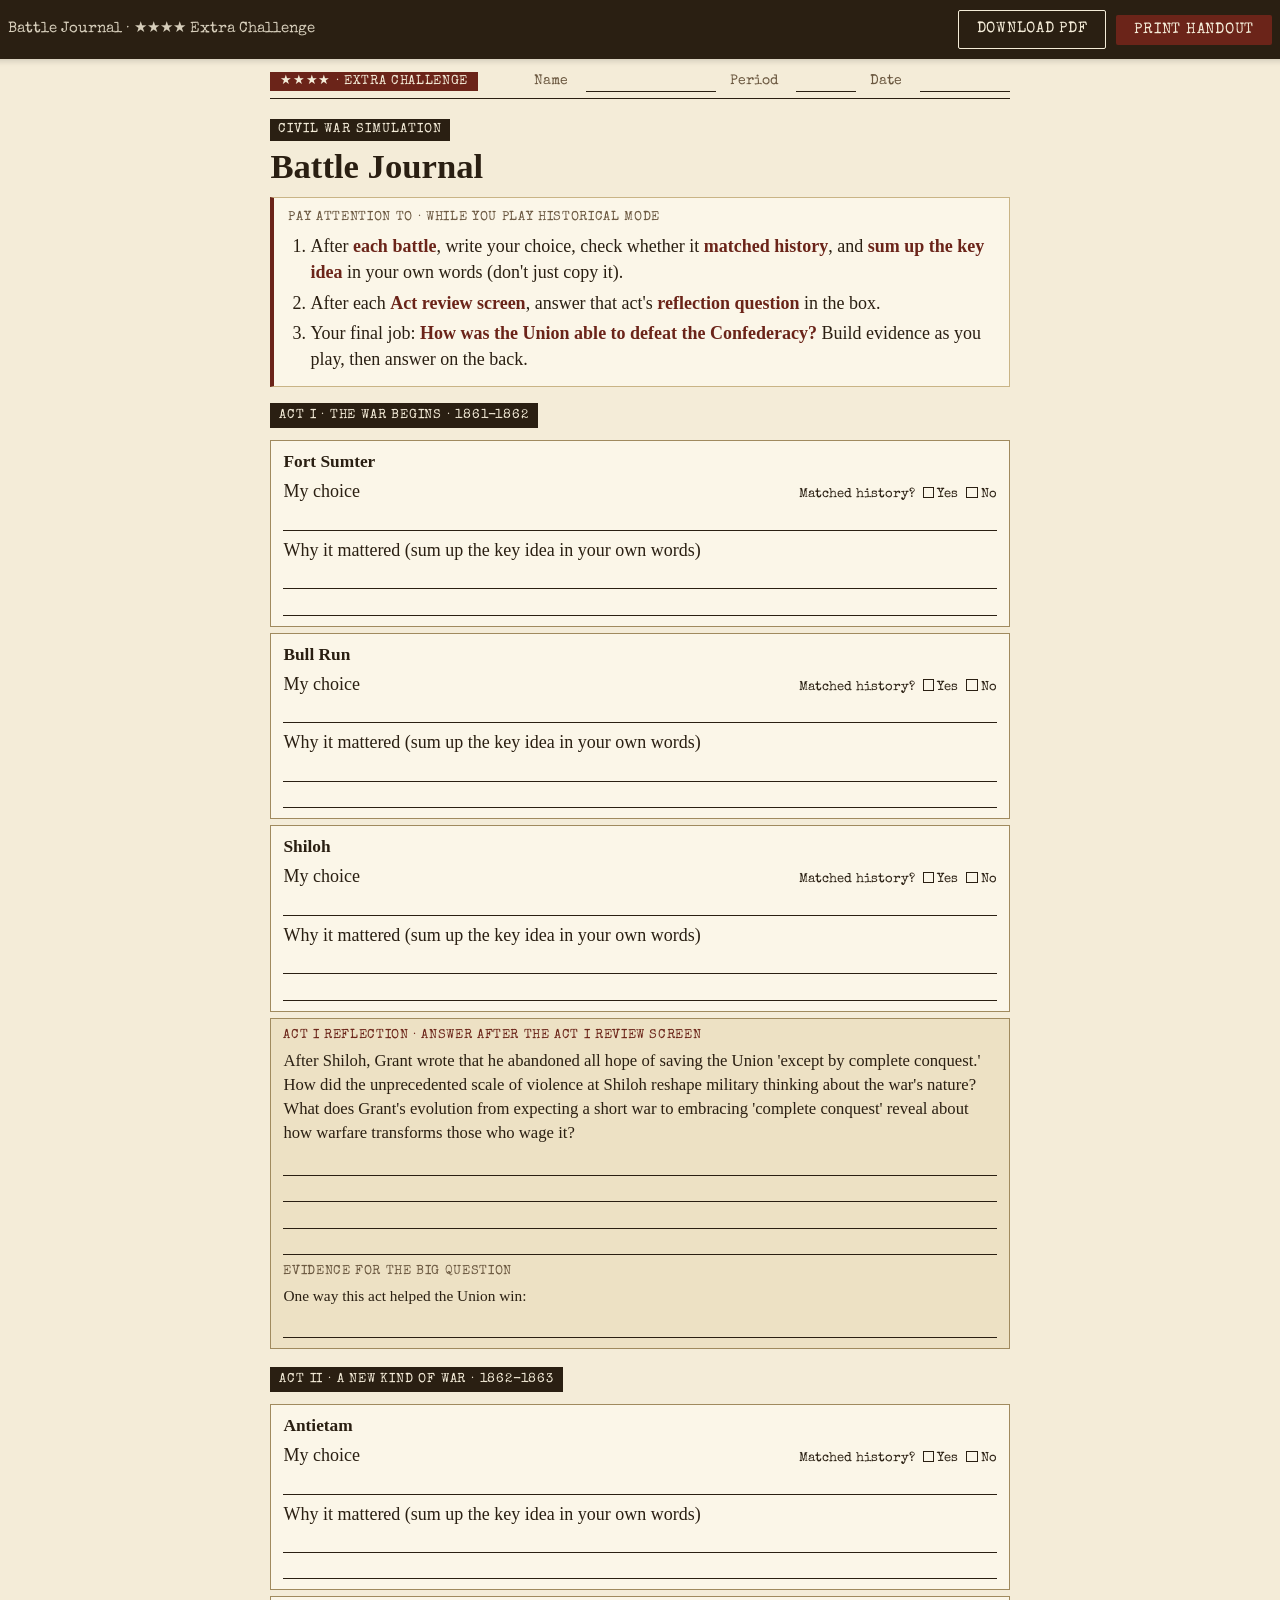
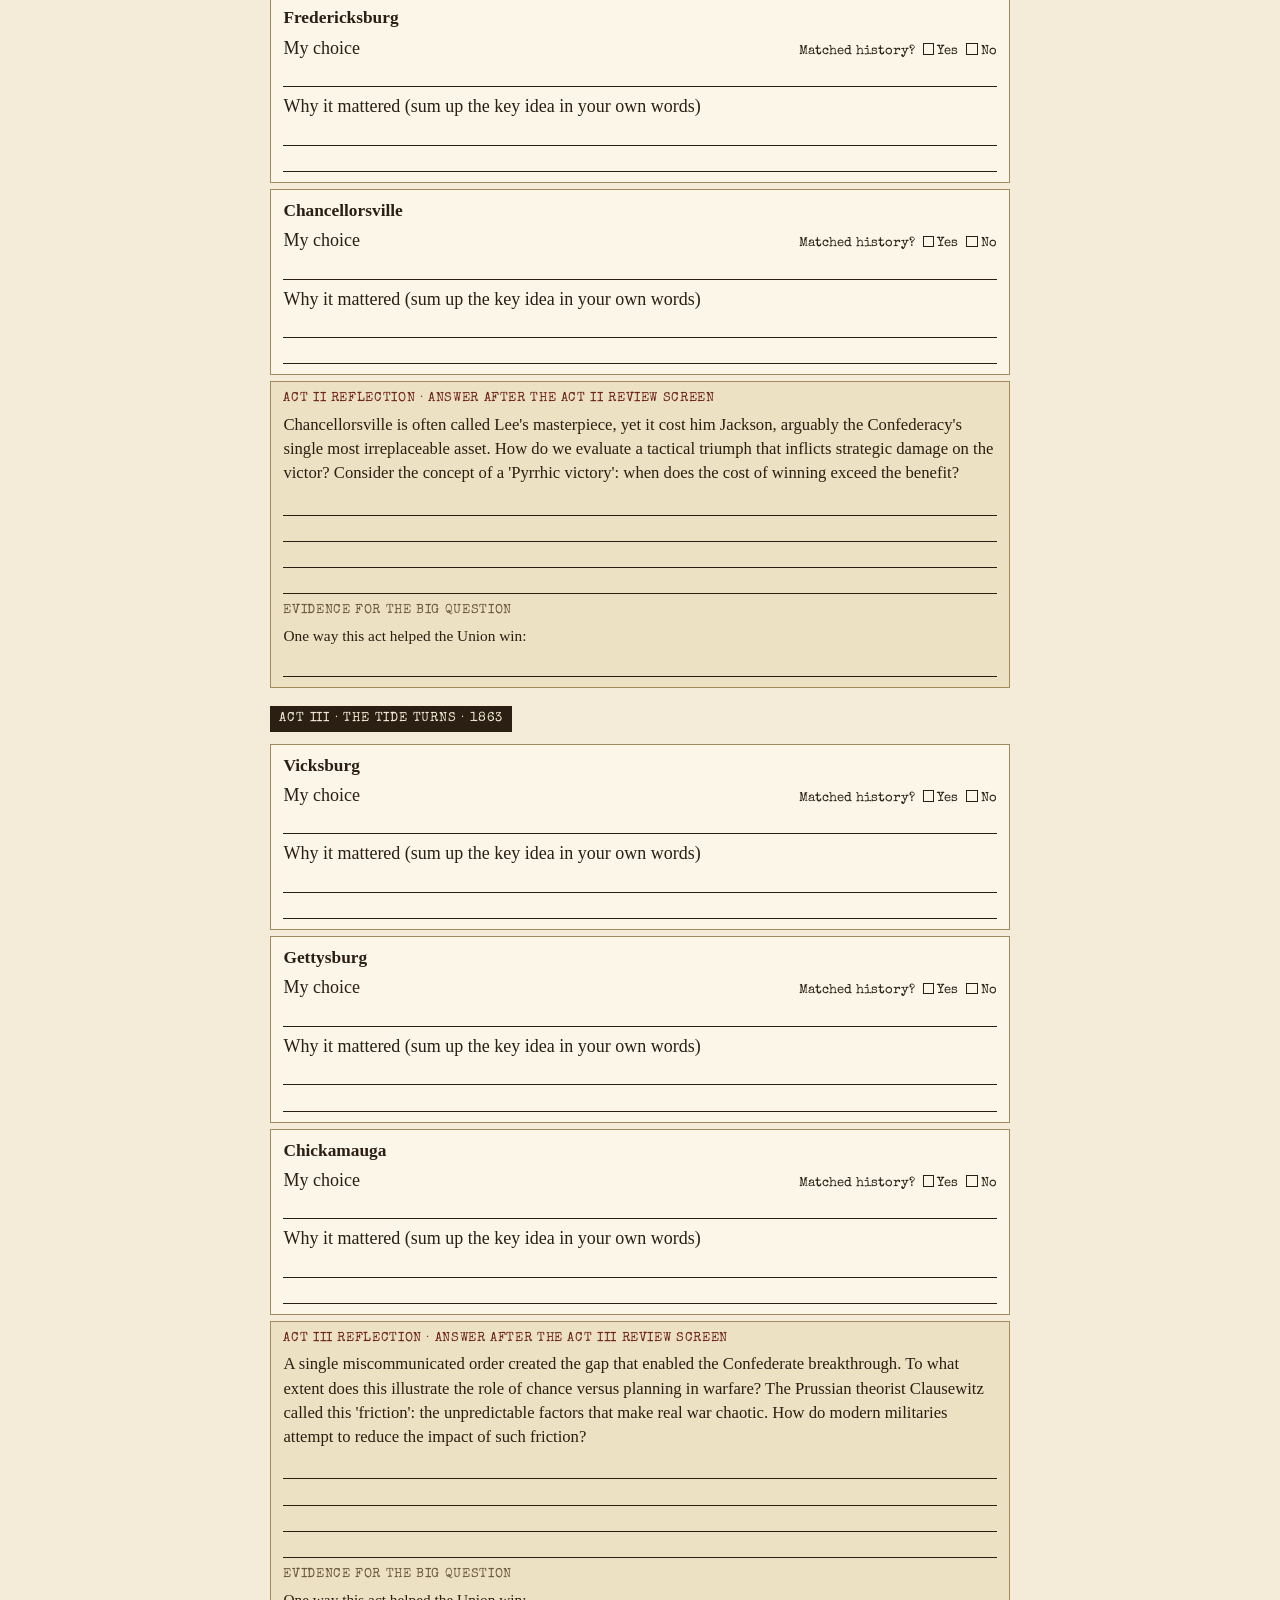
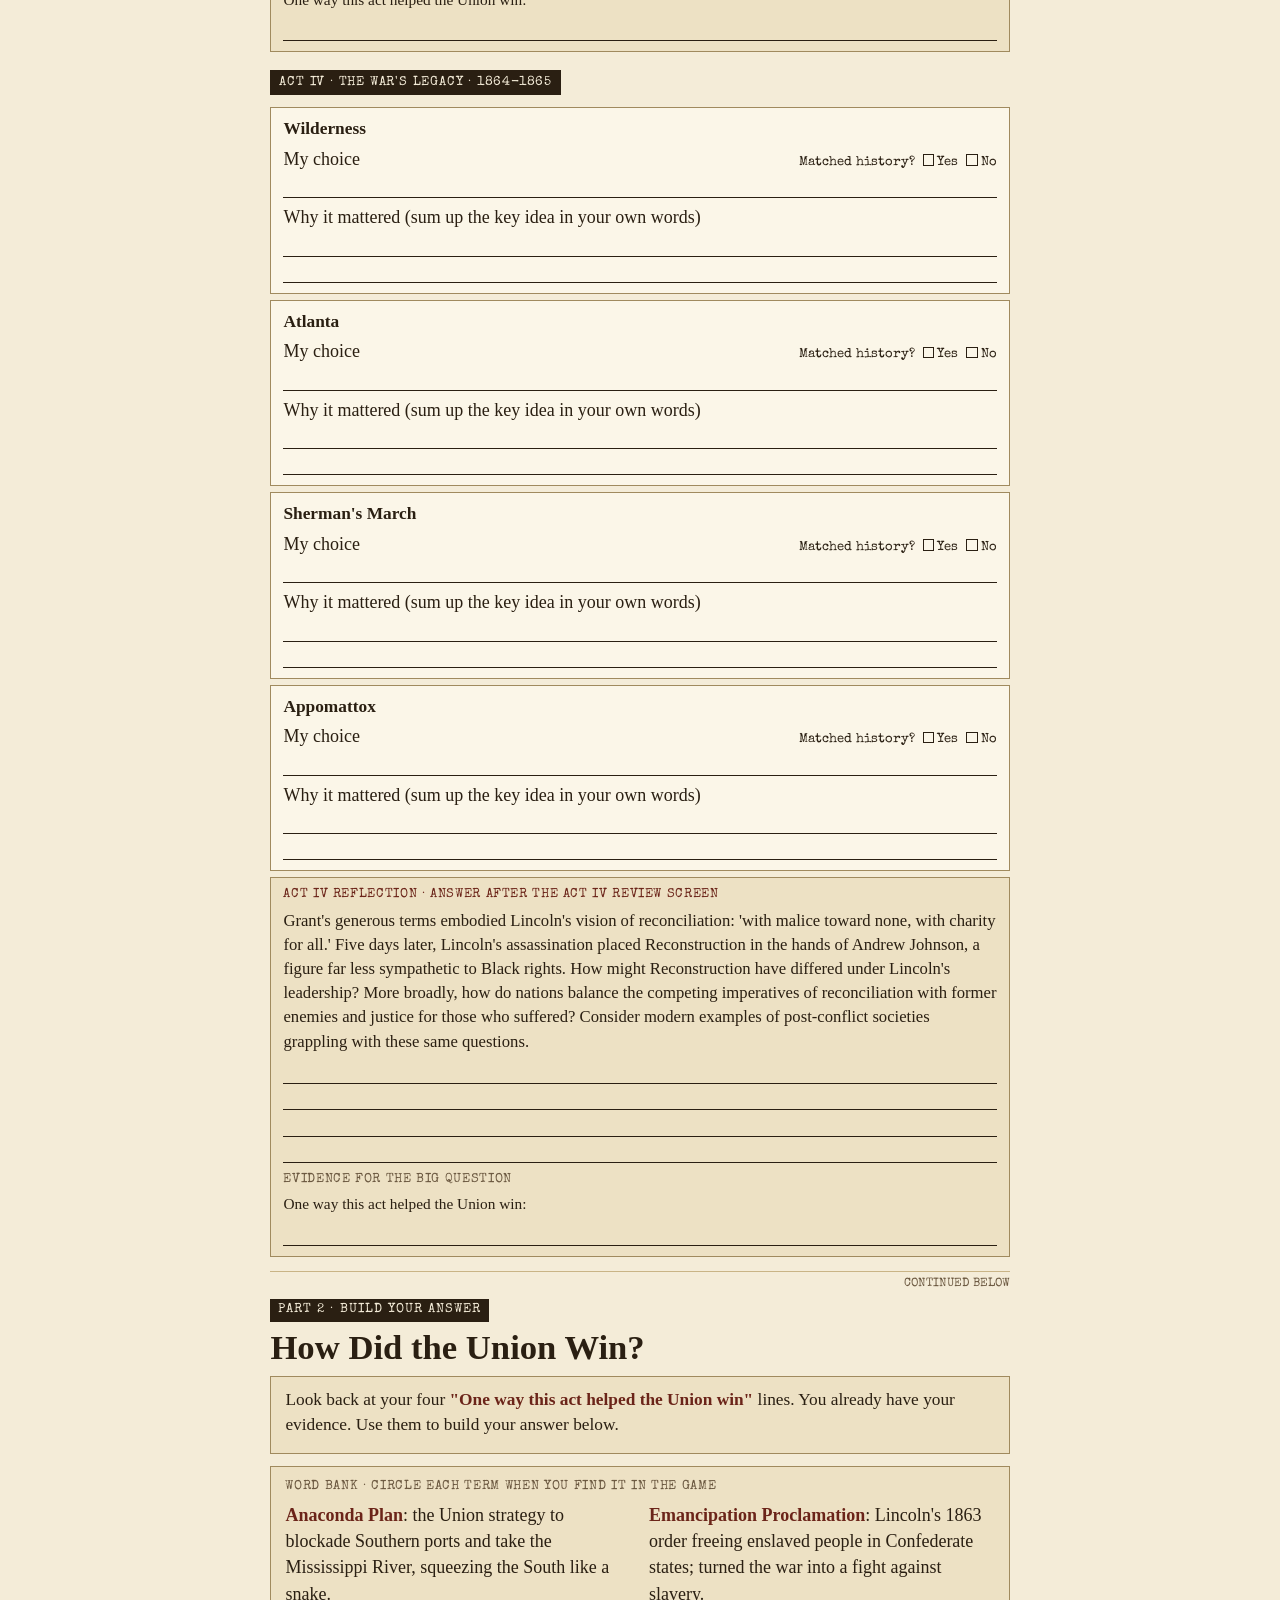
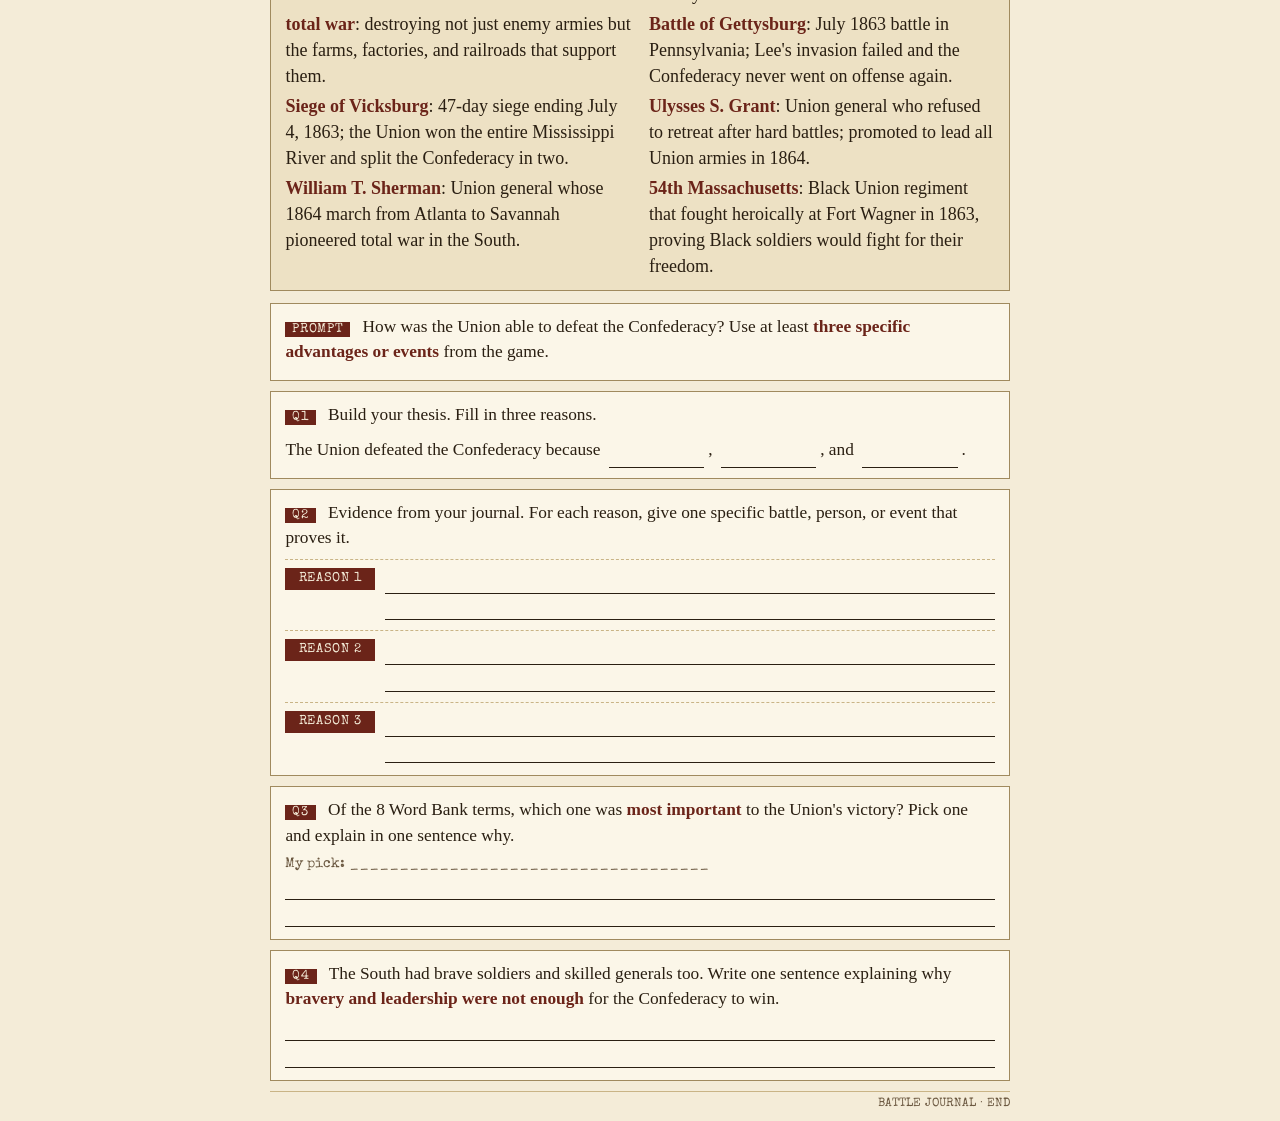
<file: handouts/battle-journal-advanced.html>
<!DOCTYPE html>
<html lang="en">
<head>
<meta charset="UTF-8">
<title>Battle Journal (Extra Challenge) — Civil War Simulation</title>
<link rel="preconnect" href="https://fonts.googleapis.com">
<link rel="preconnect" href="https://fonts.gstatic.com" crossorigin>
<link href="https://fonts.googleapis.com/css2?family=Old+Standard+TT:ital,wght@0,400;0,700;1,400&family=Special+Elite&display=swap" rel="stylesheet">
<style>
:root {
    --paper: #F4ECD8;
    --card: #FBF6E8;
    --card-warm: #EDE1C4;
    --ink: #2A1F12;
    --ink-soft: #6B5840;
    --rule: #C9B486;
    --rule-strong: #A08A5E;
    --brand: #6B2419;
}
@page { size: letter portrait; margin: 0.4in; }
* { box-sizing: border-box; }
html, body { background: var(--paper); color: var(--ink); margin: 0; padding: 0; }
body { font-family: 'Old Standard TT', Georgia, serif; font-size: 13.5pt; line-height: 1.45; }
.page { width: 7.7in; margin: 0 auto; padding: 0; }

/* Top-line strip */
.top-line {
    display: flex; justify-content: space-between; align-items: flex-end;
    border-bottom: 1.5px solid var(--ink); padding-bottom: 6px; margin-bottom: 14px;
}
.mod-tag {
    background: var(--brand); color: var(--paper);
    font-family: 'Special Elite', monospace; font-size: 10pt;
    padding: 3px 10px; letter-spacing: 0.05em; text-transform: uppercase;
}
.namebar {
    font-family: 'Special Elite', monospace; font-size: 10.5pt;
    color: var(--ink-soft); display: flex; gap: 14px; align-items: flex-end;
}
.namebar b {
    display: inline-block; min-width: 130px;
    border-bottom: 1px solid var(--ink); margin-left: 4px;
}

/* Section header */
.section-head {
    border-top: none !important; border-bottom: none !important;
    margin-bottom: 10px;
}
.badge {
    background: var(--ink); color: var(--paper);
    font-family: 'Special Elite', monospace; font-size: 9.5pt;
    padding: 2px 8px; letter-spacing: 0.08em; text-transform: uppercase;
    display: inline-block; margin-bottom: 4px;
}
.section-head h1 {
    font-family: 'Old Standard TT', Georgia, serif; font-weight: 700;
    font-size: 26pt; margin: 2px 0 0 0; line-height: 1.1;
}

/* PAT box */
.pat-list {
    background: var(--card); border-left: 4px solid var(--brand);
    padding: 10px 14px 10px 14px; margin: 12px 0;
    border-top: 1px solid var(--rule); border-right: 1px solid var(--rule); border-bottom: 1px solid var(--rule);
    break-inside: avoid; page-break-inside: avoid;
}
.pat-list .lbl {
    font-family: 'Special Elite', monospace; font-size: 10pt;
    color: var(--ink-soft); text-transform: uppercase; letter-spacing: 0.05em;
    margin-bottom: 6px;
}
.pat-list ol { margin: 0; padding-left: 22px; }
.pat-list li { margin-bottom: 4px; }
.pat-list b { color: var(--brand); }

/* Annotation guide */
.annot {
    background: var(--card-warm); border: 1px solid var(--rule-strong);
    padding: 10px 14px; margin: 12px 0;
    break-inside: avoid; page-break-inside: avoid;
}
.annot .lbl {
    font-family: 'Special Elite', monospace; font-size: 10pt;
    color: var(--ink-soft); text-transform: uppercase; letter-spacing: 0.05em;
    margin-bottom: 6px;
}
.annot-grid { display: grid; grid-template-columns: 1fr 1fr; gap: 4px 18px; }
.annot-grid div { font-size: 12pt; }
.annot-grid .mark {
    font-family: 'Special Elite', monospace; color: var(--brand);
    display: inline-block; width: 1.4em; font-weight: 700;
}

/* Act capture boxes */
.act-grid { display: grid; grid-template-columns: 1fr 1fr; gap: 10px; margin: 10px 0; }
.act-box {
    background: var(--card); border: 1px solid var(--rule-strong);
    padding: 8px 12px 10px 12px;
    break-inside: avoid; page-break-inside: avoid;
}
.act-box .act-tag {
    font-family: 'Special Elite', monospace; font-size: 9.5pt;
    color: var(--paper); background: var(--ink);
    padding: 2px 7px; letter-spacing: 0.06em; text-transform: uppercase;
    display: inline-block;
}
.act-box .act-title {
    font-family: 'Old Standard TT', serif; font-weight: 700; font-size: 14pt;
    margin: 4px 0 2px 0; color: var(--ink);
}
.act-box .act-battles {
    font-family: 'Special Elite', monospace; font-size: 9.5pt;
    color: var(--ink-soft); margin-bottom: 6px;
}
.act-box .field-lbl {
    font-family: 'Special Elite', monospace; font-size: 9.5pt;
    color: var(--brand); text-transform: uppercase; letter-spacing: 0.05em;
    margin-top: 6px;
}
.lineW {
    display: block; border-bottom: 1px solid var(--ink); height: 1.35em; margin: 2px 0;
}

/* Q-embed (essay scaffolding) */
.q-embed {
    background: var(--card); border: 1px solid var(--rule-strong);
    padding: 10px 14px; margin: 10px 0;
    break-inside: avoid; page-break-inside: avoid;
}
.qtag {
    background: var(--brand); color: var(--paper);
    font-family: 'Special Elite', monospace; font-size: 9.5pt;
    padding: 1px 7px; letter-spacing: 0.05em; text-transform: uppercase;
    margin-right: 8px;
}
.qtext { font-size: 13pt; margin-bottom: 6px; }
.qtext b { color: var(--brand); }
.thesis-line {
    display: inline-block; border-bottom: 1px solid var(--ink);
    width: 5.5em; height: 1.2em; margin: 0 4px; vertical-align: bottom;
}
.evidence-row {
    display: grid; grid-template-columns: 90px 1fr; gap: 10px;
    align-items: start; margin-top: 8px;
    padding-top: 8px; border-top: 1px dashed var(--rule);
}
.evidence-row .reason-tag {
    background: var(--brand); color: var(--paper);
    font-family: 'Special Elite', monospace; font-size: 9.5pt;
    padding: 2px 6px; letter-spacing: 0.05em; text-transform: uppercase;
    text-align: center;
}
.evidence-row .reason-body { }

/* Word Bank */
.wordbank {
    background: var(--card-warm); border: 1px solid var(--rule-strong);
    padding: 10px 14px; margin: 12px 0;
    break-inside: avoid; page-break-inside: avoid;
}
.wordbank .lbl {
    font-family: 'Special Elite', monospace; font-size: 10pt;
    color: var(--ink-soft); text-transform: uppercase; letter-spacing: 0.05em;
    margin-bottom: 6px;
}
.wordbank-grid { display: grid; grid-template-columns: 1fr 1fr; gap: 4px 18px; }
.wordbank-grid .term {
    font-weight: 700; color: var(--brand);
    font-family: 'Old Standard TT', serif;
}

/* Footer */
.foot {
    font-family: 'Special Elite', monospace; font-size: 9pt;
    color: var(--ink-soft); text-align: right; margin-top: 10px;
    border-top: 1px solid var(--rule); padding-top: 4px;
}

/* Print toolbar (screen only) */
.print-toolbar {
    position: sticky; top: 0; z-index: 10;
    background: var(--ink); color: var(--paper);
    padding: 10px 16px; margin: -8px -8px 14px -8px;
    display: flex; justify-content: space-between; align-items: center;
    font-family: 'Special Elite', monospace; font-size: 11pt;
    box-shadow: 0 2px 6px rgba(0,0,0,0.15);
}
.print-toolbar .hint { color: var(--paper); opacity: 0.85; }
.print-toolbar .actions { display: flex; gap: 10px; align-items: center; }
.print-toolbar button, .print-toolbar .dl {
    background: var(--brand); color: var(--paper); border: none;
    padding: 8px 18px; font-family: 'Special Elite', monospace; font-size: 11pt;
    letter-spacing: 0.05em; text-transform: uppercase; cursor: pointer;
    border-radius: 2px; text-decoration: none; display: inline-block;
}
.print-toolbar .dl {
    background: transparent; border: 1px solid var(--paper);
}
.print-toolbar button:hover { background: #8c2f1f; }
.print-toolbar .dl:hover { background: rgba(244,236,216,0.15); }

/* Page 2 continuation strip (lighter than top-line) */
.cont-line {
    font-family: 'Special Elite', monospace; font-size: 10pt;
    color: var(--ink-soft); border-bottom: 1px solid var(--rule);
    padding-bottom: 4px; margin-bottom: 14px;
    display: flex; justify-content: space-between; align-items: baseline;
}
.cont-line .left-cont { color: var(--ink-soft); }
.cont-line .right-cont { font-style: italic; }

/* Per-battle log */
.act-section { margin: 12px 0; }
.act-section-head {
    font-family: 'Special Elite', monospace; font-size: 10pt;
    color: var(--paper); background: var(--ink);
    padding: 3px 9px; letter-spacing: 0.06em; text-transform: uppercase;
    display: inline-block; margin-bottom: 6px;
}
.battle-row {
    border: 1px solid var(--rule-strong); background: var(--card);
    padding: 8px 12px; margin: 6px 0;
    break-inside: avoid; page-break-inside: avoid;
}
.battle-row .bname { font-family: 'Old Standard TT', serif; font-weight: 700; font-size: 13pt; }
.battle-row .frow { display: grid; grid-template-columns: 1fr auto; gap: 10px; align-items: baseline; margin-top: 4px; }
.battle-row .matched { font-family: 'Special Elite', monospace; font-size: 9.5pt; white-space: nowrap; }
.battle-row .matched .box { display: inline-block; width: 0.9em; height: 0.9em; border: 1.4px solid var(--ink); margin: 0 3px 0 8px; vertical-align: -1px; }
.reflect-box { background: var(--card-warm); border: 1px solid var(--rule-strong); padding: 8px 12px; margin: 6px 0 14px 0; break-inside: avoid; page-break-inside: avoid; }
.reflect-box .rlbl { font-family: 'Special Elite', monospace; font-size: 9.5pt; color: var(--brand); text-transform: uppercase; letter-spacing: 0.05em; margin-bottom: 4px; }
.reflect-box .rtext { font-size: 12.5pt; margin-bottom: 6px; }

/* Print: B&W classroom laser. Strip backgrounds, keep borders + text. */
@media print {
    html, body {
        background: white !important;
        color: black !important;
    }
    body { font-size: 12pt; line-height: 1.4; }
    .page { width: auto; margin: 0; padding: 0; }
    .print-toolbar { display: none !important; }

    /* Strip all decorative backgrounds for B&W printing */
    .pat-list, .act-box, .q-embed, .wordbank, .cont-line {
        background: white !important;
    }
    .badge, .mod-tag, .act-tag, .qtag, .reason-tag {
        background: white !important;
        color: black !important;
        border: 1px solid black;
    }
    .pat-list { border-left: 3px solid black; }
    .act-box, .q-embed, .wordbank { border: 1px solid black; }
    .pat-list b, .qtext b, .field-lbl, .wordbank-grid .term {
        color: black !important;
    }

    /* Page flow: let content flow naturally. Cards won't split mid-content
       because of break-inside:avoid, so they'll push to the next page when
       they don't fit, with no forced gaps. */
    .pat-list, .act-box, .q-embed, .wordbank {
        break-inside: avoid; page-break-inside: avoid;
    }
    /* Tighten vertical rhythm so each half fits on one page */
    .section-head { margin-bottom: 6px; }
    .section-head h1 { font-size: 22pt; margin-top: 0; }

    /* Greedy page flow: an act flows between its boxes so each page fills to
       the bottom, but every individual box stays whole on one page (never
       split across a page boundary) and a heading never strands at a page foot. */
    .act-section { break-inside: auto; page-break-inside: auto; }
    .battle-row, .reflect-box, .q-embed, .pat-list, .wordbank {
        break-inside: avoid; page-break-inside: avoid;
    }
    .act-section-head, .section-head, .section-head h1, .badge {
        break-after: avoid; page-break-after: avoid;
    }
    .act-section-head { break-inside: avoid; page-break-inside: avoid; }
    .section-head { break-inside: avoid; page-break-inside: avoid; }

    .pat-list, .act-box, .q-embed, .wordbank { margin: 6px 0; padding: 6px 10px; }
    .act-grid { gap: 6px; margin: 6px 0; }
    .lineW { height: 1.2em; margin: 1px 0; }
    .foot { display: none; }

    /* Word Bank: shrink to fit page 2 on a single sheet */
    .wordbank { padding: 5px 10px; margin: 4px 0; }
    .wordbank .lbl { font-size: 9pt; margin-bottom: 3px; }
    .wordbank-grid { font-size: 10.5pt; line-height: 1.3; gap: 2px 14px; }

    /* Page 2 tighten: keep Prompt + Q1-Q4 on one sheet */
    .q-embed { padding: 4px 10px; margin: 4px 0; }
    .qtext { font-size: 11.5pt; margin-bottom: 3px; }
    .qtext .qtag { padding: 1px 5px; }
    .stem { font-size: 10pt; margin: 2px 0 3px 0; }
    .evidence-row { margin-top: 4px; padding-top: 4px; gap: 8px; }
    .evidence-row .reason-tag { padding: 1px 4px; font-size: 9pt; }
    .thesis-line { height: 1em; }
    .cont-line { margin-bottom: 8px; }

    /* Per-battle log B&W overrides (break-inside handled by greedy-flow rules) */
    .battle-row, .reflect-box { background: white !important; border: 1px solid black; }
    .act-section-head { background: white !important; color: black !important; border: 1px solid black; }
    .battle-row .matched .box { border-color: black; }
}
</style>
</head>
<body>
<div class="print-toolbar">
    <span class="hint">Battle Journal · ★★★★ Extra Challenge</span>
    <span class="actions">
        <!-- The PDF is a static snapshot. If you edit this HTML, regenerate it. See handouts/README.md -->
        <a class="dl" href="battle-journal-advanced.pdf" download>Download PDF</a>
        <button onclick="window.print()">Print Handout</button>
    </span>
</div>

<div class="page">

    <div class="top-line">
        <div class="left"><span class="mod-tag">★★★★ · Extra Challenge</span></div>
        <div class="namebar">
            Name <b></b>
            Period <b style="min-width:60px;"></b>
            Date <b style="min-width:90px;"></b>
        </div>
    </div>

    <div class="section-head">
        <span class="badge">Civil War Simulation</span>
        <h1>Battle Journal</h1>
    </div>

    <div class="pat-list">
        <div class="lbl">Pay attention to · while you play Historical Mode</div>
        <ol>
            <li>After <b>each battle</b>, write your choice, check whether it <b>matched history</b>, and <b>sum up the key idea</b> in your own words (don't just copy it).</li>
            <li>After each <b>Act review screen</b>, answer that act's <b>reflection question</b> in the box.</li>
            <li>Your final job: <b>How was the Union able to defeat the Confederacy?</b> Build evidence as you play, then answer on the back.</li>
        </ol>
    </div>

    <div class="act-section">
        <span class="act-section-head">Act I · The War Begins · 1861-1862</span>

        <div class="battle-row">
            <div class="bname">Fort Sumter</div>
            <div class="frow"><span class="field-lbl">My choice</span><span class="matched">Matched history?<span class="box"></span>Yes<span class="box"></span>No</span></div>
            <span class="lineW"></span>
            <div class="field-lbl" style="margin-top:6px;">Why it mattered (sum up the key idea in your own words)</div>
            <span class="lineW"></span>
            <span class="lineW"></span>
        </div>

        <div class="battle-row">
            <div class="bname">Bull Run</div>
            <div class="frow"><span class="field-lbl">My choice</span><span class="matched">Matched history?<span class="box"></span>Yes<span class="box"></span>No</span></div>
            <span class="lineW"></span>
            <div class="field-lbl" style="margin-top:6px;">Why it mattered (sum up the key idea in your own words)</div>
            <span class="lineW"></span>
            <span class="lineW"></span>
        </div>

        <div class="battle-row">
            <div class="bname">Shiloh</div>
            <div class="frow"><span class="field-lbl">My choice</span><span class="matched">Matched history?<span class="box"></span>Yes<span class="box"></span>No</span></div>
            <span class="lineW"></span>
            <div class="field-lbl" style="margin-top:6px;">Why it mattered (sum up the key idea in your own words)</div>
            <span class="lineW"></span>
            <span class="lineW"></span>
        </div>

        <div class="reflect-box">
            <div class="rlbl">Act I reflection · answer after the Act I review screen</div>
            <div class="rtext">After Shiloh, Grant wrote that he abandoned all hope of saving the Union 'except by complete conquest.' How did the unprecedented scale of violence at Shiloh reshape military thinking about the war's nature? What does Grant's evolution from expecting a short war to embracing 'complete conquest' reveal about how warfare transforms those who wage it?</div>
            <span class="lineW"></span>
            <span class="lineW"></span>
            <span class="lineW"></span>
            <span class="lineW"></span>
            <div class="rlbl" style="margin-top:8px; color: var(--ink-soft);">Evidence for the big question</div>
            <div class="rtext" style="font-size:11.5pt;">One way this act helped the Union win:</div>
            <span class="lineW"></span>
        </div>
    </div>

    <div class="act-section">
        <span class="act-section-head">Act II · A New Kind of War · 1862-1863</span>

        <div class="battle-row">
            <div class="bname">Antietam</div>
            <div class="frow"><span class="field-lbl">My choice</span><span class="matched">Matched history?<span class="box"></span>Yes<span class="box"></span>No</span></div>
            <span class="lineW"></span>
            <div class="field-lbl" style="margin-top:6px;">Why it mattered (sum up the key idea in your own words)</div>
            <span class="lineW"></span>
            <span class="lineW"></span>
        </div>

        <div class="battle-row">
            <div class="bname">Fredericksburg</div>
            <div class="frow"><span class="field-lbl">My choice</span><span class="matched">Matched history?<span class="box"></span>Yes<span class="box"></span>No</span></div>
            <span class="lineW"></span>
            <div class="field-lbl" style="margin-top:6px;">Why it mattered (sum up the key idea in your own words)</div>
            <span class="lineW"></span>
            <span class="lineW"></span>
        </div>

        <div class="battle-row">
            <div class="bname">Chancellorsville</div>
            <div class="frow"><span class="field-lbl">My choice</span><span class="matched">Matched history?<span class="box"></span>Yes<span class="box"></span>No</span></div>
            <span class="lineW"></span>
            <div class="field-lbl" style="margin-top:6px;">Why it mattered (sum up the key idea in your own words)</div>
            <span class="lineW"></span>
            <span class="lineW"></span>
        </div>

        <div class="reflect-box">
            <div class="rlbl">Act II reflection · answer after the Act II review screen</div>
            <div class="rtext">Chancellorsville is often called Lee's masterpiece, yet it cost him Jackson, arguably the Confederacy's single most irreplaceable asset. How do we evaluate a tactical triumph that inflicts strategic damage on the victor? Consider the concept of a 'Pyrrhic victory': when does the cost of winning exceed the benefit?</div>
            <span class="lineW"></span>
            <span class="lineW"></span>
            <span class="lineW"></span>
            <span class="lineW"></span>
            <div class="rlbl" style="margin-top:8px; color: var(--ink-soft);">Evidence for the big question</div>
            <div class="rtext" style="font-size:11.5pt;">One way this act helped the Union win:</div>
            <span class="lineW"></span>
        </div>
    </div>

    <div class="act-section">
        <span class="act-section-head">Act III · The Tide Turns · 1863</span>

        <div class="battle-row">
            <div class="bname">Vicksburg</div>
            <div class="frow"><span class="field-lbl">My choice</span><span class="matched">Matched history?<span class="box"></span>Yes<span class="box"></span>No</span></div>
            <span class="lineW"></span>
            <div class="field-lbl" style="margin-top:6px;">Why it mattered (sum up the key idea in your own words)</div>
            <span class="lineW"></span>
            <span class="lineW"></span>
        </div>

        <div class="battle-row">
            <div class="bname">Gettysburg</div>
            <div class="frow"><span class="field-lbl">My choice</span><span class="matched">Matched history?<span class="box"></span>Yes<span class="box"></span>No</span></div>
            <span class="lineW"></span>
            <div class="field-lbl" style="margin-top:6px;">Why it mattered (sum up the key idea in your own words)</div>
            <span class="lineW"></span>
            <span class="lineW"></span>
        </div>

        <div class="battle-row">
            <div class="bname">Chickamauga</div>
            <div class="frow"><span class="field-lbl">My choice</span><span class="matched">Matched history?<span class="box"></span>Yes<span class="box"></span>No</span></div>
            <span class="lineW"></span>
            <div class="field-lbl" style="margin-top:6px;">Why it mattered (sum up the key idea in your own words)</div>
            <span class="lineW"></span>
            <span class="lineW"></span>
        </div>

        <div class="reflect-box">
            <div class="rlbl">Act III reflection · answer after the Act III review screen</div>
            <div class="rtext">A single miscommunicated order created the gap that enabled the Confederate breakthrough. To what extent does this illustrate the role of chance versus planning in warfare? The Prussian theorist Clausewitz called this 'friction': the unpredictable factors that make real war chaotic. How do modern militaries attempt to reduce the impact of such friction?</div>
            <span class="lineW"></span>
            <span class="lineW"></span>
            <span class="lineW"></span>
            <span class="lineW"></span>
            <div class="rlbl" style="margin-top:8px; color: var(--ink-soft);">Evidence for the big question</div>
            <div class="rtext" style="font-size:11.5pt;">One way this act helped the Union win:</div>
            <span class="lineW"></span>
        </div>
    </div>

    <div class="act-section">
        <span class="act-section-head">Act IV · The War's Legacy · 1864-1865</span>

        <div class="battle-row">
            <div class="bname">Wilderness</div>
            <div class="frow"><span class="field-lbl">My choice</span><span class="matched">Matched history?<span class="box"></span>Yes<span class="box"></span>No</span></div>
            <span class="lineW"></span>
            <div class="field-lbl" style="margin-top:6px;">Why it mattered (sum up the key idea in your own words)</div>
            <span class="lineW"></span>
            <span class="lineW"></span>
        </div>

        <div class="battle-row">
            <div class="bname">Atlanta</div>
            <div class="frow"><span class="field-lbl">My choice</span><span class="matched">Matched history?<span class="box"></span>Yes<span class="box"></span>No</span></div>
            <span class="lineW"></span>
            <div class="field-lbl" style="margin-top:6px;">Why it mattered (sum up the key idea in your own words)</div>
            <span class="lineW"></span>
            <span class="lineW"></span>
        </div>

        <div class="battle-row">
            <div class="bname">Sherman's March</div>
            <div class="frow"><span class="field-lbl">My choice</span><span class="matched">Matched history?<span class="box"></span>Yes<span class="box"></span>No</span></div>
            <span class="lineW"></span>
            <div class="field-lbl" style="margin-top:6px;">Why it mattered (sum up the key idea in your own words)</div>
            <span class="lineW"></span>
            <span class="lineW"></span>
        </div>

        <div class="battle-row">
            <div class="bname">Appomattox</div>
            <div class="frow"><span class="field-lbl">My choice</span><span class="matched">Matched history?<span class="box"></span>Yes<span class="box"></span>No</span></div>
            <span class="lineW"></span>
            <div class="field-lbl" style="margin-top:6px;">Why it mattered (sum up the key idea in your own words)</div>
            <span class="lineW"></span>
            <span class="lineW"></span>
        </div>

        <div class="reflect-box">
            <div class="rlbl">Act IV reflection · answer after the Act IV review screen</div>
            <div class="rtext">Grant's generous terms embodied Lincoln's vision of reconciliation: 'with malice toward none, with charity for all.' Five days later, Lincoln's assassination placed Reconstruction in the hands of Andrew Johnson, a figure far less sympathetic to Black rights. How might Reconstruction have differed under Lincoln's leadership? More broadly, how do nations balance the competing imperatives of reconciliation with former enemies and justice for those who suffered? Consider modern examples of post-conflict societies grappling with these same questions.</div>
            <span class="lineW"></span>
            <span class="lineW"></span>
            <span class="lineW"></span>
            <span class="lineW"></span>
            <div class="rlbl" style="margin-top:8px; color: var(--ink-soft);">Evidence for the big question</div>
            <div class="rtext" style="font-size:11.5pt;">One way this act helped the Union win:</div>
            <span class="lineW"></span>
        </div>
    </div>

    <div class="foot">CONTINUED BELOW</div>
</div>

<div class="page">

    <div class="section-head">
        <span class="badge">Part 2 · Build Your Answer</span>
        <h1>How Did the Union Win?</h1>
    </div>

    <div class="q-embed" style="background: var(--card-warm);">
        <div class="qtext">Look back at your four <b>"One way this act helped the Union win"</b> lines. You already have your evidence. Use them to build your answer below.</div>
    </div>

    <div class="wordbank">
        <div class="lbl">Word Bank · circle each term when you find it in the game</div>
        <div class="wordbank-grid">
            <div><span class="term">Anaconda Plan</span>: the Union strategy to blockade Southern ports and take the Mississippi River, squeezing the South like a snake.</div>
            <div><span class="term">Emancipation Proclamation</span>: Lincoln's 1863 order freeing enslaved people in Confederate states; turned the war into a fight against slavery.</div>
            <div><span class="term">total war</span>: destroying not just enemy armies but the farms, factories, and railroads that support them.</div>
            <div><span class="term">Battle of Gettysburg</span>: July 1863 battle in Pennsylvania; Lee's invasion failed and the Confederacy never went on offense again.</div>
            <div><span class="term">Siege of Vicksburg</span>: 47-day siege ending July 4, 1863; the Union won the entire Mississippi River and split the Confederacy in two.</div>
            <div><span class="term">Ulysses S. Grant</span>: Union general who refused to retreat after hard battles; promoted to lead all Union armies in 1864.</div>
            <div><span class="term">William T. Sherman</span>: Union general whose 1864 march from Atlanta to Savannah pioneered total war in the South.</div>
            <div><span class="term">54th Massachusetts</span>: Black Union regiment that fought heroically at Fort Wagner in 1863, proving Black soldiers would fight for their freedom.</div>
        </div>
    </div>

    <div class="q-embed">
        <div class="qtext"><span class="qtag">Prompt</span> How was the Union able to defeat the Confederacy? Use at least <b>three specific advantages or events</b> from the game.</div>
    </div>

    <div class="q-embed">
        <div class="qtext"><span class="qtag">Q1</span> Build your thesis. Fill in three reasons.</div>
        <div style="font-size: 13pt; line-height: 2; margin-top: 6px;">
            The Union defeated the Confederacy because
            <span class="thesis-line"></span>,
            <span class="thesis-line"></span>, and
            <span class="thesis-line"></span>.
        </div>
    </div>

    <div class="q-embed">
        <div class="qtext"><span class="qtag">Q2</span> Evidence from your journal. For each reason, give one specific battle, person, or event that proves it.</div>

        <div class="evidence-row">
            <div class="reason-tag">Reason 1</div>
            <div class="reason-body">
                <span class="lineW"></span>
                <span class="lineW"></span>
            </div>
        </div>

        <div class="evidence-row">
            <div class="reason-tag">Reason 2</div>
            <div class="reason-body">
                <span class="lineW"></span>
                <span class="lineW"></span>
            </div>
        </div>

        <div class="evidence-row">
            <div class="reason-tag">Reason 3</div>
            <div class="reason-body">
                <span class="lineW"></span>
                <span class="lineW"></span>
            </div>
        </div>
    </div>

    <div class="q-embed">
        <div class="qtext"><span class="qtag">Q3</span> Of the 8 Word Bank terms, which one was <b>most important</b> to the Union's victory? Pick one and explain in one sentence why.</div>
        <div style="font-family: 'Special Elite', monospace; font-size: 10.5pt; color: var(--ink-soft); margin-top: 4px;">My pick: ____________________________________</div>
        <span class="lineW"></span>
        <span class="lineW"></span>
    </div>

    <div class="q-embed">
        <div class="qtext"><span class="qtag">Q4</span> The South had brave soldiers and skilled generals too. Write one sentence explaining why <b>bravery and leadership were not enough</b> for the Confederacy to win.</div>
        <span class="lineW"></span>
        <span class="lineW"></span>
    </div>

    <div class="foot">BATTLE JOURNAL · END</div>
</div>

</body>
</html>
</file>
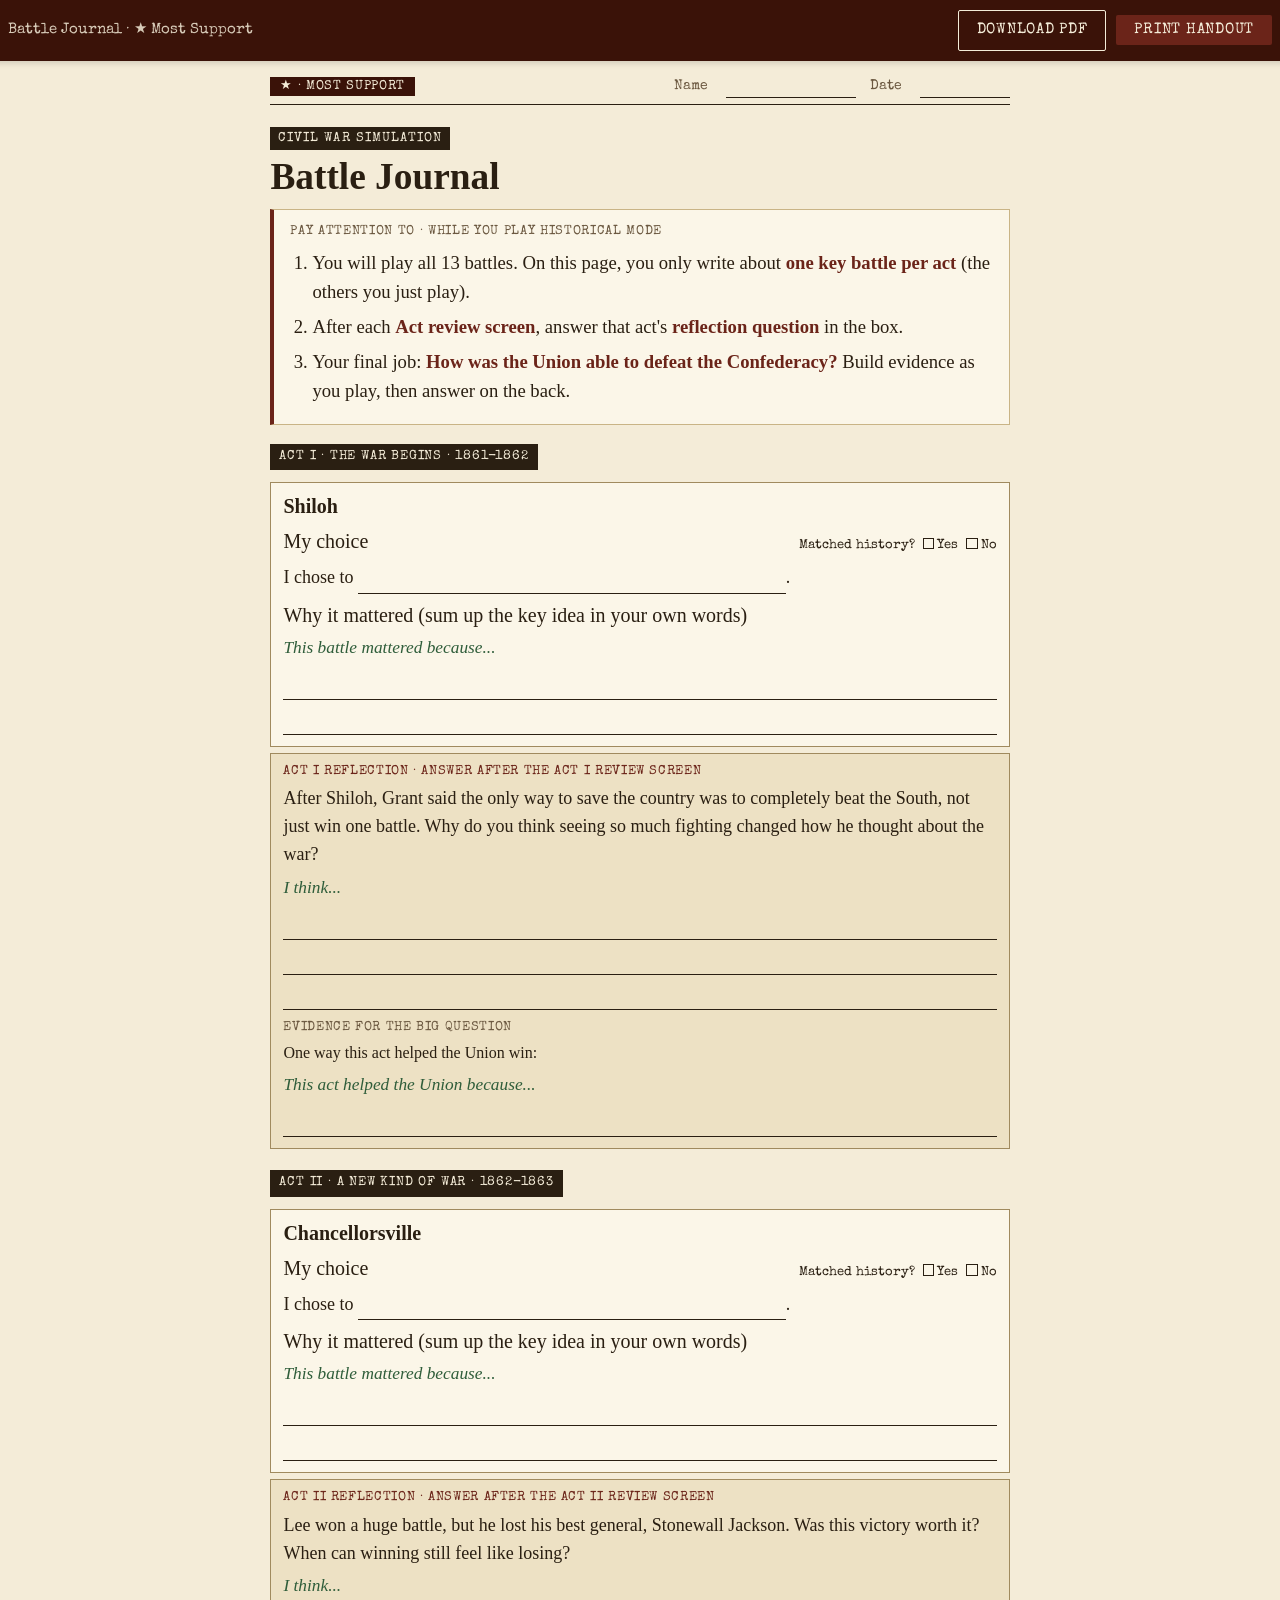
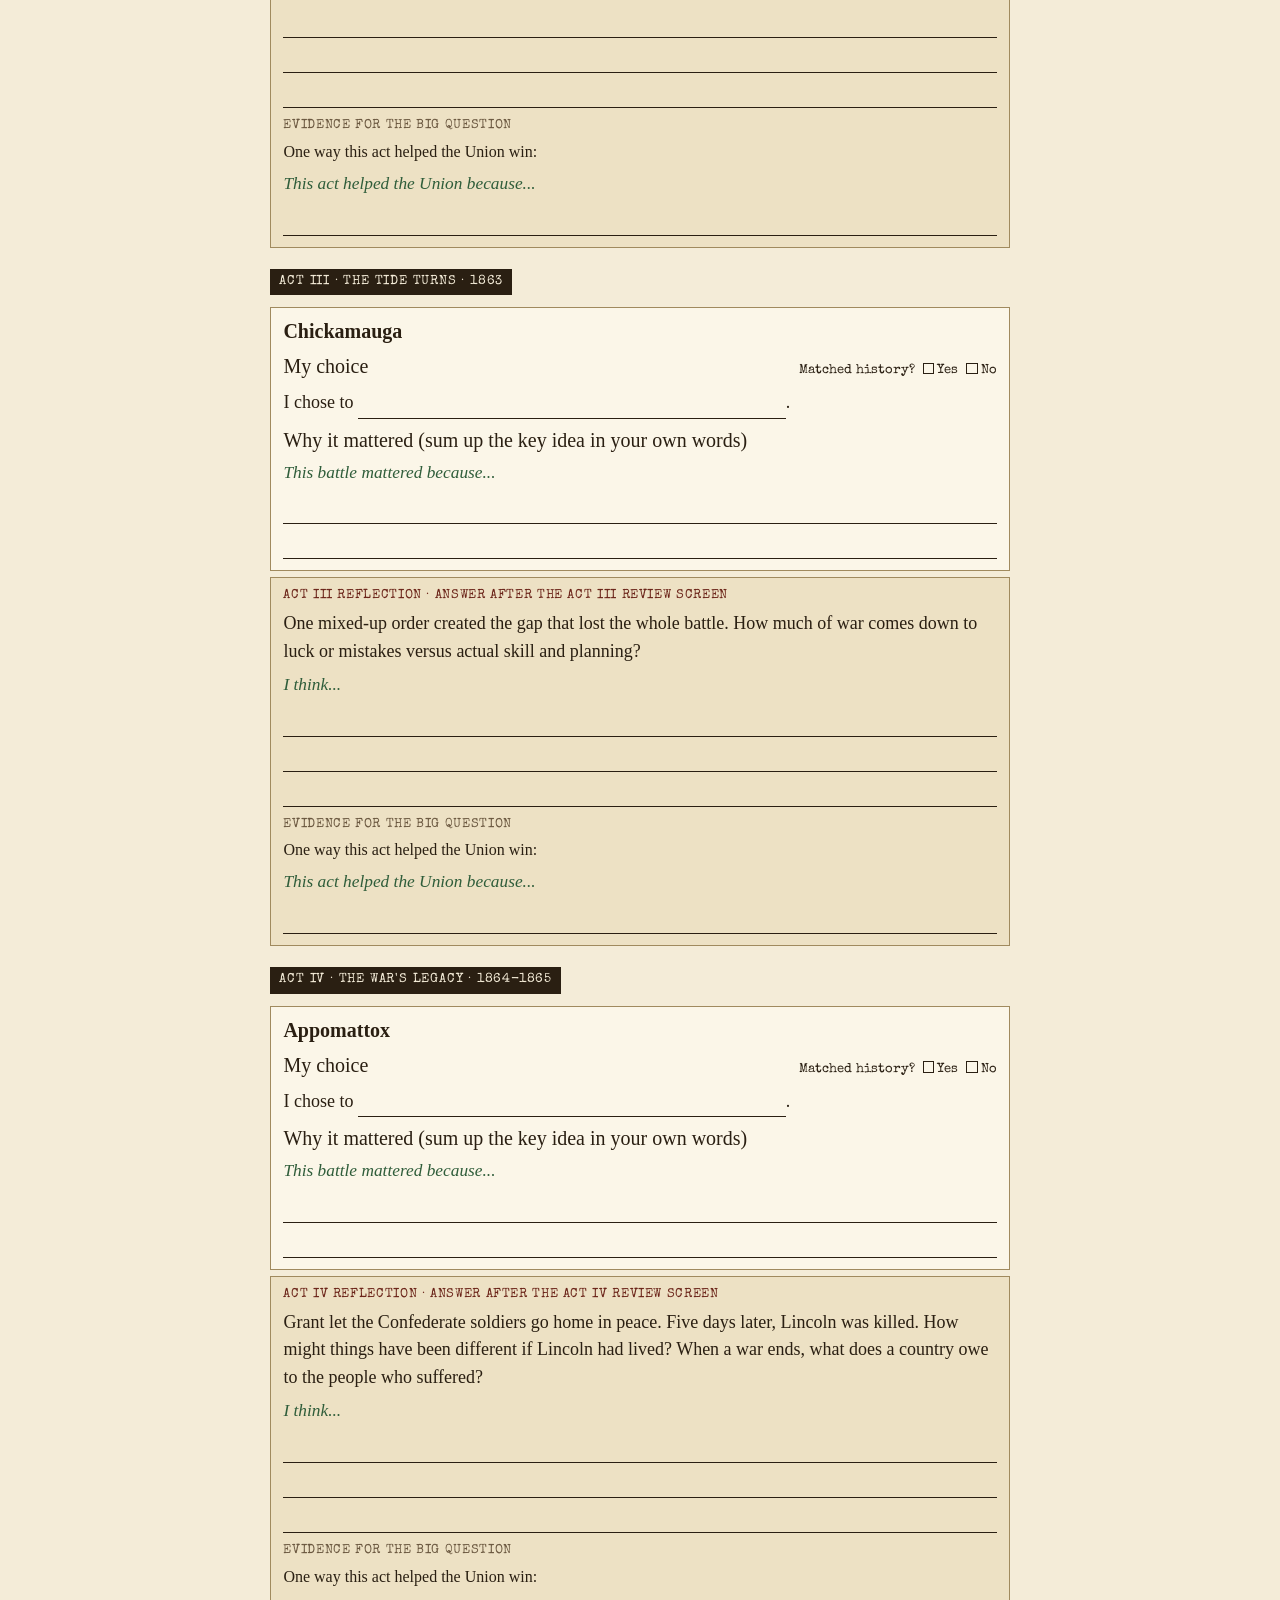
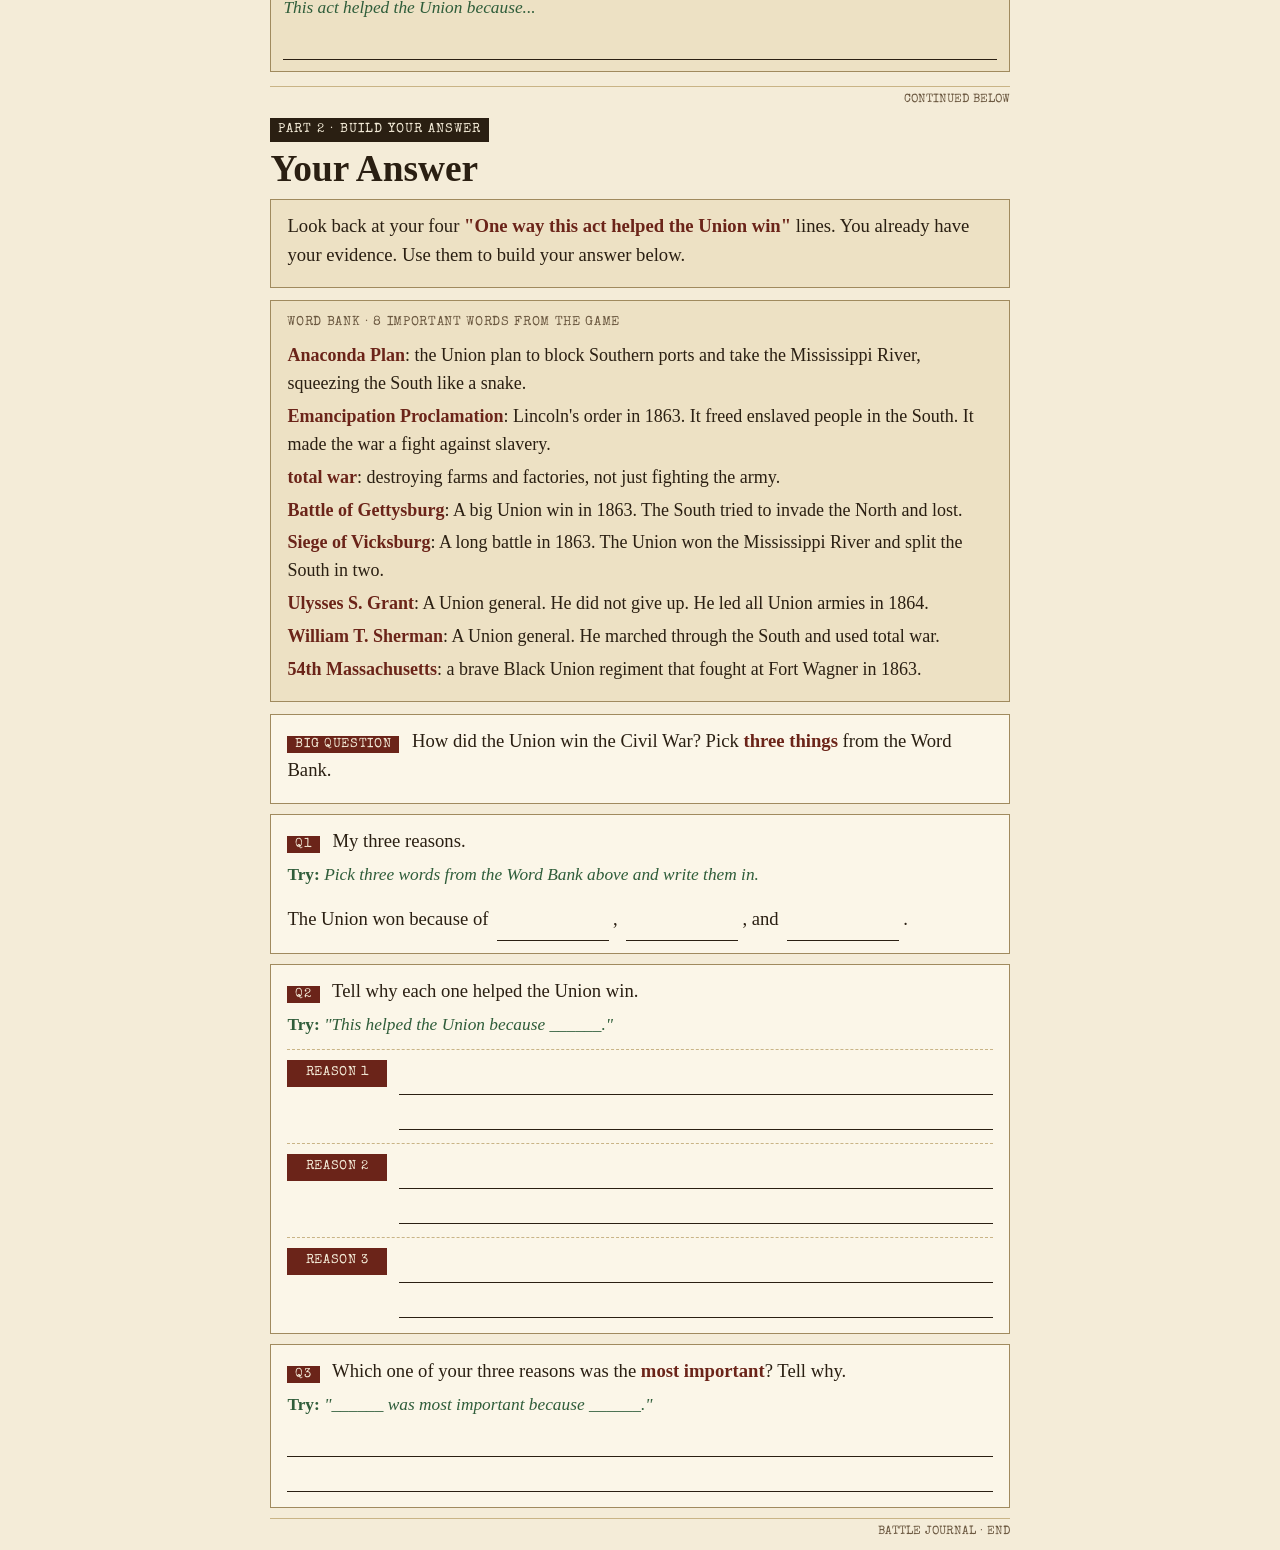
<file: handouts/battle-journal-extra-support.html>
<!DOCTYPE html>
<html lang="en">
<head>
<meta charset="UTF-8">
<title>Battle Journal — Civil War Simulation (Most Support)</title>
<link rel="preconnect" href="https://fonts.googleapis.com">
<link rel="preconnect" href="https://fonts.gstatic.com" crossorigin>
<link href="https://fonts.googleapis.com/css2?family=Old+Standard+TT:ital,wght@0,400;0,700;1,400&family=Special+Elite&display=swap" rel="stylesheet">
<style>
:root {
    --paper: #F4ECD8;
    --card: #FBF6E8;
    --card-warm: #EDE1C4;
    --ink: #2A1F12;
    --ink-soft: #6B5840;
    --rule: #C9B486;
    --rule-strong: #A08A5E;
    --brand: #6B2419;
    --ext: #3A1208;
    --stem-green: #2F5D3A;
}
@page { size: letter portrait; margin: 0.4in; }
* { box-sizing: border-box; }
html, body { background: var(--paper); color: var(--ink); margin: 0; padding: 0; }
body { font-family: 'Old Standard TT', Georgia, serif; font-size: 15pt; line-height: 1.55; }
.page { width: 7.7in; margin: 0 auto; padding: 0; }

.top-line {
    display: flex; justify-content: space-between; align-items: flex-end;
    border-bottom: 1.5px solid var(--ink); padding-bottom: 6px; margin-bottom: 14px;
}
.mod-tag {
    background: var(--ext); color: var(--paper);
    font-family: 'Special Elite', monospace; font-size: 10pt;
    padding: 3px 10px; letter-spacing: 0.05em; text-transform: uppercase;
}
.namebar {
    font-family: 'Special Elite', monospace; font-size: 10.5pt;
    color: var(--ink-soft); display: flex; gap: 14px; align-items: flex-end;
}
.namebar b {
    display: inline-block; min-width: 130px;
    border-bottom: 1px solid var(--ink); margin-left: 4px;
}

.section-head {
    border-top: none !important; border-bottom: none !important;
    margin-bottom: 10px;
}
.badge {
    background: var(--ink); color: var(--paper);
    font-family: 'Special Elite', monospace; font-size: 9.5pt;
    padding: 2px 8px; letter-spacing: 0.08em; text-transform: uppercase;
    display: inline-block; margin-bottom: 4px;
}
.section-head h1 {
    font-family: 'Old Standard TT', Georgia, serif; font-weight: 700;
    font-size: 28pt; margin: 2px 0 0 0; line-height: 1.1;
}

.pat-list {
    background: var(--card); border-left: 4px solid var(--brand);
    padding: 12px 16px; margin: 12px 0;
    border-top: 1px solid var(--rule); border-right: 1px solid var(--rule); border-bottom: 1px solid var(--rule);
    break-inside: avoid; page-break-inside: avoid;
}
.pat-list .lbl {
    font-family: 'Special Elite', monospace; font-size: 10pt;
    color: var(--ink-soft); text-transform: uppercase; letter-spacing: 0.05em;
    margin-bottom: 6px;
}
.pat-list ol { margin: 0; padding-left: 22px; font-size: 14pt; }
.pat-list li { margin-bottom: 6px; }
.pat-list b { color: var(--brand); }

/* act-list kept in CSS but no longer used for battle content */
.act-list { margin: 10px 0; }
.act-box {
    background: var(--card); border: 1px solid var(--rule-strong);
    padding: 10px 14px 12px 14px; margin-bottom: 10px;
    break-inside: avoid; page-break-inside: avoid;
}
.act-box .act-tag {
    font-family: 'Special Elite', monospace; font-size: 10pt;
    color: var(--paper); background: var(--ink);
    padding: 2px 8px; letter-spacing: 0.06em; text-transform: uppercase;
    display: inline-block;
}
.act-box .act-title {
    font-family: 'Old Standard TT', serif; font-weight: 700; font-size: 16pt;
    margin: 4px 0 2px 0; color: var(--ink);
}
.act-box .act-when {
    font-family: 'Special Elite', monospace; font-size: 10pt;
    color: var(--ink-soft); margin-bottom: 8px;
}
.act-box .field-lbl {
    font-family: 'Special Elite', monospace; font-size: 10pt;
    color: var(--brand); text-transform: uppercase; letter-spacing: 0.05em;
    margin-top: 6px;
}

.stem {
    font-style: italic; font-size: 13pt; color: var(--stem-green);
    margin: 4px 0 6px 0;
}
.stem b { color: var(--stem-green); font-style: normal; }

.lineW {
    display: block; border-bottom: 1px solid var(--ink); height: 1.6em; margin: 3px 0;
}

/* Per-battle log */
.act-section { margin: 12px 0; }
.act-section-head {
    font-family: 'Special Elite', monospace; font-size: 10pt;
    color: var(--paper); background: var(--ink);
    padding: 3px 9px; letter-spacing: 0.06em; text-transform: uppercase;
    display: inline-block; margin-bottom: 6px;
}
.battle-row {
    border: 1px solid var(--rule-strong); background: var(--card);
    padding: 8px 12px; margin: 6px 0;
    break-inside: avoid; page-break-inside: avoid;
}
.battle-row .bname { font-family: 'Old Standard TT', serif; font-weight: 700; font-size: 15pt; }
.battle-row .frow { display: grid; grid-template-columns: 1fr auto; gap: 10px; align-items: baseline; margin-top: 4px; }
.battle-row .matched { font-family: 'Special Elite', monospace; font-size: 9.5pt; white-space: nowrap; }
.battle-row .matched .box { display: inline-block; width: 0.9em; height: 0.9em; border: 1.4px solid var(--ink); margin: 0 3px 0 8px; vertical-align: -1px; }
.reflect-box { background: var(--card-warm); border: 1px solid var(--rule-strong); padding: 8px 12px; margin: 6px 0 14px 0; break-inside: avoid; page-break-inside: avoid; }
.reflect-box .rlbl { font-family: 'Special Elite', monospace; font-size: 9.5pt; color: var(--brand); text-transform: uppercase; letter-spacing: 0.05em; margin-bottom: 4px; }
.reflect-box .rtext { font-size: 13.5pt; margin-bottom: 6px; }

.q-embed {
    background: var(--card); border: 1px solid var(--rule-strong);
    padding: 12px 16px; margin: 10px 0;
    break-inside: avoid; page-break-inside: avoid;
}
.qtag {
    background: var(--brand); color: var(--paper);
    font-family: 'Special Elite', monospace; font-size: 10pt;
    padding: 2px 8px; letter-spacing: 0.05em; text-transform: uppercase;
    margin-right: 8px;
}
.qtext { font-size: 14pt; margin-bottom: 6px; }
.qtext b { color: var(--brand); }

.thesis-line {
    display: inline-block; border-bottom: 1px solid var(--ink);
    width: 6em; height: 1.4em; margin: 0 4px; vertical-align: bottom;
}
.evidence-row {
    display: grid; grid-template-columns: 100px 1fr; gap: 12px;
    align-items: start; margin-top: 10px;
    padding-top: 10px; border-top: 1px dashed var(--rule);
}
.evidence-row .reason-tag {
    background: var(--brand); color: var(--paper);
    font-family: 'Special Elite', monospace; font-size: 10pt;
    padding: 3px 6px; letter-spacing: 0.05em; text-transform: uppercase;
    text-align: center;
}

.wordbank {
    background: var(--card-warm); border: 1px solid var(--rule-strong);
    padding: 12px 16px; margin: 12px 0;
    break-inside: avoid; page-break-inside: avoid;
}
.wordbank .lbl {
    font-family: 'Special Elite', monospace; font-size: 10pt;
    color: var(--ink-soft); text-transform: uppercase; letter-spacing: 0.05em;
    margin-bottom: 8px;
}
.wordbank-list { font-size: 13.5pt; }
.wordbank-list .term {
    font-weight: 700; color: var(--brand);
    font-family: 'Old Standard TT', serif;
}
.wordbank-list div { margin-bottom: 5px; }

.blank-line {
    font-size: 13.5pt; margin: 4px 0; line-height: 1.8;
}
.blank-line .blank {
    display: inline-block; min-width: 60%;
    border-bottom: 1px solid var(--ink); height: 1.1em; vertical-align: bottom;
}

.foot {
    font-family: 'Special Elite', monospace; font-size: 9pt;
    color: var(--ink-soft); text-align: right; margin-top: 10px;
    border-top: 1px solid var(--rule); padding-top: 4px;
}

.print-toolbar {
    position: sticky; top: 0; z-index: 10;
    background: var(--ext); color: var(--paper);
    padding: 10px 16px; margin: -8px -8px 14px -8px;
    display: flex; justify-content: space-between; align-items: center;
    font-family: 'Special Elite', monospace; font-size: 11pt;
    box-shadow: 0 2px 6px rgba(0,0,0,0.15);
}
.print-toolbar .hint { color: var(--paper); opacity: 0.85; }
.print-toolbar .actions { display: flex; gap: 10px; align-items: center; }
.print-toolbar button, .print-toolbar .dl {
    background: var(--brand); color: var(--paper); border: none;
    padding: 8px 18px; font-family: 'Special Elite', monospace; font-size: 11pt;
    letter-spacing: 0.05em; text-transform: uppercase; cursor: pointer;
    border-radius: 2px; text-decoration: none; display: inline-block;
}
.print-toolbar .dl {
    background: transparent; border: 1px solid var(--paper);
}
.print-toolbar button:hover { background: #8c2f1f; }
.print-toolbar .dl:hover { background: rgba(244,236,216,0.15); }

.cont-line {
    font-family: 'Special Elite', monospace; font-size: 10pt;
    color: var(--ink-soft); border-bottom: 1px solid var(--rule);
    padding-bottom: 4px; margin-bottom: 14px;
    display: flex; justify-content: space-between; align-items: baseline;
}
.cont-line .left-cont { color: var(--ink-soft); }
.cont-line .right-cont { font-style: italic; }

@media print {
    html, body {
        background: white !important;
        color: black !important;
    }
    body { font-size: 13pt; line-height: 1.45; }
    .page { width: auto; margin: 0; padding: 0; }
    .print-toolbar { display: none !important; }

    .pat-list, .act-box, .q-embed, .wordbank, .cont-line {
        background: white !important;
    }
    .badge, .mod-tag, .act-tag, .qtag, .reason-tag {
        background: white !important;
        color: black !important;
        border: 1px solid black;
    }
    .pat-list { border-left: 3px solid black; }
    .act-box, .q-embed, .wordbank { border: 1px solid black; }
    .pat-list b, .qtext b, .field-lbl, .wordbank-list .term {
        color: black !important;
    }
    .stem { color: black !important; }

    .pat-list, .act-box, .q-embed, .wordbank {
        break-inside: avoid; page-break-inside: avoid;
    }
    .section-head { margin-bottom: 6px; }
    .section-head h1 { font-size: 22pt; margin-top: 0; }

    /* Greedy page flow: an act flows between its boxes so each page fills to
       the bottom, but every individual box stays whole on one page (never
       split across a page boundary) and a heading never strands at a page foot. */
    .act-section { break-inside: auto; page-break-inside: auto; }
    .battle-row, .reflect-box, .q-embed, .pat-list, .wordbank {
        break-inside: avoid; page-break-inside: avoid;
    }
    .act-section-head, .section-head, .section-head h1, .badge {
        break-after: avoid; page-break-after: avoid;
    }
    .act-section-head { break-inside: avoid; page-break-inside: avoid; }
    .section-head { break-inside: avoid; page-break-inside: avoid; }

    .pat-list, .act-box, .q-embed, .wordbank { margin: 6px 0; padding: 8px 12px; }
    .act-list { margin: 6px 0; }
    .act-box { margin-bottom: 6px; }
    .lineW { height: 1.3em; margin: 2px 0; }
    .foot { display: none; }

    /* Per-battle log B&W overrides (break-inside handled by greedy-flow rules) */
    .battle-row, .reflect-box { background: white !important; border: 1px solid black; }
    .act-section-head { background: white !important; color: black !important; border: 1px solid black; }
    .battle-row .matched .box { border-color: black; }
    .blank-line .blank { border-bottom-color: black; }
}
</style>
</head>
<body>
<div class="print-toolbar">
    <span class="hint">Battle Journal · ★ Most Support</span>
    <span class="actions">
        <!-- The PDF is a static snapshot. If you edit this HTML, regenerate it. See handouts/README.md -->
        <a class="dl" href="battle-journal-extra-support.pdf" download>Download PDF</a>
        <button onclick="window.print()">Print Handout</button>
    </span>
</div>

<div class="page">

    <div class="top-line">
        <div class="left"><span class="mod-tag">★ · Most Support</span></div>
        <div class="namebar">
            Name <b></b>
            Date <b style="min-width:90px;"></b>
        </div>
    </div>

    <div class="section-head">
        <span class="badge">Civil War Simulation</span>
        <h1>Battle Journal</h1>
    </div>

    <div class="pat-list">
        <div class="lbl">Pay attention to · while you play Historical Mode</div>
        <ol>
            <li>You will play all 13 battles. On this page, you only write about <b>one key battle per act</b> (the others you just play).</li>
            <li>After each <b>Act review screen</b>, answer that act's <b>reflection question</b> in the box.</li>
            <li>Your final job: <b>How was the Union able to defeat the Confederacy?</b> Build evidence as you play, then answer on the back.</li>
        </ol>
    </div>

    <div class="act-section">
        <span class="act-section-head">Act I · The War Begins · 1861-1862</span>

        <div class="battle-row">
            <div class="bname">Shiloh</div>
            <div class="frow"><span class="field-lbl">My choice</span><span class="matched">Matched history?<span class="box"></span>Yes<span class="box"></span>No</span></div>
            <div class="blank-line">I chose to <span class="blank"></span>.</div>
            <div class="field-lbl" style="margin-top:6px;">Why it mattered (sum up the key idea in your own words)</div>
            <div class="stem">This battle mattered because...</div>
            <span class="lineW"></span>
            <span class="lineW"></span>
        </div>

        <div class="reflect-box">
            <div class="rlbl">Act I reflection · answer after the Act I review screen</div>
            <div class="rtext">After Shiloh, Grant said the only way to save the country was to completely beat the South, not just win one battle. Why do you think seeing so much fighting changed how he thought about the war?</div>
            <div class="stem">I think...</div>
            <span class="lineW"></span>
            <span class="lineW"></span>
            <span class="lineW"></span>
            <div class="rlbl" style="margin-top:8px; color: var(--ink-soft);">Evidence for the big question</div>
            <div class="rtext" style="font-size:12pt;">One way this act helped the Union win:</div>
            <div class="stem">This act helped the Union because...</div>
            <span class="lineW"></span>
        </div>
    </div>

    <div class="act-section">
        <span class="act-section-head">Act II · A New Kind of War · 1862-1863</span>

        <div class="battle-row">
            <div class="bname">Chancellorsville</div>
            <div class="frow"><span class="field-lbl">My choice</span><span class="matched">Matched history?<span class="box"></span>Yes<span class="box"></span>No</span></div>
            <div class="blank-line">I chose to <span class="blank"></span>.</div>
            <div class="field-lbl" style="margin-top:6px;">Why it mattered (sum up the key idea in your own words)</div>
            <div class="stem">This battle mattered because...</div>
            <span class="lineW"></span>
            <span class="lineW"></span>
        </div>

        <div class="reflect-box">
            <div class="rlbl">Act II reflection · answer after the Act II review screen</div>
            <div class="rtext">Lee won a huge battle, but he lost his best general, Stonewall Jackson. Was this victory worth it? When can winning still feel like losing?</div>
            <div class="stem">I think...</div>
            <span class="lineW"></span>
            <span class="lineW"></span>
            <span class="lineW"></span>
            <div class="rlbl" style="margin-top:8px; color: var(--ink-soft);">Evidence for the big question</div>
            <div class="rtext" style="font-size:12pt;">One way this act helped the Union win:</div>
            <div class="stem">This act helped the Union because...</div>
            <span class="lineW"></span>
        </div>
    </div>

    <div class="act-section">
        <span class="act-section-head">Act III · The Tide Turns · 1863</span>

        <div class="battle-row">
            <div class="bname">Chickamauga</div>
            <div class="frow"><span class="field-lbl">My choice</span><span class="matched">Matched history?<span class="box"></span>Yes<span class="box"></span>No</span></div>
            <div class="blank-line">I chose to <span class="blank"></span>.</div>
            <div class="field-lbl" style="margin-top:6px;">Why it mattered (sum up the key idea in your own words)</div>
            <div class="stem">This battle mattered because...</div>
            <span class="lineW"></span>
            <span class="lineW"></span>
        </div>

        <div class="reflect-box">
            <div class="rlbl">Act III reflection · answer after the Act III review screen</div>
            <div class="rtext">One mixed-up order created the gap that lost the whole battle. How much of war comes down to luck or mistakes versus actual skill and planning?</div>
            <div class="stem">I think...</div>
            <span class="lineW"></span>
            <span class="lineW"></span>
            <span class="lineW"></span>
            <div class="rlbl" style="margin-top:8px; color: var(--ink-soft);">Evidence for the big question</div>
            <div class="rtext" style="font-size:12pt;">One way this act helped the Union win:</div>
            <div class="stem">This act helped the Union because...</div>
            <span class="lineW"></span>
        </div>
    </div>

    <div class="act-section">
        <span class="act-section-head">Act IV · The War's Legacy · 1864-1865</span>

        <div class="battle-row">
            <div class="bname">Appomattox</div>
            <div class="frow"><span class="field-lbl">My choice</span><span class="matched">Matched history?<span class="box"></span>Yes<span class="box"></span>No</span></div>
            <div class="blank-line">I chose to <span class="blank"></span>.</div>
            <div class="field-lbl" style="margin-top:6px;">Why it mattered (sum up the key idea in your own words)</div>
            <div class="stem">This battle mattered because...</div>
            <span class="lineW"></span>
            <span class="lineW"></span>
        </div>

        <div class="reflect-box">
            <div class="rlbl">Act IV reflection · answer after the Act IV review screen</div>
            <div class="rtext">Grant let the Confederate soldiers go home in peace. Five days later, Lincoln was killed. How might things have been different if Lincoln had lived? When a war ends, what does a country owe to the people who suffered?</div>
            <div class="stem">I think...</div>
            <span class="lineW"></span>
            <span class="lineW"></span>
            <span class="lineW"></span>
            <div class="rlbl" style="margin-top:8px; color: var(--ink-soft);">Evidence for the big question</div>
            <div class="rtext" style="font-size:12pt;">One way this act helped the Union win:</div>
            <div class="stem">This act helped the Union because...</div>
            <span class="lineW"></span>
        </div>
    </div>

    <div class="foot">CONTINUED BELOW</div>
</div>

<div class="page">

    <div class="section-head">
        <span class="badge">Part 2 · Build Your Answer</span>
        <h1>Your Answer</h1>
    </div>

    <div class="q-embed" style="background: var(--card-warm);">
        <div class="qtext">Look back at your four <b>"One way this act helped the Union win"</b> lines. You already have your evidence. Use them to build your answer below.</div>
    </div>

    <div class="wordbank">
        <div class="lbl">Word Bank · 8 important words from the game</div>
        <div class="wordbank-list">
            <div><span class="term">Anaconda Plan</span>: the Union plan to block Southern ports and take the Mississippi River, squeezing the South like a snake.</div>
            <div><span class="term">Emancipation Proclamation</span>: Lincoln's order in 1863. It freed enslaved people in the South. It made the war a fight against slavery.</div>
            <div><span class="term">total war</span>: destroying farms and factories, not just fighting the army.</div>
            <div><span class="term">Battle of Gettysburg</span>: A big Union win in 1863. The South tried to invade the North and lost.</div>
            <div><span class="term">Siege of Vicksburg</span>: A long battle in 1863. The Union won the Mississippi River and split the South in two.</div>
            <div><span class="term">Ulysses S. Grant</span>: A Union general. He did not give up. He led all Union armies in 1864.</div>
            <div><span class="term">William T. Sherman</span>: A Union general. He marched through the South and used total war.</div>
            <div><span class="term">54th Massachusetts</span>: a brave Black Union regiment that fought at Fort Wagner in 1863.</div>
        </div>
    </div>

    <div class="q-embed">
        <div class="qtext"><span class="qtag">Big Question</span> How did the Union win the Civil War? Pick <b>three things</b> from the Word Bank.</div>
    </div>

    <div class="q-embed">
        <div class="qtext"><span class="qtag">Q1</span> My three reasons.</div>
        <div class="stem"><b>Try:</b> Pick three words from the Word Bank above and write them in.</div>
        <div style="font-size: 14pt; line-height: 2.4; margin-top: 8px;">
            The Union won because of
            <span class="thesis-line"></span>,
            <span class="thesis-line"></span>, and
            <span class="thesis-line"></span>.
        </div>
    </div>

    <div class="q-embed">
        <div class="qtext"><span class="qtag">Q2</span> Tell why each one helped the Union win.</div>
        <div class="stem"><b>Try:</b> "This helped the Union because ______."</div>

        <div class="evidence-row">
            <div class="reason-tag">Reason 1</div>
            <div class="reason-body">
                <span class="lineW"></span>
                <span class="lineW"></span>
            </div>
        </div>

        <div class="evidence-row">
            <div class="reason-tag">Reason 2</div>
            <div class="reason-body">
                <span class="lineW"></span>
                <span class="lineW"></span>
            </div>
        </div>

        <div class="evidence-row">
            <div class="reason-tag">Reason 3</div>
            <div class="reason-body">
                <span class="lineW"></span>
                <span class="lineW"></span>
            </div>
        </div>
    </div>

    <div class="q-embed">
        <div class="qtext"><span class="qtag">Q3</span> Which one of your three reasons was the <b>most important</b>? Tell why.</div>
        <div class="stem"><b>Try:</b> "______ was most important because ______."</div>
        <span class="lineW"></span>
        <span class="lineW"></span>
    </div>

    <div class="foot">BATTLE JOURNAL · END</div>
</div>

</body>
</html>
</file>
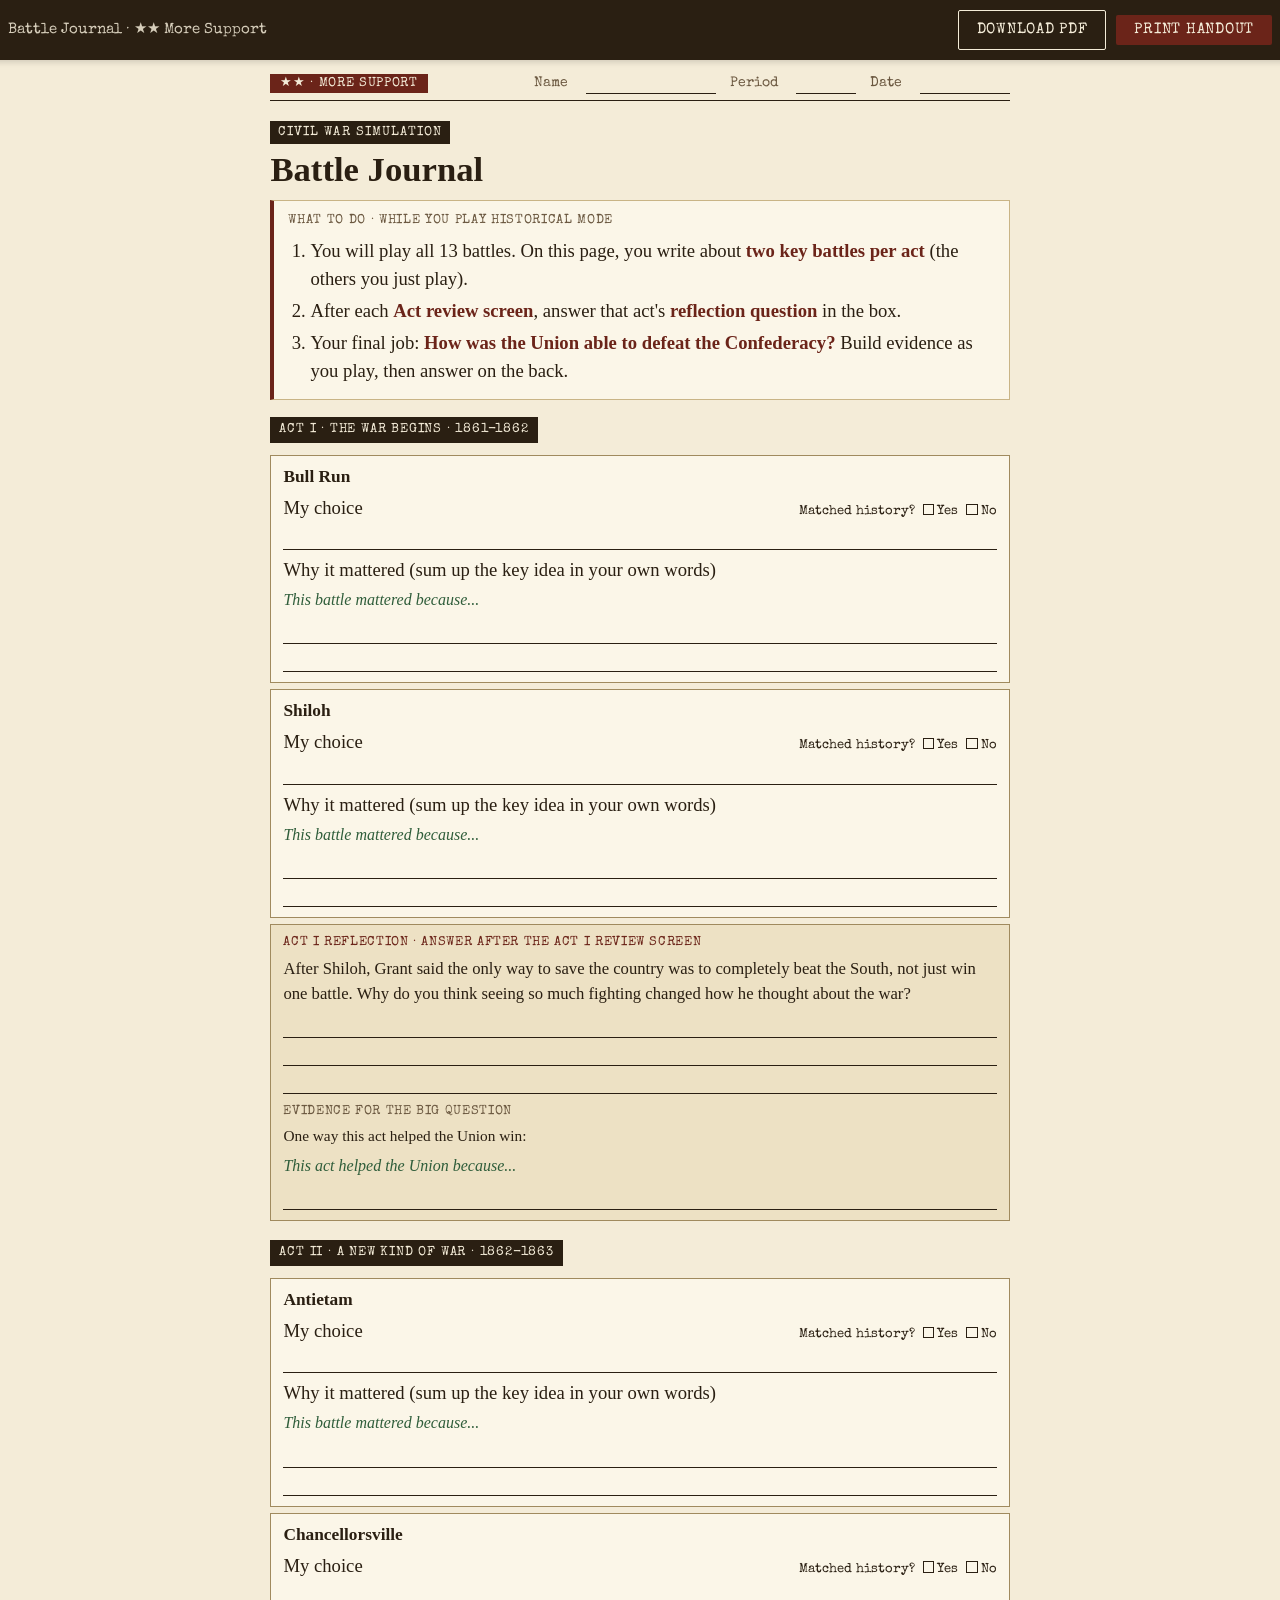
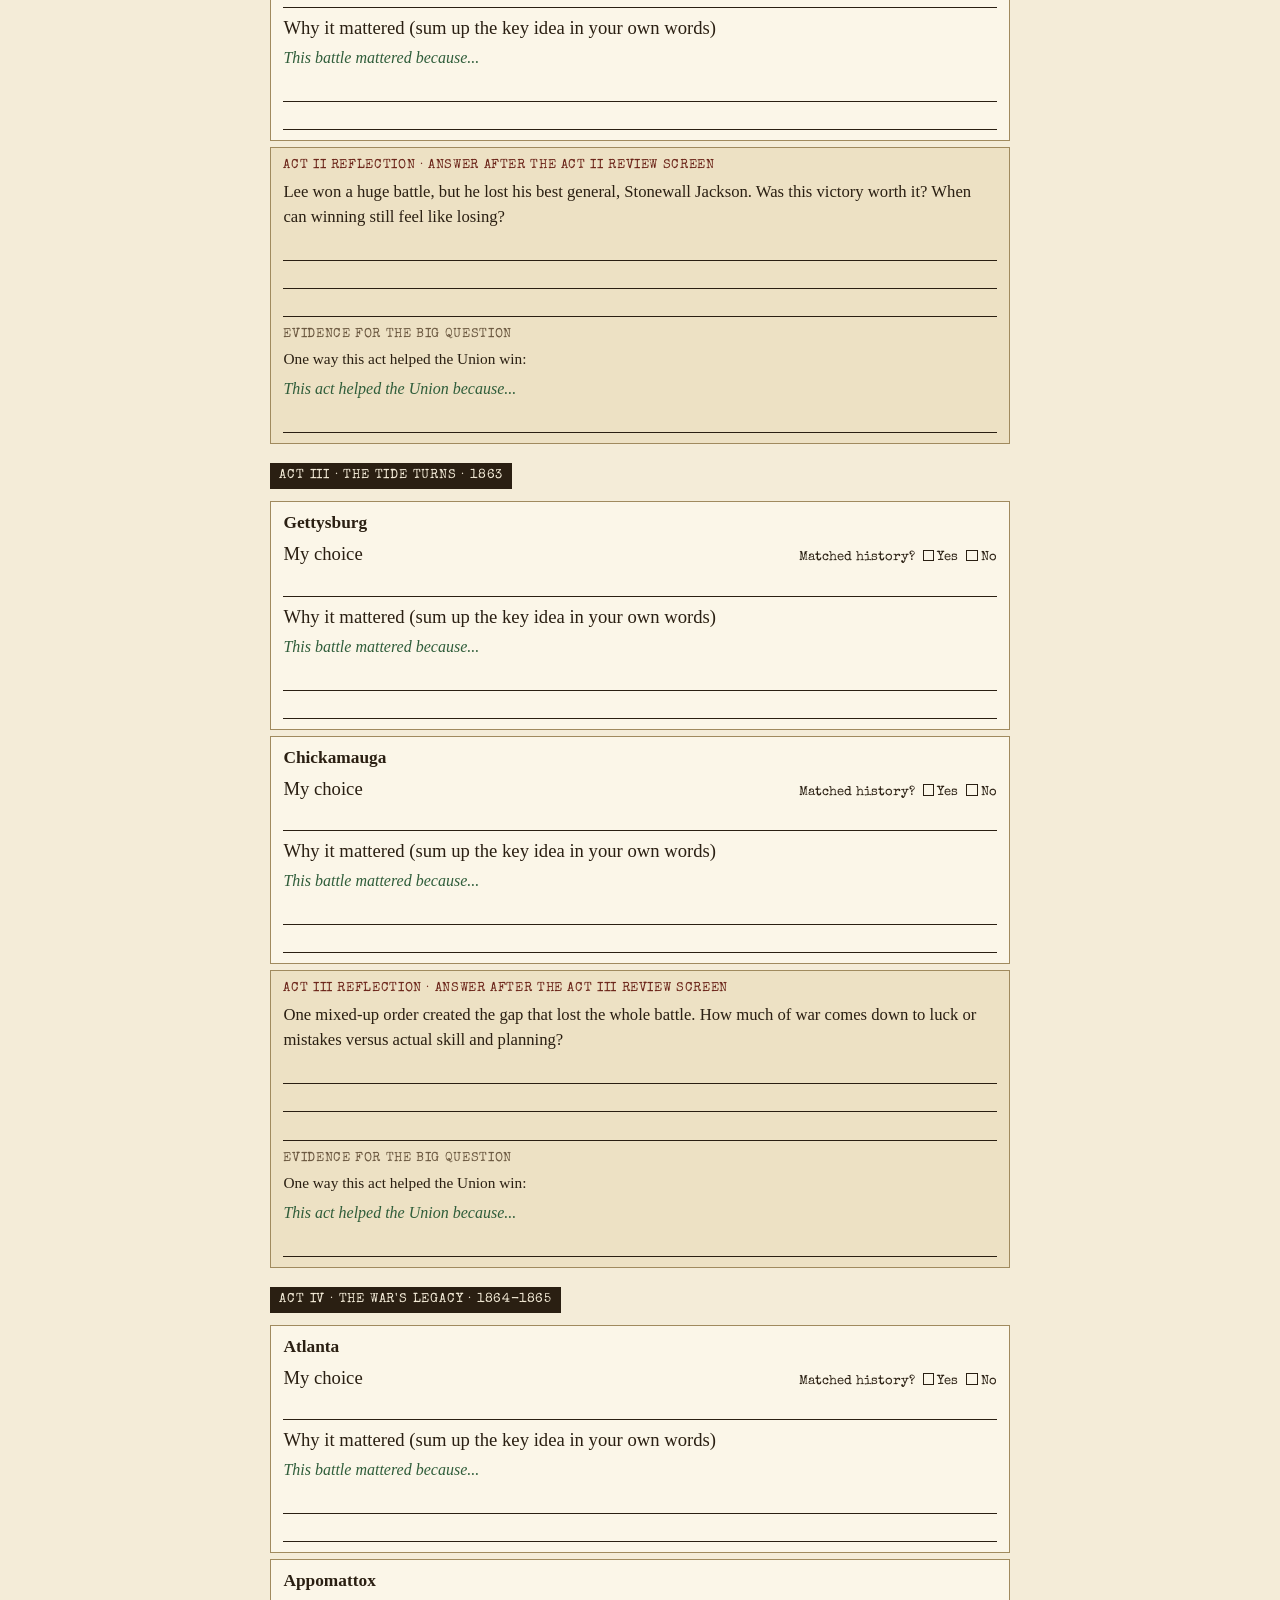
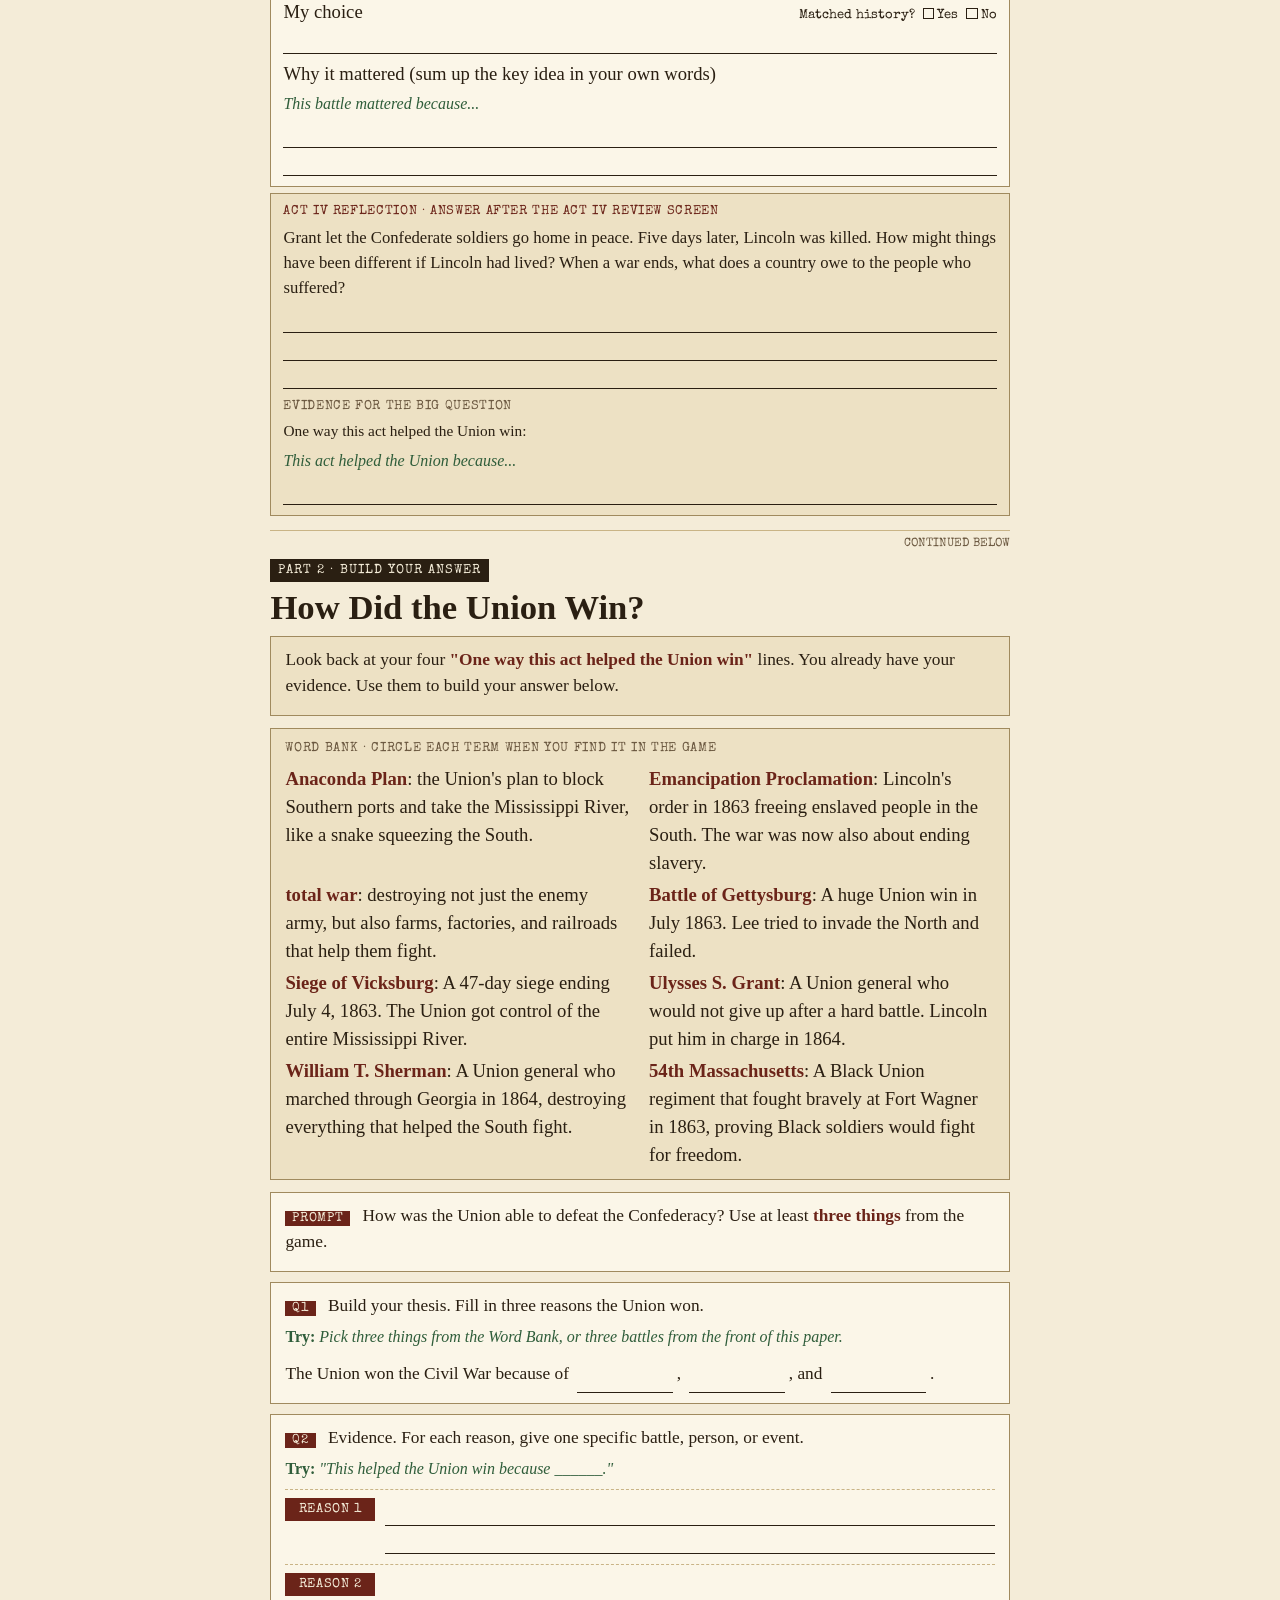
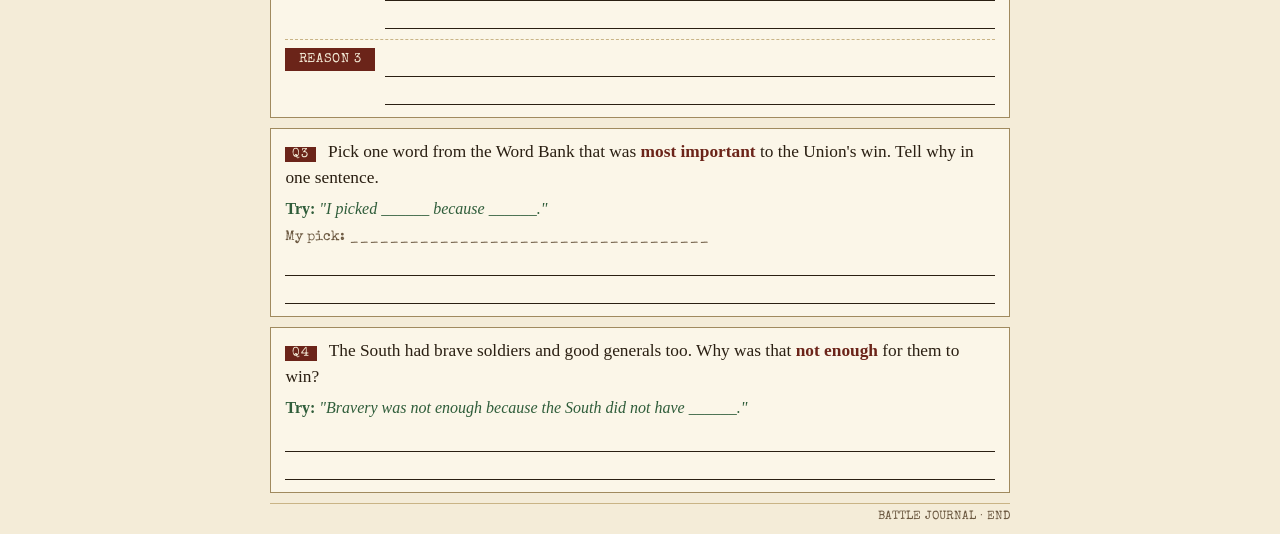
<file: handouts/battle-journal-some-support.html>
<!DOCTYPE html>
<html lang="en">
<head>
<meta charset="UTF-8">
<title>Battle Journal — Civil War Simulation (More Support)</title>
<link rel="preconnect" href="https://fonts.googleapis.com">
<link rel="preconnect" href="https://fonts.gstatic.com" crossorigin>
<link href="https://fonts.googleapis.com/css2?family=Old+Standard+TT:ital,wght@0,400;0,700;1,400&family=Special+Elite&display=swap" rel="stylesheet">
<style>
:root {
    --paper: #F4ECD8;
    --card: #FBF6E8;
    --card-warm: #EDE1C4;
    --ink: #2A1F12;
    --ink-soft: #6B5840;
    --rule: #C9B486;
    --rule-strong: #A08A5E;
    --brand: #6B2419;
    --stem-green: #2F5D3A;
}
@page { size: letter portrait; margin: 0.4in; }
* { box-sizing: border-box; }
html, body { background: var(--paper); color: var(--ink); margin: 0; padding: 0; }
body { font-family: 'Old Standard TT', Georgia, serif; font-size: 14pt; line-height: 1.5; }
.page { width: 7.7in; margin: 0 auto; padding: 0; }

.top-line {
    display: flex; justify-content: space-between; align-items: flex-end;
    border-bottom: 1.5px solid var(--ink); padding-bottom: 6px; margin-bottom: 14px;
}
.mod-tag {
    background: var(--brand); color: var(--paper);
    font-family: 'Special Elite', monospace; font-size: 10pt;
    padding: 3px 10px; letter-spacing: 0.05em; text-transform: uppercase;
}
.namebar {
    font-family: 'Special Elite', monospace; font-size: 10.5pt;
    color: var(--ink-soft); display: flex; gap: 14px; align-items: flex-end;
}
.namebar b {
    display: inline-block; min-width: 130px;
    border-bottom: 1px solid var(--ink); margin-left: 4px;
}

.section-head {
    border-top: none !important; border-bottom: none !important;
    margin-bottom: 10px;
}
.badge {
    background: var(--ink); color: var(--paper);
    font-family: 'Special Elite', monospace; font-size: 9.5pt;
    padding: 2px 8px; letter-spacing: 0.08em; text-transform: uppercase;
    display: inline-block; margin-bottom: 4px;
}
.section-head h1 {
    font-family: 'Old Standard TT', Georgia, serif; font-weight: 700;
    font-size: 26pt; margin: 2px 0 0 0; line-height: 1.1;
}

.pat-list {
    background: var(--card); border-left: 4px solid var(--brand);
    padding: 10px 14px; margin: 12px 0;
    border-top: 1px solid var(--rule); border-right: 1px solid var(--rule); border-bottom: 1px solid var(--rule);
    break-inside: avoid; page-break-inside: avoid;
}
.pat-list .lbl {
    font-family: 'Special Elite', monospace; font-size: 10pt;
    color: var(--ink-soft); text-transform: uppercase; letter-spacing: 0.05em;
    margin-bottom: 6px;
}
.pat-list ol { margin: 0; padding-left: 22px; }
.pat-list li { margin-bottom: 4px; }
.pat-list b { color: var(--brand); }

.annot {
    background: var(--card-warm); border: 1px solid var(--rule-strong);
    padding: 10px 14px; margin: 12px 0;
    break-inside: avoid; page-break-inside: avoid;
}
.annot .lbl {
    font-family: 'Special Elite', monospace; font-size: 10pt;
    color: var(--ink-soft); text-transform: uppercase; letter-spacing: 0.05em;
    margin-bottom: 6px;
}
.annot-grid { display: grid; grid-template-columns: 1fr 1fr; gap: 4px 18px; }
.annot-grid div { font-size: 12pt; }
.annot-grid .mark {
    font-family: 'Special Elite', monospace; color: var(--brand);
    display: inline-block; width: 1.4em; font-weight: 700;
}

.act-grid { display: grid; grid-template-columns: 1fr 1fr; gap: 10px; margin: 10px 0; }
.act-box {
    background: var(--card); border: 1px solid var(--rule-strong);
    padding: 8px 12px 10px 12px;
    break-inside: avoid; page-break-inside: avoid;
}
.act-box .act-tag {
    font-family: 'Special Elite', monospace; font-size: 9.5pt;
    color: var(--paper); background: var(--ink);
    padding: 2px 7px; letter-spacing: 0.06em; text-transform: uppercase;
    display: inline-block;
}
.act-box .act-title {
    font-family: 'Old Standard TT', serif; font-weight: 700; font-size: 14pt;
    margin: 4px 0 2px 0; color: var(--ink);
}
.act-box .act-battles {
    font-family: 'Special Elite', monospace; font-size: 9.5pt;
    color: var(--ink-soft); margin-bottom: 6px;
}
.act-box .field-lbl {
    font-family: 'Special Elite', monospace; font-size: 9.5pt;
    color: var(--brand); text-transform: uppercase; letter-spacing: 0.05em;
    margin-top: 6px;
}
.act-box .stem {
    font-style: italic; font-size: 11pt; color: var(--stem-green);
    margin: 2px 0 4px 0;
}
.lineW {
    display: block; border-bottom: 1px solid var(--ink); height: 1.4em; margin: 2px 0;
}

.q-embed {
    background: var(--card); border: 1px solid var(--rule-strong);
    padding: 10px 14px; margin: 10px 0;
    break-inside: avoid; page-break-inside: avoid;
}
.qtag {
    background: var(--brand); color: var(--paper);
    font-family: 'Special Elite', monospace; font-size: 9.5pt;
    padding: 1px 7px; letter-spacing: 0.05em; text-transform: uppercase;
    margin-right: 8px;
}
.qtext { font-size: 13pt; margin-bottom: 6px; }
.qtext b { color: var(--brand); }
.stem {
    font-style: italic; font-size: 12pt; color: var(--stem-green);
    margin: 4px 0 6px 0;
}
.stem b { color: var(--stem-green); font-style: normal; }

.thesis-line {
    display: inline-block; border-bottom: 1px solid var(--ink);
    width: 5.5em; height: 1.3em; margin: 0 4px; vertical-align: bottom;
}
.evidence-row {
    display: grid; grid-template-columns: 90px 1fr; gap: 10px;
    align-items: start; margin-top: 8px;
    padding-top: 8px; border-top: 1px dashed var(--rule);
}
.evidence-row .reason-tag {
    background: var(--brand); color: var(--paper);
    font-family: 'Special Elite', monospace; font-size: 9.5pt;
    padding: 2px 6px; letter-spacing: 0.05em; text-transform: uppercase;
    text-align: center;
}

.wordbank {
    background: var(--card-warm); border: 1px solid var(--rule-strong);
    padding: 10px 14px; margin: 12px 0;
    break-inside: avoid; page-break-inside: avoid;
}
.wordbank .lbl {
    font-family: 'Special Elite', monospace; font-size: 10pt;
    color: var(--ink-soft); text-transform: uppercase; letter-spacing: 0.05em;
    margin-bottom: 6px;
}
.wordbank-grid { display: grid; grid-template-columns: 1fr 1fr; gap: 4px 18px; }
.wordbank-grid .term {
    font-weight: 700; color: var(--brand);
    font-family: 'Old Standard TT', serif;
}

.foot {
    font-family: 'Special Elite', monospace; font-size: 9pt;
    color: var(--ink-soft); text-align: right; margin-top: 10px;
    border-top: 1px solid var(--rule); padding-top: 4px;
}

.print-toolbar {
    position: sticky; top: 0; z-index: 10;
    background: var(--ink); color: var(--paper);
    padding: 10px 16px; margin: -8px -8px 14px -8px;
    display: flex; justify-content: space-between; align-items: center;
    font-family: 'Special Elite', monospace; font-size: 11pt;
    box-shadow: 0 2px 6px rgba(0,0,0,0.15);
}
.print-toolbar .hint { color: var(--paper); opacity: 0.85; }
.print-toolbar .actions { display: flex; gap: 10px; align-items: center; }
.print-toolbar button, .print-toolbar .dl {
    background: var(--brand); color: var(--paper); border: none;
    padding: 8px 18px; font-family: 'Special Elite', monospace; font-size: 11pt;
    letter-spacing: 0.05em; text-transform: uppercase; cursor: pointer;
    border-radius: 2px; text-decoration: none; display: inline-block;
}
.print-toolbar .dl {
    background: transparent; border: 1px solid var(--paper);
}
.print-toolbar button:hover { background: #8c2f1f; }
.print-toolbar .dl:hover { background: rgba(244,236,216,0.15); }

.cont-line {
    font-family: 'Special Elite', monospace; font-size: 10pt;
    color: var(--ink-soft); border-bottom: 1px solid var(--rule);
    padding-bottom: 4px; margin-bottom: 14px;
    display: flex; justify-content: space-between; align-items: baseline;
}
.cont-line .left-cont { color: var(--ink-soft); }
.cont-line .right-cont { font-style: italic; }

/* Per-battle log */
.act-section { margin: 12px 0; }
.act-section-head {
    font-family: 'Special Elite', monospace; font-size: 10pt;
    color: var(--paper); background: var(--ink);
    padding: 3px 9px; letter-spacing: 0.06em; text-transform: uppercase;
    display: inline-block; margin-bottom: 6px;
}
.battle-row {
    border: 1px solid var(--rule-strong); background: var(--card);
    padding: 8px 12px; margin: 6px 0;
    break-inside: avoid; page-break-inside: avoid;
}
.battle-row .bname { font-family: 'Old Standard TT', serif; font-weight: 700; font-size: 13pt; }
.battle-row .frow { display: grid; grid-template-columns: 1fr auto; gap: 10px; align-items: baseline; margin-top: 4px; }
.battle-row .matched { font-family: 'Special Elite', monospace; font-size: 9.5pt; white-space: nowrap; }
.battle-row .matched .box { display: inline-block; width: 0.9em; height: 0.9em; border: 1.4px solid var(--ink); margin: 0 3px 0 8px; vertical-align: -1px; }
.reflect-box { background: var(--card-warm); border: 1px solid var(--rule-strong); padding: 8px 12px; margin: 6px 0 14px 0; break-inside: avoid; page-break-inside: avoid; }
.reflect-box .rlbl { font-family: 'Special Elite', monospace; font-size: 9.5pt; color: var(--brand); text-transform: uppercase; letter-spacing: 0.05em; margin-bottom: 4px; }
.reflect-box .rtext { font-size: 12.5pt; margin-bottom: 6px; }

@media print {
    html, body {
        background: white !important;
        color: black !important;
    }
    body { font-size: 12pt; line-height: 1.4; }
    .page { width: auto; margin: 0; padding: 0; }
    .print-toolbar { display: none !important; }

    .pat-list, .act-box, .q-embed, .wordbank, .cont-line {
        background: white !important;
    }
    .badge, .mod-tag, .act-tag, .qtag, .reason-tag {
        background: white !important;
        color: black !important;
        border: 1px solid black;
    }
    .pat-list { border-left: 3px solid black; }
    .act-box, .q-embed, .wordbank { border: 1px solid black; }
    .pat-list b, .qtext b, .field-lbl, .wordbank-grid .term {
        color: black !important;
    }
    .stem, .act-box .stem { color: black !important; }

    .pat-list, .act-box, .q-embed, .wordbank {
        break-inside: avoid; page-break-inside: avoid;
    }
    .section-head { margin-bottom: 6px; }
    .section-head h1 { font-size: 22pt; margin-top: 0; }

    /* Greedy page flow: an act flows between its boxes so each page fills to
       the bottom, but every individual box stays whole on one page (never
       split across a page boundary) and a heading never strands at a page foot. */
    .act-section { break-inside: auto; page-break-inside: auto; }
    .battle-row, .reflect-box, .q-embed, .pat-list, .wordbank {
        break-inside: avoid; page-break-inside: avoid;
    }
    .act-section-head, .section-head, .section-head h1, .badge {
        break-after: avoid; page-break-after: avoid;
    }
    .act-section-head { break-inside: avoid; page-break-inside: avoid; }
    .section-head { break-inside: avoid; page-break-inside: avoid; }
    .pat-list, .act-box, .q-embed, .wordbank { margin: 6px 0; padding: 6px 10px; }
    .act-grid { gap: 6px; margin: 6px 0; }
    .lineW { height: 1.2em; margin: 1px 0; }
    .foot { display: none; }

    /* Per-battle log B&W overrides (break-inside handled by greedy-flow rules) */
    .battle-row, .reflect-box { background: white !important; border: 1px solid black; }
    .act-section-head { background: white !important; color: black !important; border: 1px solid black; }
    .battle-row .matched .box { border-color: black; }
}
</style>
</head>
<body>
<div class="print-toolbar">
    <span class="hint">Battle Journal · ★★ More Support</span>
    <span class="actions">
        <!-- The PDF is a static snapshot. If you edit this HTML, regenerate it. See handouts/README.md -->
        <a class="dl" href="battle-journal-some-support.pdf" download>Download PDF</a>
        <button onclick="window.print()">Print Handout</button>
    </span>
</div>

<div class="page">

    <div class="top-line">
        <div class="left"><span class="mod-tag">★★ · More Support</span></div>
        <div class="namebar">
            Name <b></b>
            Period <b style="min-width:60px;"></b>
            Date <b style="min-width:90px;"></b>
        </div>
    </div>

    <div class="section-head">
        <span class="badge">Civil War Simulation</span>
        <h1>Battle Journal</h1>
    </div>

    <div class="pat-list">
        <div class="lbl">What to do · while you play Historical Mode</div>
        <ol>
            <li>You will play all 13 battles. On this page, you write about <b>two key battles per act</b> (the others you just play).</li>
            <li>After each <b>Act review screen</b>, answer that act's <b>reflection question</b> in the box.</li>
            <li>Your final job: <b>How was the Union able to defeat the Confederacy?</b> Build evidence as you play, then answer on the back.</li>
        </ol>
    </div>

    <div class="act-section">
        <span class="act-section-head">Act I · The War Begins · 1861-1862</span>

        <div class="battle-row">
            <div class="bname">Bull Run</div>
            <div class="frow"><span class="field-lbl">My choice</span><span class="matched">Matched history?<span class="box"></span>Yes<span class="box"></span>No</span></div>
            <span class="lineW"></span>
            <div class="field-lbl" style="margin-top:6px;">Why it mattered (sum up the key idea in your own words)</div>
            <div class="stem">This battle mattered because...</div>
            <span class="lineW"></span>
            <span class="lineW"></span>
        </div>

        <div class="battle-row">
            <div class="bname">Shiloh</div>
            <div class="frow"><span class="field-lbl">My choice</span><span class="matched">Matched history?<span class="box"></span>Yes<span class="box"></span>No</span></div>
            <span class="lineW"></span>
            <div class="field-lbl" style="margin-top:6px;">Why it mattered (sum up the key idea in your own words)</div>
            <div class="stem">This battle mattered because...</div>
            <span class="lineW"></span>
            <span class="lineW"></span>
        </div>

        <div class="reflect-box">
            <div class="rlbl">Act I reflection · answer after the Act I review screen</div>
            <div class="rtext">After Shiloh, Grant said the only way to save the country was to completely beat the South, not just win one battle. Why do you think seeing so much fighting changed how he thought about the war?</div>
            <span class="lineW"></span>
            <span class="lineW"></span>
            <span class="lineW"></span>
            <div class="rlbl" style="margin-top:8px; color: var(--ink-soft);">Evidence for the big question</div>
            <div class="rtext" style="font-size:11.5pt;">One way this act helped the Union win:</div>
            <div class="stem">This act helped the Union because...</div>
            <span class="lineW"></span>
        </div>
    </div>

    <div class="act-section">
        <span class="act-section-head">Act II · A New Kind of War · 1862-1863</span>

        <div class="battle-row">
            <div class="bname">Antietam</div>
            <div class="frow"><span class="field-lbl">My choice</span><span class="matched">Matched history?<span class="box"></span>Yes<span class="box"></span>No</span></div>
            <span class="lineW"></span>
            <div class="field-lbl" style="margin-top:6px;">Why it mattered (sum up the key idea in your own words)</div>
            <div class="stem">This battle mattered because...</div>
            <span class="lineW"></span>
            <span class="lineW"></span>
        </div>

        <div class="battle-row">
            <div class="bname">Chancellorsville</div>
            <div class="frow"><span class="field-lbl">My choice</span><span class="matched">Matched history?<span class="box"></span>Yes<span class="box"></span>No</span></div>
            <span class="lineW"></span>
            <div class="field-lbl" style="margin-top:6px;">Why it mattered (sum up the key idea in your own words)</div>
            <div class="stem">This battle mattered because...</div>
            <span class="lineW"></span>
            <span class="lineW"></span>
        </div>

        <div class="reflect-box">
            <div class="rlbl">Act II reflection · answer after the Act II review screen</div>
            <div class="rtext">Lee won a huge battle, but he lost his best general, Stonewall Jackson. Was this victory worth it? When can winning still feel like losing?</div>
            <span class="lineW"></span>
            <span class="lineW"></span>
            <span class="lineW"></span>
            <div class="rlbl" style="margin-top:8px; color: var(--ink-soft);">Evidence for the big question</div>
            <div class="rtext" style="font-size:11.5pt;">One way this act helped the Union win:</div>
            <div class="stem">This act helped the Union because...</div>
            <span class="lineW"></span>
        </div>
    </div>

    <div class="act-section">
        <span class="act-section-head">Act III · The Tide Turns · 1863</span>

        <div class="battle-row">
            <div class="bname">Gettysburg</div>
            <div class="frow"><span class="field-lbl">My choice</span><span class="matched">Matched history?<span class="box"></span>Yes<span class="box"></span>No</span></div>
            <span class="lineW"></span>
            <div class="field-lbl" style="margin-top:6px;">Why it mattered (sum up the key idea in your own words)</div>
            <div class="stem">This battle mattered because...</div>
            <span class="lineW"></span>
            <span class="lineW"></span>
        </div>

        <div class="battle-row">
            <div class="bname">Chickamauga</div>
            <div class="frow"><span class="field-lbl">My choice</span><span class="matched">Matched history?<span class="box"></span>Yes<span class="box"></span>No</span></div>
            <span class="lineW"></span>
            <div class="field-lbl" style="margin-top:6px;">Why it mattered (sum up the key idea in your own words)</div>
            <div class="stem">This battle mattered because...</div>
            <span class="lineW"></span>
            <span class="lineW"></span>
        </div>

        <div class="reflect-box">
            <div class="rlbl">Act III reflection · answer after the Act III review screen</div>
            <div class="rtext">One mixed-up order created the gap that lost the whole battle. How much of war comes down to luck or mistakes versus actual skill and planning?</div>
            <span class="lineW"></span>
            <span class="lineW"></span>
            <span class="lineW"></span>
            <div class="rlbl" style="margin-top:8px; color: var(--ink-soft);">Evidence for the big question</div>
            <div class="rtext" style="font-size:11.5pt;">One way this act helped the Union win:</div>
            <div class="stem">This act helped the Union because...</div>
            <span class="lineW"></span>
        </div>
    </div>

    <div class="act-section">
        <span class="act-section-head">Act IV · The War's Legacy · 1864-1865</span>

        <div class="battle-row">
            <div class="bname">Atlanta</div>
            <div class="frow"><span class="field-lbl">My choice</span><span class="matched">Matched history?<span class="box"></span>Yes<span class="box"></span>No</span></div>
            <span class="lineW"></span>
            <div class="field-lbl" style="margin-top:6px;">Why it mattered (sum up the key idea in your own words)</div>
            <div class="stem">This battle mattered because...</div>
            <span class="lineW"></span>
            <span class="lineW"></span>
        </div>

        <div class="battle-row">
            <div class="bname">Appomattox</div>
            <div class="frow"><span class="field-lbl">My choice</span><span class="matched">Matched history?<span class="box"></span>Yes<span class="box"></span>No</span></div>
            <span class="lineW"></span>
            <div class="field-lbl" style="margin-top:6px;">Why it mattered (sum up the key idea in your own words)</div>
            <div class="stem">This battle mattered because...</div>
            <span class="lineW"></span>
            <span class="lineW"></span>
        </div>

        <div class="reflect-box">
            <div class="rlbl">Act IV reflection · answer after the Act IV review screen</div>
            <div class="rtext">Grant let the Confederate soldiers go home in peace. Five days later, Lincoln was killed. How might things have been different if Lincoln had lived? When a war ends, what does a country owe to the people who suffered?</div>
            <span class="lineW"></span>
            <span class="lineW"></span>
            <span class="lineW"></span>
            <div class="rlbl" style="margin-top:8px; color: var(--ink-soft);">Evidence for the big question</div>
            <div class="rtext" style="font-size:11.5pt;">One way this act helped the Union win:</div>
            <div class="stem">This act helped the Union because...</div>
            <span class="lineW"></span>
        </div>
    </div>

    <div class="foot">CONTINUED BELOW</div>
</div>

<div class="page">

    <div class="section-head">
        <span class="badge">Part 2 · Build Your Answer</span>
        <h1>How Did the Union Win?</h1>
    </div>

    <div class="q-embed" style="background: var(--card-warm);">
        <div class="qtext">Look back at your four <b>"One way this act helped the Union win"</b> lines. You already have your evidence. Use them to build your answer below.</div>
    </div>

    <div class="wordbank">
        <div class="lbl">Word Bank · circle each term when you find it in the game</div>
        <div class="wordbank-grid">
            <div><span class="term">Anaconda Plan</span>: the Union's plan to block Southern ports and take the Mississippi River, like a snake squeezing the South.</div>
            <div><span class="term">Emancipation Proclamation</span>: Lincoln's order in 1863 freeing enslaved people in the South. The war was now also about ending slavery.</div>
            <div><span class="term">total war</span>: destroying not just the enemy army, but also farms, factories, and railroads that help them fight.</div>
            <div><span class="term">Battle of Gettysburg</span>: A huge Union win in July 1863. Lee tried to invade the North and failed.</div>
            <div><span class="term">Siege of Vicksburg</span>: A 47-day siege ending July 4, 1863. The Union got control of the entire Mississippi River.</div>
            <div><span class="term">Ulysses S. Grant</span>: A Union general who would not give up after a hard battle. Lincoln put him in charge in 1864.</div>
            <div><span class="term">William T. Sherman</span>: A Union general who marched through Georgia in 1864, destroying everything that helped the South fight.</div>
            <div><span class="term">54th Massachusetts</span>: A Black Union regiment that fought bravely at Fort Wagner in 1863, proving Black soldiers would fight for freedom.</div>
        </div>
    </div>

    <div class="q-embed">
        <div class="qtext"><span class="qtag">Prompt</span> How was the Union able to defeat the Confederacy? Use at least <b>three things</b> from the game.</div>
    </div>

    <div class="q-embed">
        <div class="qtext"><span class="qtag">Q1</span> Build your thesis. Fill in three reasons the Union won.</div>
        <div class="stem"><b>Try:</b> Pick three things from the Word Bank, or three battles from the front of this paper.</div>
        <div style="font-size: 13pt; line-height: 2.2; margin-top: 6px;">
            The Union won the Civil War because of
            <span class="thesis-line"></span>,
            <span class="thesis-line"></span>, and
            <span class="thesis-line"></span>.
        </div>
    </div>

    <div class="q-embed">
        <div class="qtext"><span class="qtag">Q2</span> Evidence. For each reason, give one specific battle, person, or event.</div>
        <div class="stem"><b>Try:</b> "This helped the Union win because ______."</div>

        <div class="evidence-row">
            <div class="reason-tag">Reason 1</div>
            <div class="reason-body">
                <span class="lineW"></span>
                <span class="lineW"></span>
            </div>
        </div>

        <div class="evidence-row">
            <div class="reason-tag">Reason 2</div>
            <div class="reason-body">
                <span class="lineW"></span>
                <span class="lineW"></span>
            </div>
        </div>

        <div class="evidence-row">
            <div class="reason-tag">Reason 3</div>
            <div class="reason-body">
                <span class="lineW"></span>
                <span class="lineW"></span>
            </div>
        </div>
    </div>

    <div class="q-embed">
        <div class="qtext"><span class="qtag">Q3</span> Pick one word from the Word Bank that was <b>most important</b> to the Union's win. Tell why in one sentence.</div>
        <div class="stem"><b>Try:</b> "I picked ______ because ______."</div>
        <div style="font-family: 'Special Elite', monospace; font-size: 10.5pt; color: var(--ink-soft); margin-top: 4px;">My pick: ____________________________________</div>
        <span class="lineW"></span>
        <span class="lineW"></span>
    </div>

    <div class="q-embed">
        <div class="qtext"><span class="qtag">Q4</span> The South had brave soldiers and good generals too. Why was that <b>not enough</b> for them to win?</div>
        <div class="stem"><b>Try:</b> "Bravery was not enough because the South did not have ______."</div>
        <span class="lineW"></span>
        <span class="lineW"></span>
    </div>

    <div class="foot">BATTLE JOURNAL · END</div>
</div>

</body>
</html>
</file>
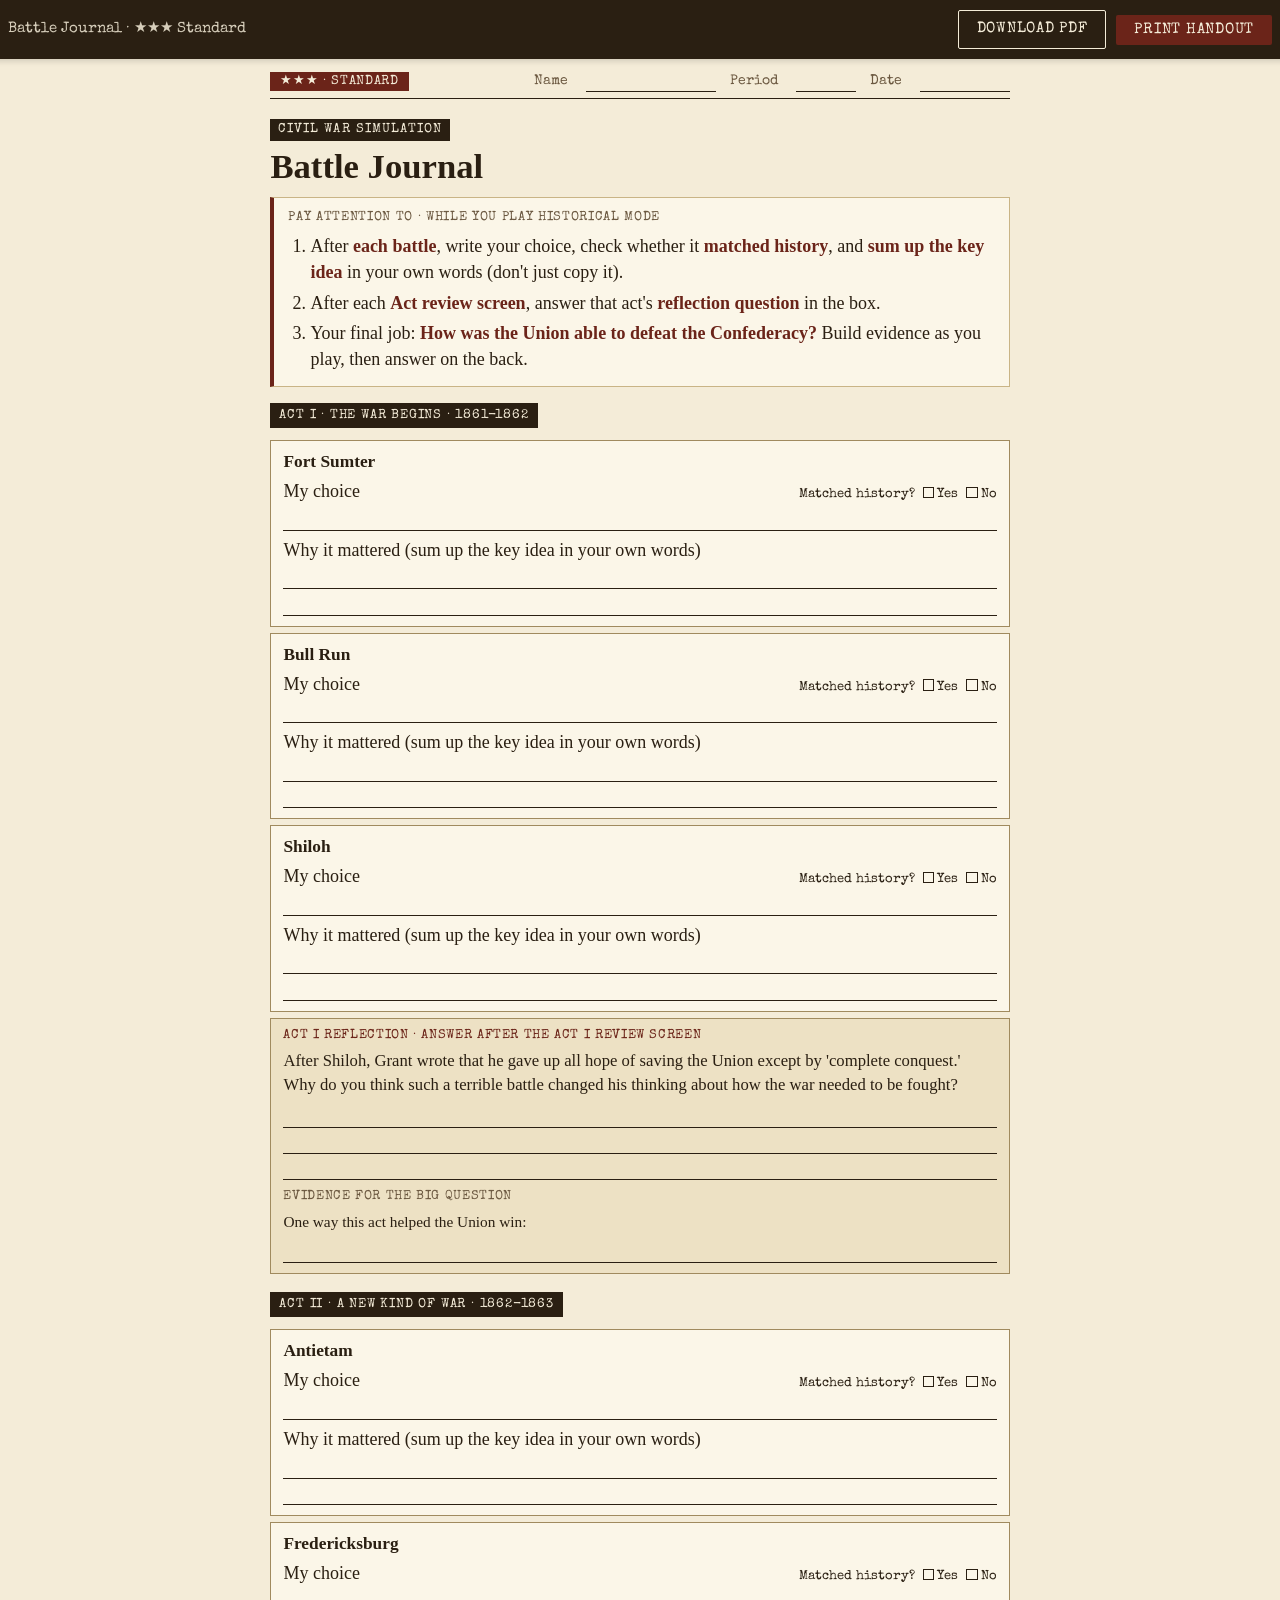
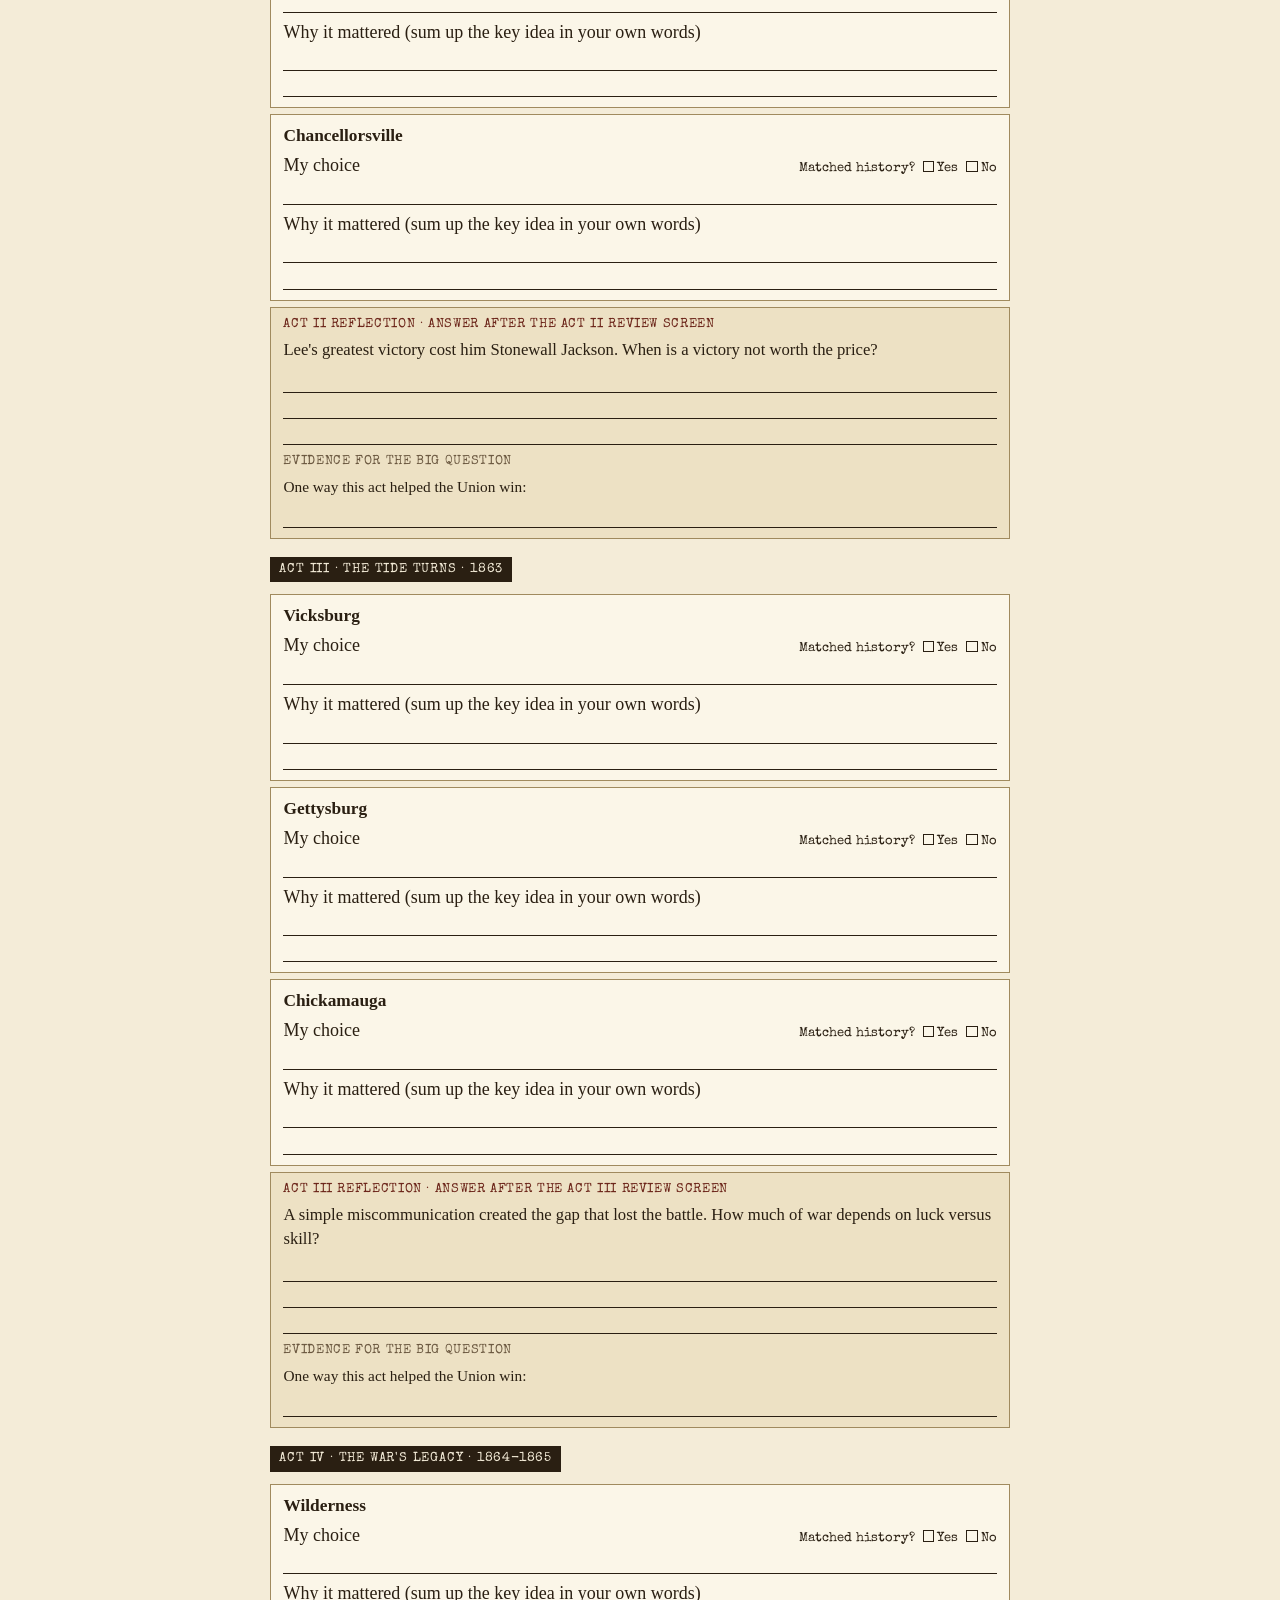
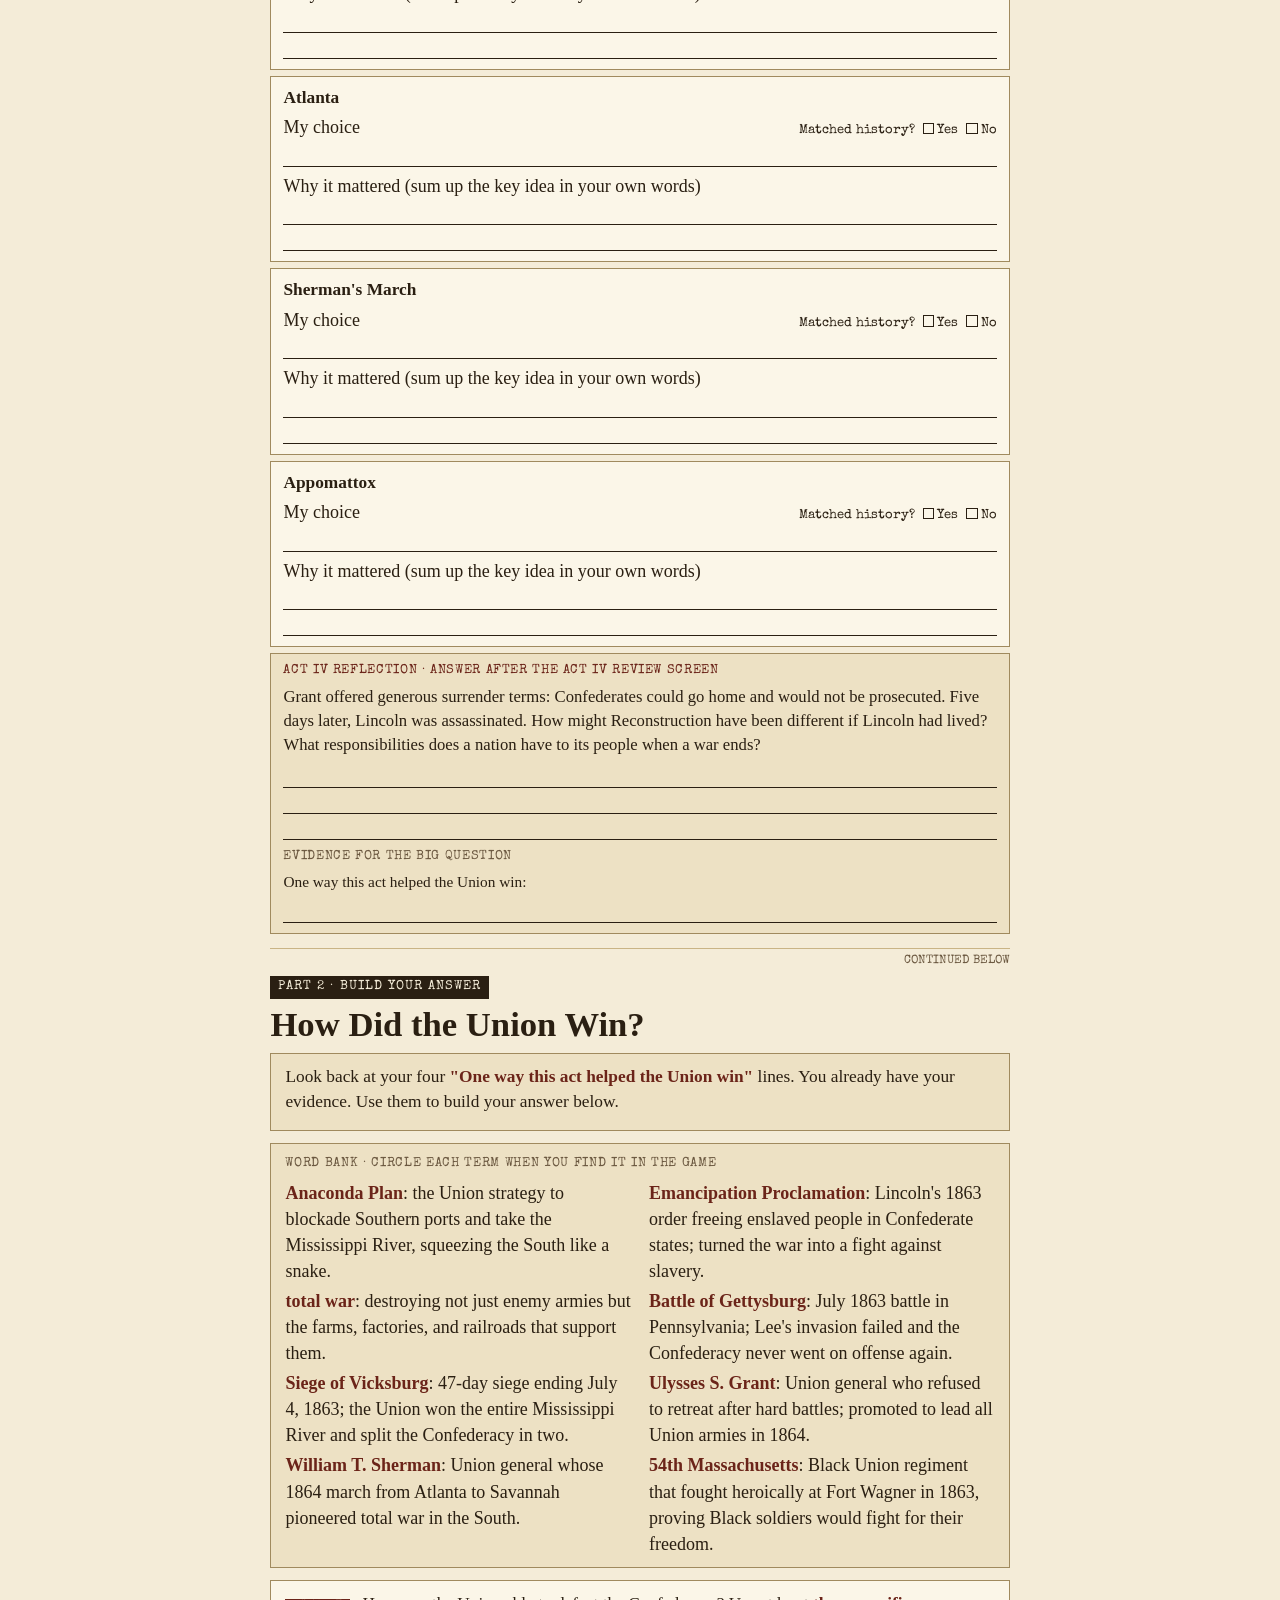
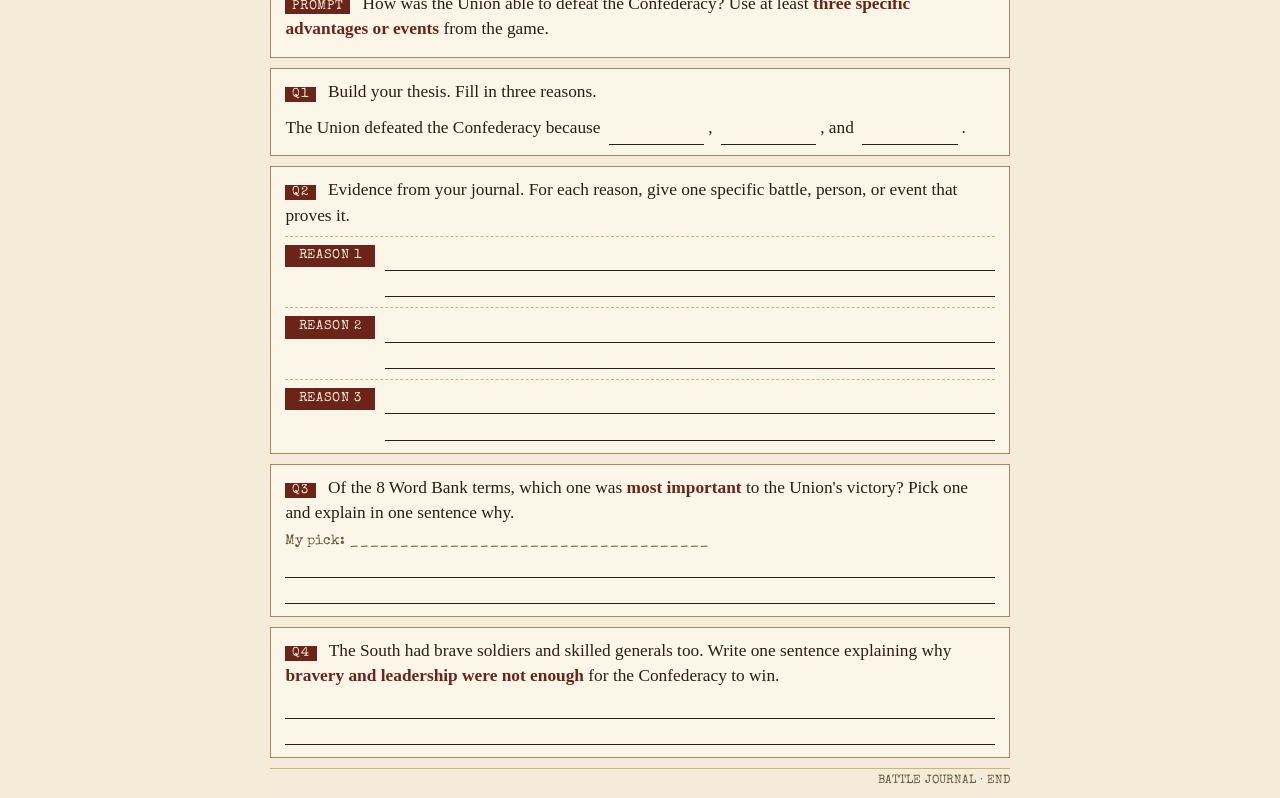
<file: handouts/battle-journal-standard.html>
<!DOCTYPE html>
<html lang="en">
<head>
<meta charset="UTF-8">
<title>Battle Journal — Civil War Simulation (Standard)</title>
<link rel="preconnect" href="https://fonts.googleapis.com">
<link rel="preconnect" href="https://fonts.gstatic.com" crossorigin>
<link href="https://fonts.googleapis.com/css2?family=Old+Standard+TT:ital,wght@0,400;0,700;1,400&family=Special+Elite&display=swap" rel="stylesheet">
<style>
:root {
    --paper: #F4ECD8;
    --card: #FBF6E8;
    --card-warm: #EDE1C4;
    --ink: #2A1F12;
    --ink-soft: #6B5840;
    --rule: #C9B486;
    --rule-strong: #A08A5E;
    --brand: #6B2419;
}
@page { size: letter portrait; margin: 0.4in; }
* { box-sizing: border-box; }
html, body { background: var(--paper); color: var(--ink); margin: 0; padding: 0; }
body { font-family: 'Old Standard TT', Georgia, serif; font-size: 13.5pt; line-height: 1.45; }
.page { width: 7.7in; margin: 0 auto; padding: 0; }

/* Top-line strip */
.top-line {
    display: flex; justify-content: space-between; align-items: flex-end;
    border-bottom: 1.5px solid var(--ink); padding-bottom: 6px; margin-bottom: 14px;
}
.mod-tag {
    background: var(--brand); color: var(--paper);
    font-family: 'Special Elite', monospace; font-size: 10pt;
    padding: 3px 10px; letter-spacing: 0.05em; text-transform: uppercase;
}
.namebar {
    font-family: 'Special Elite', monospace; font-size: 10.5pt;
    color: var(--ink-soft); display: flex; gap: 14px; align-items: flex-end;
}
.namebar b {
    display: inline-block; min-width: 130px;
    border-bottom: 1px solid var(--ink); margin-left: 4px;
}

/* Section header */
.section-head {
    border-top: none !important; border-bottom: none !important;
    margin-bottom: 10px;
}
.badge {
    background: var(--ink); color: var(--paper);
    font-family: 'Special Elite', monospace; font-size: 9.5pt;
    padding: 2px 8px; letter-spacing: 0.08em; text-transform: uppercase;
    display: inline-block; margin-bottom: 4px;
}
.section-head h1 {
    font-family: 'Old Standard TT', Georgia, serif; font-weight: 700;
    font-size: 26pt; margin: 2px 0 0 0; line-height: 1.1;
}

/* PAT box */
.pat-list {
    background: var(--card); border-left: 4px solid var(--brand);
    padding: 10px 14px 10px 14px; margin: 12px 0;
    border-top: 1px solid var(--rule); border-right: 1px solid var(--rule); border-bottom: 1px solid var(--rule);
    break-inside: avoid; page-break-inside: avoid;
}
.pat-list .lbl {
    font-family: 'Special Elite', monospace; font-size: 10pt;
    color: var(--ink-soft); text-transform: uppercase; letter-spacing: 0.05em;
    margin-bottom: 6px;
}
.pat-list ol { margin: 0; padding-left: 22px; }
.pat-list li { margin-bottom: 4px; }
.pat-list b { color: var(--brand); }

/* Annotation guide */
.annot {
    background: var(--card-warm); border: 1px solid var(--rule-strong);
    padding: 10px 14px; margin: 12px 0;
    break-inside: avoid; page-break-inside: avoid;
}
.annot .lbl {
    font-family: 'Special Elite', monospace; font-size: 10pt;
    color: var(--ink-soft); text-transform: uppercase; letter-spacing: 0.05em;
    margin-bottom: 6px;
}
.annot-grid { display: grid; grid-template-columns: 1fr 1fr; gap: 4px 18px; }
.annot-grid div { font-size: 12pt; }
.annot-grid .mark {
    font-family: 'Special Elite', monospace; color: var(--brand);
    display: inline-block; width: 1.4em; font-weight: 700;
}

/* Act capture boxes */
.act-grid { display: grid; grid-template-columns: 1fr 1fr; gap: 10px; margin: 10px 0; }
.act-box {
    background: var(--card); border: 1px solid var(--rule-strong);
    padding: 8px 12px 10px 12px;
    break-inside: avoid; page-break-inside: avoid;
}
.act-box .act-tag {
    font-family: 'Special Elite', monospace; font-size: 9.5pt;
    color: var(--paper); background: var(--ink);
    padding: 2px 7px; letter-spacing: 0.06em; text-transform: uppercase;
    display: inline-block;
}
.act-box .act-title {
    font-family: 'Old Standard TT', serif; font-weight: 700; font-size: 14pt;
    margin: 4px 0 2px 0; color: var(--ink);
}
.act-box .act-battles {
    font-family: 'Special Elite', monospace; font-size: 9.5pt;
    color: var(--ink-soft); margin-bottom: 6px;
}
.act-box .field-lbl {
    font-family: 'Special Elite', monospace; font-size: 9.5pt;
    color: var(--brand); text-transform: uppercase; letter-spacing: 0.05em;
    margin-top: 6px;
}
.lineW {
    display: block; border-bottom: 1px solid var(--ink); height: 1.35em; margin: 2px 0;
}

/* Q-embed (essay scaffolding) */
.q-embed {
    background: var(--card); border: 1px solid var(--rule-strong);
    padding: 10px 14px; margin: 10px 0;
    break-inside: avoid; page-break-inside: avoid;
}
.qtag {
    background: var(--brand); color: var(--paper);
    font-family: 'Special Elite', monospace; font-size: 9.5pt;
    padding: 1px 7px; letter-spacing: 0.05em; text-transform: uppercase;
    margin-right: 8px;
}
.qtext { font-size: 13pt; margin-bottom: 6px; }
.qtext b { color: var(--brand); }
.thesis-line {
    display: inline-block; border-bottom: 1px solid var(--ink);
    width: 5.5em; height: 1.2em; margin: 0 4px; vertical-align: bottom;
}
.evidence-row {
    display: grid; grid-template-columns: 90px 1fr; gap: 10px;
    align-items: start; margin-top: 8px;
    padding-top: 8px; border-top: 1px dashed var(--rule);
}
.evidence-row .reason-tag {
    background: var(--brand); color: var(--paper);
    font-family: 'Special Elite', monospace; font-size: 9.5pt;
    padding: 2px 6px; letter-spacing: 0.05em; text-transform: uppercase;
    text-align: center;
}
.evidence-row .reason-body { }

/* Word Bank */
.wordbank {
    background: var(--card-warm); border: 1px solid var(--rule-strong);
    padding: 10px 14px; margin: 12px 0;
    break-inside: avoid; page-break-inside: avoid;
}
.wordbank .lbl {
    font-family: 'Special Elite', monospace; font-size: 10pt;
    color: var(--ink-soft); text-transform: uppercase; letter-spacing: 0.05em;
    margin-bottom: 6px;
}
.wordbank-grid { display: grid; grid-template-columns: 1fr 1fr; gap: 4px 18px; }
.wordbank-grid .term {
    font-weight: 700; color: var(--brand);
    font-family: 'Old Standard TT', serif;
}

/* Footer */
.foot {
    font-family: 'Special Elite', monospace; font-size: 9pt;
    color: var(--ink-soft); text-align: right; margin-top: 10px;
    border-top: 1px solid var(--rule); padding-top: 4px;
}

/* Print toolbar (screen only) */
.print-toolbar {
    position: sticky; top: 0; z-index: 10;
    background: var(--ink); color: var(--paper);
    padding: 10px 16px; margin: -8px -8px 14px -8px;
    display: flex; justify-content: space-between; align-items: center;
    font-family: 'Special Elite', monospace; font-size: 11pt;
    box-shadow: 0 2px 6px rgba(0,0,0,0.15);
}
.print-toolbar .hint { color: var(--paper); opacity: 0.85; }
.print-toolbar .actions { display: flex; gap: 10px; align-items: center; }
.print-toolbar button, .print-toolbar .dl {
    background: var(--brand); color: var(--paper); border: none;
    padding: 8px 18px; font-family: 'Special Elite', monospace; font-size: 11pt;
    letter-spacing: 0.05em; text-transform: uppercase; cursor: pointer;
    border-radius: 2px; text-decoration: none; display: inline-block;
}
.print-toolbar .dl {
    background: transparent; border: 1px solid var(--paper);
}
.print-toolbar button:hover { background: #8c2f1f; }
.print-toolbar .dl:hover { background: rgba(244,236,216,0.15); }

/* Page 2 continuation strip (lighter than top-line) */
.cont-line {
    font-family: 'Special Elite', monospace; font-size: 10pt;
    color: var(--ink-soft); border-bottom: 1px solid var(--rule);
    padding-bottom: 4px; margin-bottom: 14px;
    display: flex; justify-content: space-between; align-items: baseline;
}
.cont-line .left-cont { color: var(--ink-soft); }
.cont-line .right-cont { font-style: italic; }

/* Per-battle log */
.act-section { margin: 12px 0; }
.act-section-head {
    font-family: 'Special Elite', monospace; font-size: 10pt;
    color: var(--paper); background: var(--ink);
    padding: 3px 9px; letter-spacing: 0.06em; text-transform: uppercase;
    display: inline-block; margin-bottom: 6px;
}
.battle-row {
    border: 1px solid var(--rule-strong); background: var(--card);
    padding: 8px 12px; margin: 6px 0;
    break-inside: avoid; page-break-inside: avoid;
}
.battle-row .bname { font-family: 'Old Standard TT', serif; font-weight: 700; font-size: 13pt; }
.battle-row .frow { display: grid; grid-template-columns: 1fr auto; gap: 10px; align-items: baseline; margin-top: 4px; }
.battle-row .matched { font-family: 'Special Elite', monospace; font-size: 9.5pt; white-space: nowrap; }
.battle-row .matched .box { display: inline-block; width: 0.9em; height: 0.9em; border: 1.4px solid var(--ink); margin: 0 3px 0 8px; vertical-align: -1px; }
.reflect-box { background: var(--card-warm); border: 1px solid var(--rule-strong); padding: 8px 12px; margin: 6px 0 14px 0; break-inside: avoid; page-break-inside: avoid; }
.reflect-box .rlbl { font-family: 'Special Elite', monospace; font-size: 9.5pt; color: var(--brand); text-transform: uppercase; letter-spacing: 0.05em; margin-bottom: 4px; }
.reflect-box .rtext { font-size: 12.5pt; margin-bottom: 6px; }

/* Print: B&W classroom laser. Strip backgrounds, keep borders + text. */
@media print {
    html, body {
        background: white !important;
        color: black !important;
    }
    body { font-size: 12pt; line-height: 1.4; }
    .page { width: auto; margin: 0; padding: 0; }
    .print-toolbar { display: none !important; }

    /* Strip all decorative backgrounds for B&W printing */
    .pat-list, .act-box, .q-embed, .wordbank, .cont-line {
        background: white !important;
    }
    .badge, .mod-tag, .act-tag, .qtag, .reason-tag {
        background: white !important;
        color: black !important;
        border: 1px solid black;
    }
    .pat-list { border-left: 3px solid black; }
    .act-box, .q-embed, .wordbank { border: 1px solid black; }
    .pat-list b, .qtext b, .field-lbl, .wordbank-grid .term {
        color: black !important;
    }

    /* Page flow: let content flow naturally. Cards won't split mid-content
       because of break-inside:avoid, so they'll push to the next page when
       they don't fit, with no forced gaps. */
    .pat-list, .act-box, .q-embed, .wordbank {
        break-inside: avoid; page-break-inside: avoid;
    }
    /* Tighten vertical rhythm so each half fits on one page */
    .section-head { margin-bottom: 6px; }
    .section-head h1 { font-size: 22pt; margin-top: 0; }

    /* Greedy page flow: an act flows between its boxes so each page fills to
       the bottom, but every individual box stays whole on one page (never
       split across a page boundary) and a heading never strands at a page foot. */
    .act-section { break-inside: auto; page-break-inside: auto; }
    .battle-row, .reflect-box, .q-embed, .pat-list, .wordbank {
        break-inside: avoid; page-break-inside: avoid;
    }
    .act-section-head, .section-head, .section-head h1, .badge {
        break-after: avoid; page-break-after: avoid;
    }
    .act-section-head { break-inside: avoid; page-break-inside: avoid; }
    .section-head { break-inside: avoid; page-break-inside: avoid; }

    .pat-list, .act-box, .q-embed, .wordbank { margin: 6px 0; padding: 6px 10px; }
    .act-grid { gap: 6px; margin: 6px 0; }
    .lineW { height: 1.2em; margin: 1px 0; }
    .foot { display: none; }

    /* Word Bank: shrink to fit page 2 on a single sheet */
    .wordbank { padding: 5px 10px; margin: 4px 0; }
    .wordbank .lbl { font-size: 9pt; margin-bottom: 3px; }
    .wordbank-grid { font-size: 10.5pt; line-height: 1.3; gap: 2px 14px; }

    /* Page 2 tighten: keep Prompt + Q1-Q4 on one sheet */
    .q-embed { padding: 4px 10px; margin: 4px 0; }
    .qtext { font-size: 11.5pt; margin-bottom: 3px; }
    .qtext .qtag { padding: 1px 5px; }
    .stem { font-size: 10pt; margin: 2px 0 3px 0; }
    .evidence-row { margin-top: 4px; padding-top: 4px; gap: 8px; }
    .evidence-row .reason-tag { padding: 1px 4px; font-size: 9pt; }
    .thesis-line { height: 1em; }
    .cont-line { margin-bottom: 8px; }

    /* Per-battle log B&W overrides (break-inside handled by greedy-flow rules) */
    .battle-row, .reflect-box { background: white !important; border: 1px solid black; }
    .act-section-head { background: white !important; color: black !important; border: 1px solid black; }
    .battle-row .matched .box { border-color: black; }
}
</style>
</head>
<body>
<div class="print-toolbar">
    <span class="hint">Battle Journal · ★★★ Standard</span>
    <span class="actions">
        <!-- The PDF is a static snapshot. If you edit this HTML, regenerate it. See handouts/README.md -->
        <a class="dl" href="battle-journal-standard.pdf" download>Download PDF</a>
        <button onclick="window.print()">Print Handout</button>
    </span>
</div>

<div class="page">

    <div class="top-line">
        <div class="left"><span class="mod-tag">★★★ · Standard</span></div>
        <div class="namebar">
            Name <b></b>
            Period <b style="min-width:60px;"></b>
            Date <b style="min-width:90px;"></b>
        </div>
    </div>

    <div class="section-head">
        <span class="badge">Civil War Simulation</span>
        <h1>Battle Journal</h1>
    </div>

    <div class="pat-list">
        <div class="lbl">Pay attention to · while you play Historical Mode</div>
        <ol>
            <li>After <b>each battle</b>, write your choice, check whether it <b>matched history</b>, and <b>sum up the key idea</b> in your own words (don't just copy it).</li>
            <li>After each <b>Act review screen</b>, answer that act's <b>reflection question</b> in the box.</li>
            <li>Your final job: <b>How was the Union able to defeat the Confederacy?</b> Build evidence as you play, then answer on the back.</li>
        </ol>
    </div>

    <div class="act-section">
        <span class="act-section-head">Act I · The War Begins · 1861-1862</span>

        <div class="battle-row">
            <div class="bname">Fort Sumter</div>
            <div class="frow"><span class="field-lbl">My choice</span><span class="matched">Matched history?<span class="box"></span>Yes<span class="box"></span>No</span></div>
            <span class="lineW"></span>
            <div class="field-lbl" style="margin-top:6px;">Why it mattered (sum up the key idea in your own words)</div>
            <span class="lineW"></span>
            <span class="lineW"></span>
        </div>

        <div class="battle-row">
            <div class="bname">Bull Run</div>
            <div class="frow"><span class="field-lbl">My choice</span><span class="matched">Matched history?<span class="box"></span>Yes<span class="box"></span>No</span></div>
            <span class="lineW"></span>
            <div class="field-lbl" style="margin-top:6px;">Why it mattered (sum up the key idea in your own words)</div>
            <span class="lineW"></span>
            <span class="lineW"></span>
        </div>

        <div class="battle-row">
            <div class="bname">Shiloh</div>
            <div class="frow"><span class="field-lbl">My choice</span><span class="matched">Matched history?<span class="box"></span>Yes<span class="box"></span>No</span></div>
            <span class="lineW"></span>
            <div class="field-lbl" style="margin-top:6px;">Why it mattered (sum up the key idea in your own words)</div>
            <span class="lineW"></span>
            <span class="lineW"></span>
        </div>

        <div class="reflect-box">
            <div class="rlbl">Act I reflection · answer after the Act I review screen</div>
            <div class="rtext">After Shiloh, Grant wrote that he gave up all hope of saving the Union except by 'complete conquest.' Why do you think such a terrible battle changed his thinking about how the war needed to be fought?</div>
            <span class="lineW"></span>
            <span class="lineW"></span>
            <span class="lineW"></span>
            <div class="rlbl" style="margin-top:8px; color: var(--ink-soft);">Evidence for the big question</div>
            <div class="rtext" style="font-size:11.5pt;">One way this act helped the Union win:</div>
            <span class="lineW"></span>
        </div>
    </div>

    <div class="act-section">
        <span class="act-section-head">Act II · A New Kind of War · 1862-1863</span>

        <div class="battle-row">
            <div class="bname">Antietam</div>
            <div class="frow"><span class="field-lbl">My choice</span><span class="matched">Matched history?<span class="box"></span>Yes<span class="box"></span>No</span></div>
            <span class="lineW"></span>
            <div class="field-lbl" style="margin-top:6px;">Why it mattered (sum up the key idea in your own words)</div>
            <span class="lineW"></span>
            <span class="lineW"></span>
        </div>

        <div class="battle-row">
            <div class="bname">Fredericksburg</div>
            <div class="frow"><span class="field-lbl">My choice</span><span class="matched">Matched history?<span class="box"></span>Yes<span class="box"></span>No</span></div>
            <span class="lineW"></span>
            <div class="field-lbl" style="margin-top:6px;">Why it mattered (sum up the key idea in your own words)</div>
            <span class="lineW"></span>
            <span class="lineW"></span>
        </div>

        <div class="battle-row">
            <div class="bname">Chancellorsville</div>
            <div class="frow"><span class="field-lbl">My choice</span><span class="matched">Matched history?<span class="box"></span>Yes<span class="box"></span>No</span></div>
            <span class="lineW"></span>
            <div class="field-lbl" style="margin-top:6px;">Why it mattered (sum up the key idea in your own words)</div>
            <span class="lineW"></span>
            <span class="lineW"></span>
        </div>

        <div class="reflect-box">
            <div class="rlbl">Act II reflection · answer after the Act II review screen</div>
            <div class="rtext">Lee's greatest victory cost him Stonewall Jackson. When is a victory not worth the price?</div>
            <span class="lineW"></span>
            <span class="lineW"></span>
            <span class="lineW"></span>
            <div class="rlbl" style="margin-top:8px; color: var(--ink-soft);">Evidence for the big question</div>
            <div class="rtext" style="font-size:11.5pt;">One way this act helped the Union win:</div>
            <span class="lineW"></span>
        </div>
    </div>

    <div class="act-section">
        <span class="act-section-head">Act III · The Tide Turns · 1863</span>

        <div class="battle-row">
            <div class="bname">Vicksburg</div>
            <div class="frow"><span class="field-lbl">My choice</span><span class="matched">Matched history?<span class="box"></span>Yes<span class="box"></span>No</span></div>
            <span class="lineW"></span>
            <div class="field-lbl" style="margin-top:6px;">Why it mattered (sum up the key idea in your own words)</div>
            <span class="lineW"></span>
            <span class="lineW"></span>
        </div>

        <div class="battle-row">
            <div class="bname">Gettysburg</div>
            <div class="frow"><span class="field-lbl">My choice</span><span class="matched">Matched history?<span class="box"></span>Yes<span class="box"></span>No</span></div>
            <span class="lineW"></span>
            <div class="field-lbl" style="margin-top:6px;">Why it mattered (sum up the key idea in your own words)</div>
            <span class="lineW"></span>
            <span class="lineW"></span>
        </div>

        <div class="battle-row">
            <div class="bname">Chickamauga</div>
            <div class="frow"><span class="field-lbl">My choice</span><span class="matched">Matched history?<span class="box"></span>Yes<span class="box"></span>No</span></div>
            <span class="lineW"></span>
            <div class="field-lbl" style="margin-top:6px;">Why it mattered (sum up the key idea in your own words)</div>
            <span class="lineW"></span>
            <span class="lineW"></span>
        </div>

        <div class="reflect-box">
            <div class="rlbl">Act III reflection · answer after the Act III review screen</div>
            <div class="rtext">A simple miscommunication created the gap that lost the battle. How much of war depends on luck versus skill?</div>
            <span class="lineW"></span>
            <span class="lineW"></span>
            <span class="lineW"></span>
            <div class="rlbl" style="margin-top:8px; color: var(--ink-soft);">Evidence for the big question</div>
            <div class="rtext" style="font-size:11.5pt;">One way this act helped the Union win:</div>
            <span class="lineW"></span>
        </div>
    </div>

    <div class="act-section">
        <span class="act-section-head">Act IV · The War's Legacy · 1864-1865</span>

        <div class="battle-row">
            <div class="bname">Wilderness</div>
            <div class="frow"><span class="field-lbl">My choice</span><span class="matched">Matched history?<span class="box"></span>Yes<span class="box"></span>No</span></div>
            <span class="lineW"></span>
            <div class="field-lbl" style="margin-top:6px;">Why it mattered (sum up the key idea in your own words)</div>
            <span class="lineW"></span>
            <span class="lineW"></span>
        </div>

        <div class="battle-row">
            <div class="bname">Atlanta</div>
            <div class="frow"><span class="field-lbl">My choice</span><span class="matched">Matched history?<span class="box"></span>Yes<span class="box"></span>No</span></div>
            <span class="lineW"></span>
            <div class="field-lbl" style="margin-top:6px;">Why it mattered (sum up the key idea in your own words)</div>
            <span class="lineW"></span>
            <span class="lineW"></span>
        </div>

        <div class="battle-row">
            <div class="bname">Sherman's March</div>
            <div class="frow"><span class="field-lbl">My choice</span><span class="matched">Matched history?<span class="box"></span>Yes<span class="box"></span>No</span></div>
            <span class="lineW"></span>
            <div class="field-lbl" style="margin-top:6px;">Why it mattered (sum up the key idea in your own words)</div>
            <span class="lineW"></span>
            <span class="lineW"></span>
        </div>

        <div class="battle-row">
            <div class="bname">Appomattox</div>
            <div class="frow"><span class="field-lbl">My choice</span><span class="matched">Matched history?<span class="box"></span>Yes<span class="box"></span>No</span></div>
            <span class="lineW"></span>
            <div class="field-lbl" style="margin-top:6px;">Why it mattered (sum up the key idea in your own words)</div>
            <span class="lineW"></span>
            <span class="lineW"></span>
        </div>

        <div class="reflect-box">
            <div class="rlbl">Act IV reflection · answer after the Act IV review screen</div>
            <div class="rtext">Grant offered generous surrender terms: Confederates could go home and would not be prosecuted. Five days later, Lincoln was assassinated. How might Reconstruction have been different if Lincoln had lived? What responsibilities does a nation have to its people when a war ends?</div>
            <span class="lineW"></span>
            <span class="lineW"></span>
            <span class="lineW"></span>
            <div class="rlbl" style="margin-top:8px; color: var(--ink-soft);">Evidence for the big question</div>
            <div class="rtext" style="font-size:11.5pt;">One way this act helped the Union win:</div>
            <span class="lineW"></span>
        </div>
    </div>

    <div class="foot">CONTINUED BELOW</div>
</div>

<div class="page">

    <div class="section-head">
        <span class="badge">Part 2 · Build Your Answer</span>
        <h1>How Did the Union Win?</h1>
    </div>

    <div class="q-embed" style="background: var(--card-warm);">
        <div class="qtext">Look back at your four <b>"One way this act helped the Union win"</b> lines. You already have your evidence. Use them to build your answer below.</div>
    </div>

    <div class="wordbank">
        <div class="lbl">Word Bank · circle each term when you find it in the game</div>
        <div class="wordbank-grid">
            <div><span class="term">Anaconda Plan</span>: the Union strategy to blockade Southern ports and take the Mississippi River, squeezing the South like a snake.</div>
            <div><span class="term">Emancipation Proclamation</span>: Lincoln's 1863 order freeing enslaved people in Confederate states; turned the war into a fight against slavery.</div>
            <div><span class="term">total war</span>: destroying not just enemy armies but the farms, factories, and railroads that support them.</div>
            <div><span class="term">Battle of Gettysburg</span>: July 1863 battle in Pennsylvania; Lee's invasion failed and the Confederacy never went on offense again.</div>
            <div><span class="term">Siege of Vicksburg</span>: 47-day siege ending July 4, 1863; the Union won the entire Mississippi River and split the Confederacy in two.</div>
            <div><span class="term">Ulysses S. Grant</span>: Union general who refused to retreat after hard battles; promoted to lead all Union armies in 1864.</div>
            <div><span class="term">William T. Sherman</span>: Union general whose 1864 march from Atlanta to Savannah pioneered total war in the South.</div>
            <div><span class="term">54th Massachusetts</span>: Black Union regiment that fought heroically at Fort Wagner in 1863, proving Black soldiers would fight for their freedom.</div>
        </div>
    </div>

    <div class="q-embed">
        <div class="qtext"><span class="qtag">Prompt</span> How was the Union able to defeat the Confederacy? Use at least <b>three specific advantages or events</b> from the game.</div>
    </div>

    <div class="q-embed">
        <div class="qtext"><span class="qtag">Q1</span> Build your thesis. Fill in three reasons.</div>
        <div style="font-size: 13pt; line-height: 2; margin-top: 6px;">
            The Union defeated the Confederacy because
            <span class="thesis-line"></span>,
            <span class="thesis-line"></span>, and
            <span class="thesis-line"></span>.
        </div>
    </div>

    <div class="q-embed">
        <div class="qtext"><span class="qtag">Q2</span> Evidence from your journal. For each reason, give one specific battle, person, or event that proves it.</div>

        <div class="evidence-row">
            <div class="reason-tag">Reason 1</div>
            <div class="reason-body">
                <span class="lineW"></span>
                <span class="lineW"></span>
            </div>
        </div>

        <div class="evidence-row">
            <div class="reason-tag">Reason 2</div>
            <div class="reason-body">
                <span class="lineW"></span>
                <span class="lineW"></span>
            </div>
        </div>

        <div class="evidence-row">
            <div class="reason-tag">Reason 3</div>
            <div class="reason-body">
                <span class="lineW"></span>
                <span class="lineW"></span>
            </div>
        </div>
    </div>

    <div class="q-embed">
        <div class="qtext"><span class="qtag">Q3</span> Of the 8 Word Bank terms, which one was <b>most important</b> to the Union's victory? Pick one and explain in one sentence why.</div>
        <div style="font-family: 'Special Elite', monospace; font-size: 10.5pt; color: var(--ink-soft); margin-top: 4px;">My pick: ____________________________________</div>
        <span class="lineW"></span>
        <span class="lineW"></span>
    </div>

    <div class="q-embed">
        <div class="qtext"><span class="qtag">Q4</span> The South had brave soldiers and skilled generals too. Write one sentence explaining why <b>bravery and leadership were not enough</b> for the Confederacy to win.</div>
        <span class="lineW"></span>
        <span class="lineW"></span>
    </div>

    <div class="foot">BATTLE JOURNAL · END</div>
</div>

</body>
</html>
</file>
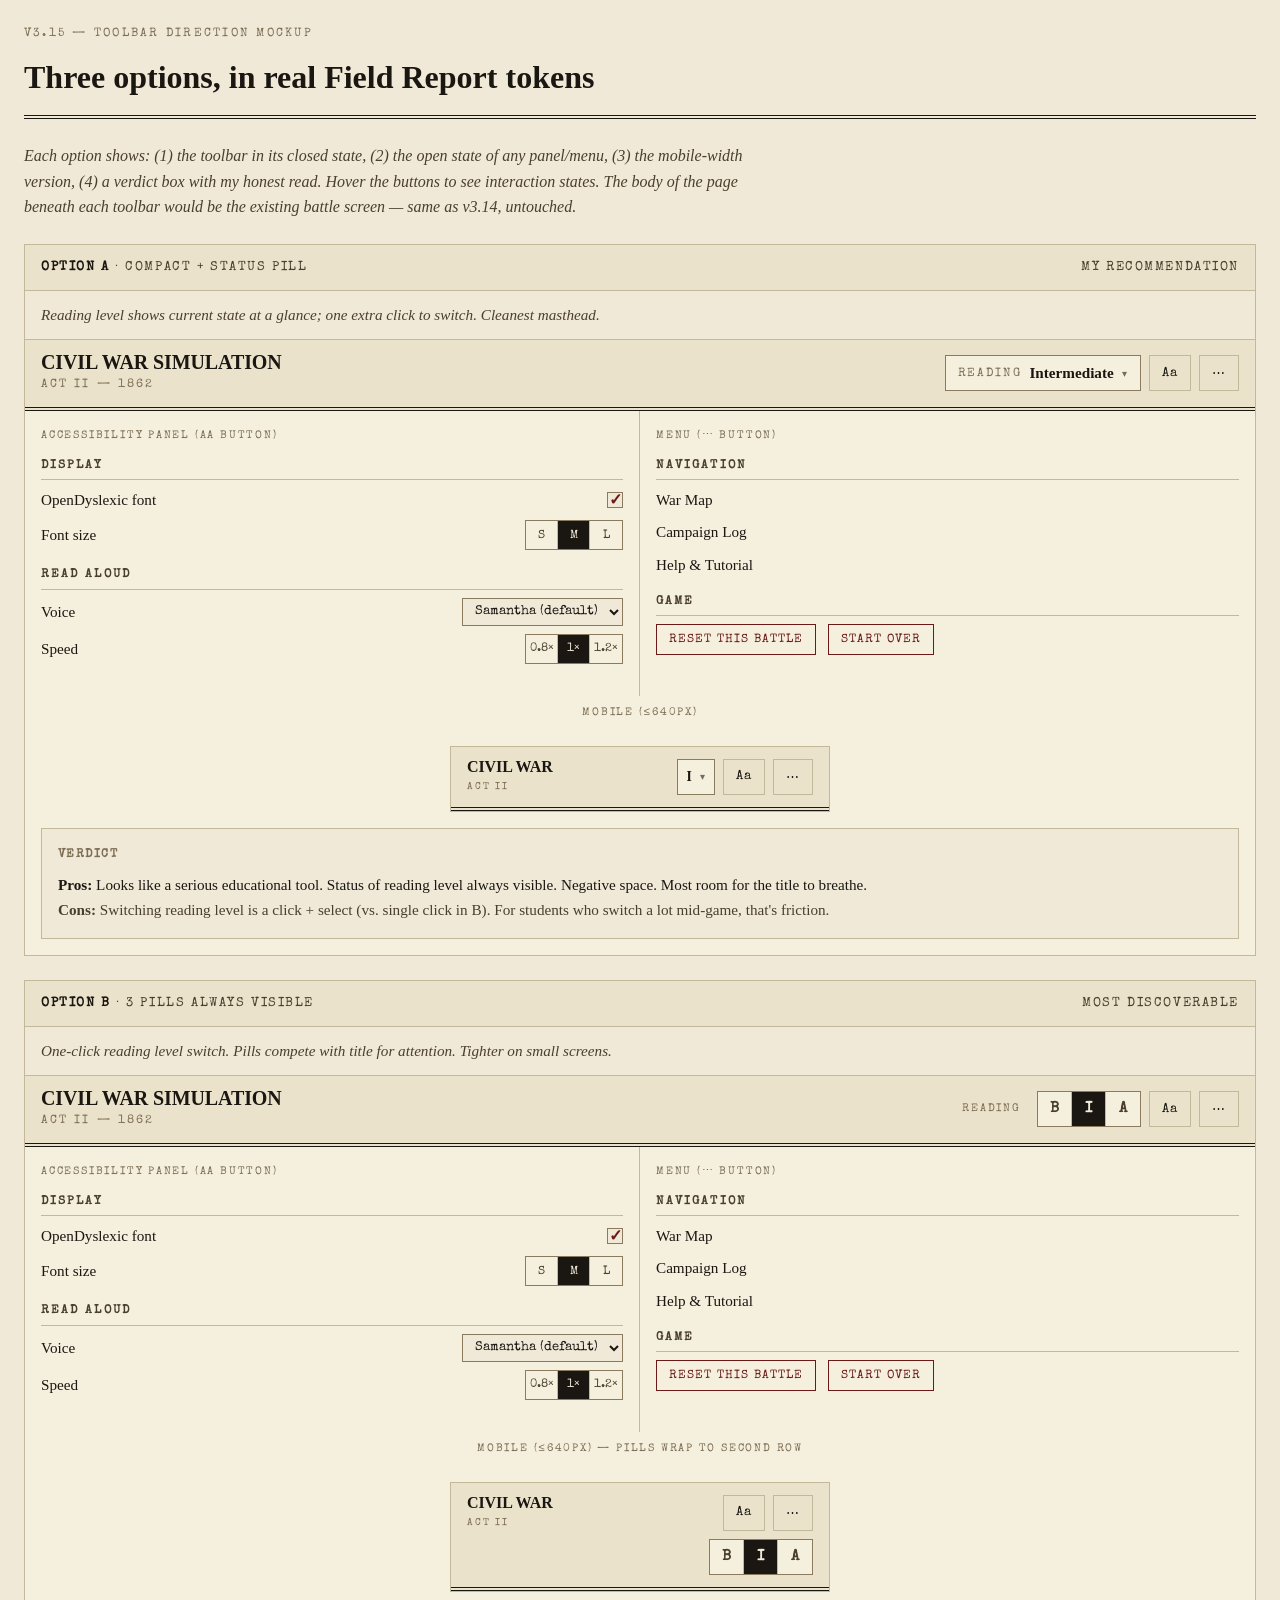
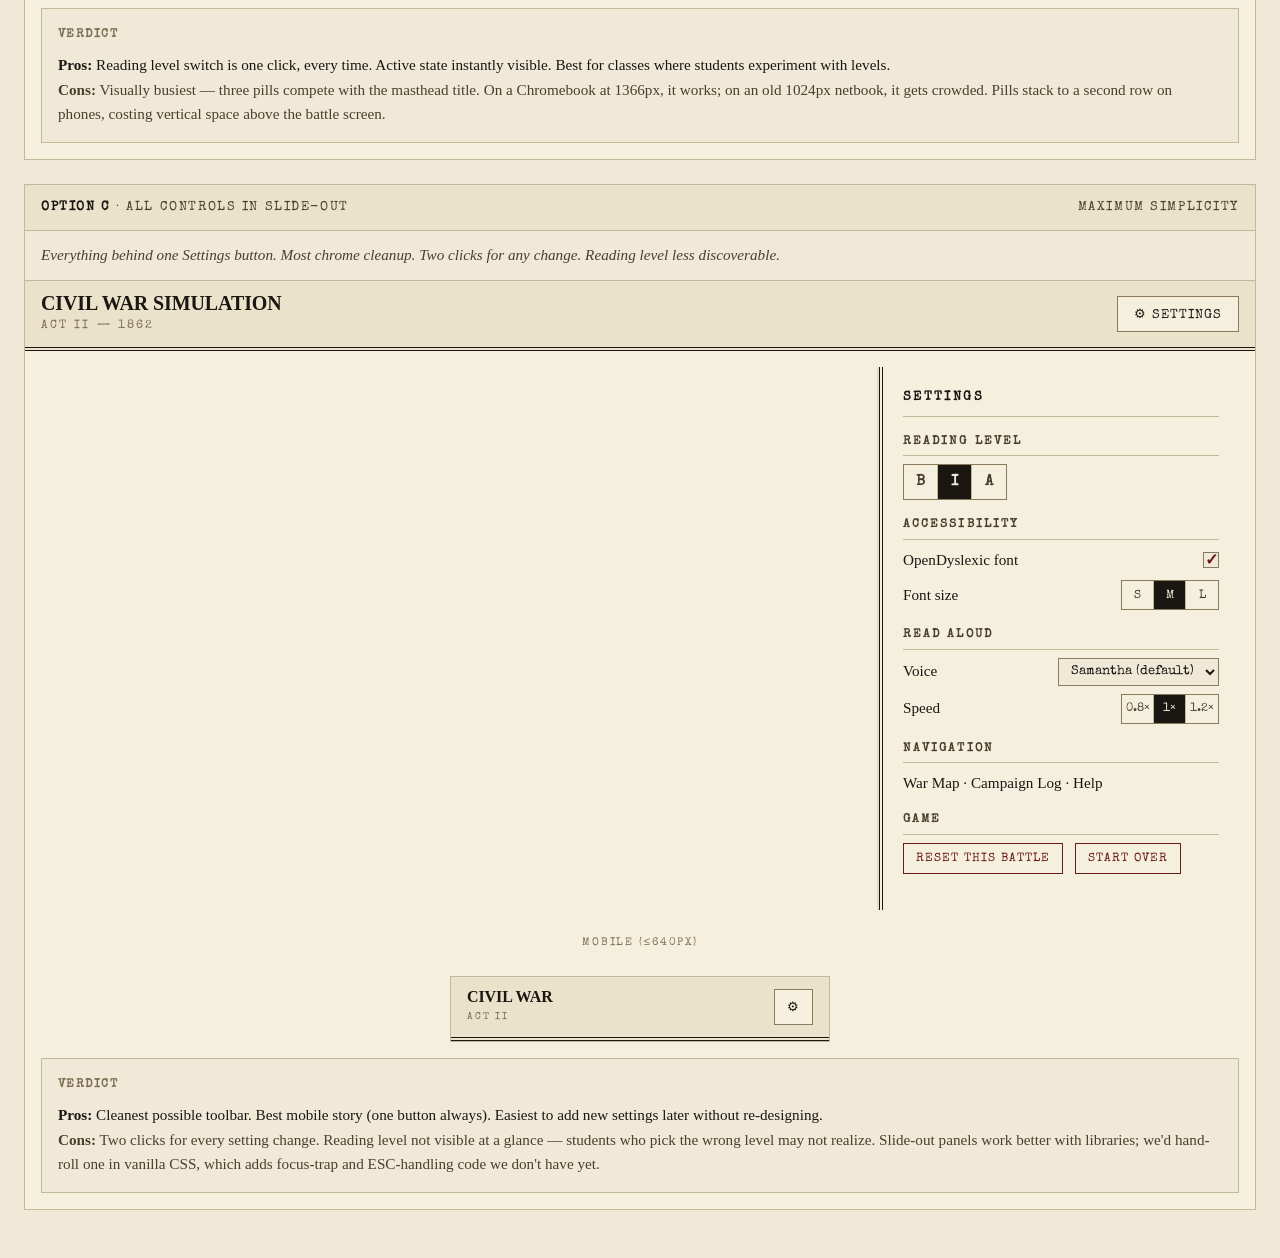
<file: mockups/v3.15-toolbar.html>
<!DOCTYPE html>
<html lang="en">
<head>
<meta charset="UTF-8">
<meta name="viewport" content="width=device-width, initial-scale=1.0">
<title>v3.15 Toolbar Mockups — Civil War Simulation</title>

<link rel="preconnect" href="https://fonts.googleapis.com">
<link rel="preconnect" href="https://fonts.gstatic.com" crossorigin>
<link href="https://fonts.googleapis.com/css2?family=Old+Standard+TT:ital,wght@0,400;0,700;1,400&family=Special+Elite&display=swap" rel="stylesheet">

<style>
:root {
    --color-paper: #f0e9d8;
    --color-paper-elev: #ebe2cb;
    --color-paper-card: #f5efde;
    --color-paper-deep: #e2d6b3;
    --color-ink: #1a1611;
    --color-ink-muted: #4a3f2c;
    --color-ink-faint: #7d6e54;
    --color-rule: #c4b89a;
    --color-rule-strong: #8a7a5e;
    --color-accent: #6b1a17;
    --color-accent-hover: #8a2520;
    --font-serif: 'Old Standard TT', 'Times New Roman', Georgia, serif;
    --font-mono: 'Special Elite', 'Courier New', monospace;
    --space-1: 0.25rem;
    --space-2: 0.5rem;
    --space-3: 0.75rem;
    --space-4: 1rem;
    --space-5: 1.25rem;
    --space-6: 1.5rem;
}
* { box-sizing: border-box; margin: 0; padding: 0; }
body {
    font-family: var(--font-serif);
    background: var(--color-paper);
    color: var(--color-ink);
    line-height: 1.6;
    padding: var(--space-6);
    min-height: 100vh;
}

/* Page chrome */
.page-title {
    font-family: var(--font-mono);
    font-size: 0.78rem;
    letter-spacing: 0.18em;
    text-transform: uppercase;
    color: var(--color-ink-faint);
    margin-bottom: var(--space-2);
}
.page-h1 {
    font-family: var(--font-serif);
    font-weight: 700;
    font-size: 2rem;
    margin-bottom: var(--space-6);
    border-bottom: 4px double var(--color-ink);
    padding-bottom: var(--space-3);
}
.option-block {
    margin-bottom: var(--space-6);
    background: var(--color-paper-card);
    border: 1px solid var(--color-rule);
    padding: 0;
}
.option-label {
    background: var(--color-paper-elev);
    border-bottom: 1px solid var(--color-rule);
    padding: var(--space-3) var(--space-4);
    font-family: var(--font-mono);
    font-size: 0.82rem;
    letter-spacing: 0.12em;
    text-transform: uppercase;
    color: var(--color-ink-muted);
    display: flex;
    justify-content: space-between;
    align-items: center;
}
.option-label strong { color: var(--color-ink); }
.option-tradeoff {
    font-family: var(--font-serif);
    font-size: 0.95rem;
    text-transform: none;
    letter-spacing: normal;
    color: var(--color-ink-muted);
    font-style: italic;
    padding: var(--space-3) var(--space-4);
    border-bottom: 1px solid var(--color-rule);
    background: var(--color-paper);
}

/* ============= NAVBAR (shared) ============= */
.mock-navbar {
    background: var(--color-paper-elev);
    border-bottom: 4px double var(--color-ink);
    padding: var(--space-3) var(--space-4);
    position: relative;
}
.mock-navbar-content {
    display: flex;
    align-items: center;
    justify-content: space-between;
    gap: var(--space-4);
}
.mock-navbar-brand h1 {
    font-family: var(--font-serif);
    font-weight: 700;
    font-size: 1.25rem;
    text-transform: uppercase;
    letter-spacing: -0.005em;
    color: var(--color-ink);
    line-height: 1;
}
.mock-navbar-meta {
    font-family: var(--font-mono);
    font-size: 0.72rem;
    letter-spacing: 0.18em;
    text-transform: uppercase;
    color: var(--color-ink-faint);
    margin-top: var(--space-1);
}
.mock-navbar-controls {
    display: flex;
    align-items: center;
    gap: var(--space-2);
}

/* Standard nav button */
.nav-btn {
    height: 36px;
    min-width: 36px;
    padding: 0 var(--space-3);
    background: transparent;
    color: var(--color-ink);
    border: 1px solid var(--color-rule);
    cursor: pointer;
    font-family: var(--font-mono);
    font-size: 0.82rem;
    letter-spacing: 0.08em;
    transition: background 0.15s;
    display: inline-flex;
    align-items: center;
    justify-content: center;
}
.nav-btn:hover { background: var(--color-paper-deep); border-color: var(--color-ink); }

/* ============= OPTION A: Compact + status pill ============= */
.opt-a-pill {
    display: inline-flex;
    align-items: center;
    gap: var(--space-2);
    height: 36px;
    padding: 0 var(--space-3);
    background: var(--color-paper-card);
    border: 1px solid var(--color-rule-strong);
    color: var(--color-ink);
    cursor: pointer;
    font-family: var(--font-mono);
    font-size: 0.82rem;
    letter-spacing: 0.08em;
}
.opt-a-pill .label-faint {
    font-family: var(--font-mono);
    font-size: 0.72rem;
    color: var(--color-ink-faint);
    letter-spacing: 0.16em;
    text-transform: uppercase;
}
.opt-a-pill .level-name {
    font-family: var(--font-serif);
    font-weight: 700;
    font-size: 0.95rem;
    color: var(--color-ink);
    letter-spacing: 0;
}
.opt-a-pill .caret { font-size: 0.65rem; opacity: 0.6; }
.opt-a-pill:hover { background: var(--color-paper-deep); }

/* ============= OPTION B: 3 reading-level pills ============= */
.opt-b-pillgroup {
    display: inline-flex;
    border: 1px solid var(--color-rule-strong);
    background: var(--color-paper-card);
}
.opt-b-pillgroup button {
    height: 34px;
    width: 34px;
    background: transparent;
    border: 0;
    border-right: 1px solid var(--color-rule);
    color: var(--color-ink-muted);
    cursor: pointer;
    font-family: var(--font-mono);
    font-size: 0.95rem;
    font-weight: 700;
}
.opt-b-pillgroup button:last-child { border-right: 0; }
.opt-b-pillgroup button.active {
    background: var(--color-ink);
    color: var(--color-paper);
}
.opt-b-pillgroup button:hover:not(.active) { background: var(--color-paper-deep); }
.opt-b-label {
    font-family: var(--font-mono);
    font-size: 0.7rem;
    color: var(--color-ink-faint);
    letter-spacing: 0.16em;
    text-transform: uppercase;
    margin-right: var(--space-2);
    align-self: center;
}

/* ============= OPTION C: Single Settings button ============= */
.opt-c-settings {
    display: inline-flex;
    align-items: center;
    gap: var(--space-2);
    height: 36px;
    padding: 0 var(--space-4);
    background: var(--color-paper-card);
    border: 1px solid var(--color-rule-strong);
    color: var(--color-ink);
    cursor: pointer;
    font-family: var(--font-mono);
    font-size: 0.82rem;
    letter-spacing: 0.08em;
    text-transform: uppercase;
}
.opt-c-settings:hover { background: var(--color-paper-deep); }

/* ============= Open-state panels (visible always for the mock) ============= */
.panel-row {
    display: grid;
    grid-template-columns: 1fr 1fr;
    gap: 0;
}
.panel-row > div {
    padding: var(--space-4);
}
.panel-row > div:first-child {
    border-right: 1px solid var(--color-rule);
}
.panel-caption {
    font-family: var(--font-mono);
    font-size: 0.7rem;
    letter-spacing: 0.16em;
    text-transform: uppercase;
    color: var(--color-ink-faint);
    margin-bottom: var(--space-3);
}
.panel-section {
    margin-bottom: var(--space-4);
}
.panel-section h4 {
    font-family: var(--font-mono);
    font-size: 0.72rem;
    letter-spacing: 0.18em;
    text-transform: uppercase;
    color: var(--color-ink-muted);
    margin-bottom: var(--space-2);
    padding-bottom: var(--space-1);
    border-bottom: 1px solid var(--color-rule);
}
.panel-section .row {
    display: flex;
    align-items: center;
    gap: var(--space-3);
    margin-bottom: var(--space-2);
}
.panel-section label {
    font-family: var(--font-serif);
    font-size: 0.95rem;
    color: var(--color-ink);
}
.toggle-row { justify-content: space-between; }
.size-pillgroup {
    display: inline-flex;
    border: 1px solid var(--color-rule-strong);
}
.size-pillgroup button {
    width: 32px;
    height: 28px;
    border: 0;
    border-right: 1px solid var(--color-rule);
    background: transparent;
    cursor: pointer;
    font-family: var(--font-mono);
    font-size: 0.78rem;
    color: var(--color-ink-muted);
}
.size-pillgroup button:last-child { border-right: 0; }
.size-pillgroup button.active { background: var(--color-ink); color: var(--color-paper); }
select.mock-select {
    font-family: var(--font-mono);
    font-size: 0.82rem;
    background: var(--color-paper);
    color: var(--color-ink);
    border: 1px solid var(--color-rule-strong);
    padding: var(--space-1) var(--space-2);
    height: 28px;
}
.checkbox {
    display: inline-block;
    width: 16px;
    height: 16px;
    border: 1px solid var(--color-rule-strong);
    background: var(--color-paper);
    position: relative;
}
.checkbox.checked::after {
    content: "✓";
    position: absolute;
    inset: 0;
    text-align: center;
    line-height: 14px;
    color: var(--color-accent);
    font-weight: 700;
}

/* Slide-in panel (opt C visualization) */
.slide-panel {
    background: var(--color-paper-card);
    border-left: 4px double var(--color-ink);
    padding: var(--space-5);
    max-width: 360px;
    margin: var(--space-4) var(--space-4) var(--space-4) auto;
    box-shadow: -2px 0 0 rgba(26,22,17,0.08);
}
.slide-panel h3 {
    font-family: var(--font-mono);
    font-size: 0.82rem;
    letter-spacing: 0.18em;
    text-transform: uppercase;
    margin-bottom: var(--space-4);
    padding-bottom: var(--space-2);
    border-bottom: 1px solid var(--color-rule);
}
.danger-btn {
    font-family: var(--font-mono);
    font-size: 0.78rem;
    letter-spacing: 0.08em;
    text-transform: uppercase;
    padding: var(--space-2) var(--space-3);
    background: transparent;
    border: 1px solid var(--color-accent);
    color: var(--color-accent);
    cursor: pointer;
    margin-right: var(--space-2);
}
.danger-btn:hover { background: var(--color-accent); color: var(--color-paper); }

/* Mobile preview */
.mobile-frame {
    max-width: 380px;
    margin: var(--space-4) auto;
    border: 1px solid var(--color-rule);
    background: var(--color-paper);
}
.mobile-label {
    text-align: center;
    font-family: var(--font-mono);
    font-size: 0.7rem;
    color: var(--color-ink-faint);
    letter-spacing: 0.16em;
    text-transform: uppercase;
    padding: var(--space-2);
}

/* Verdict box */
.verdict {
    background: var(--color-paper);
    border: 1px solid var(--color-rule);
    padding: var(--space-4);
    margin: var(--space-4);
    font-size: 0.95rem;
}
.verdict strong {
    font-family: var(--font-mono);
    font-size: 0.78rem;
    letter-spacing: 0.12em;
    text-transform: uppercase;
    color: var(--color-ink-faint);
    display: block;
    margin-bottom: var(--space-2);
}
.verdict ul { padding-left: 1.2em; }
.verdict li { margin-bottom: var(--space-1); }
.verdict .pro { color: var(--color-ink); }
.verdict .con { color: var(--color-ink-muted); }
</style>
</head>
<body>

<div class="page-title">v3.15 — Toolbar Direction Mockup</div>
<h1 class="page-h1">Three options, in real Field Report tokens</h1>

<p style="margin-bottom: var(--space-6); max-width: 720px; color: var(--color-ink-muted); font-style: italic;">
Each option shows: (1) the toolbar in its closed state, (2) the open state of any panel/menu, (3) the mobile-width version, (4) a verdict box with my honest read. Hover the buttons to see interaction states. The body of the page beneath each toolbar would be the existing battle screen — same as v3.14, untouched.
</p>

<!-- ============= OPTION A ============= -->
<div class="option-block" id="optA">
    <div class="option-label">
        <span><strong>OPTION A</strong> · COMPACT + STATUS PILL</span>
        <span>My recommendation</span>
    </div>
    <div class="option-tradeoff">Reading level shows current state at a glance; one extra click to switch. Cleanest masthead.</div>

    <!-- Closed state -->
    <nav class="mock-navbar">
        <div class="mock-navbar-content">
            <div class="mock-navbar-brand">
                <h1>Civil War Simulation</h1>
                <div class="mock-navbar-meta">Act II — 1862</div>
            </div>
            <div class="mock-navbar-controls">
                <button class="opt-a-pill" title="Click to change reading level">
                    <span class="label-faint">Reading</span>
                    <span class="level-name">Intermediate</span>
                    <span class="caret">▾</span>
                </button>
                <button class="nav-btn" title="Accessibility">Aa</button>
                <button class="nav-btn" title="Menu">⋯</button>
            </div>
        </div>
    </nav>

    <div class="panel-row">
        <!-- Aa panel open -->
        <div>
            <div class="panel-caption">Accessibility panel (Aa button)</div>
            <div class="panel-section">
                <h4>Display</h4>
                <div class="row toggle-row">
                    <label>OpenDyslexic font</label>
                    <span class="checkbox checked"></span>
                </div>
                <div class="row toggle-row">
                    <label>Font size</label>
                    <span class="size-pillgroup">
                        <button>S</button>
                        <button class="active">M</button>
                        <button>L</button>
                    </span>
                </div>
            </div>
            <div class="panel-section">
                <h4>Read aloud</h4>
                <div class="row toggle-row">
                    <label>Voice</label>
                    <select class="mock-select">
                        <option>Samantha (default)</option>
                        <option>Daniel</option>
                        <option>Karen</option>
                    </select>
                </div>
                <div class="row toggle-row">
                    <label>Speed</label>
                    <span class="size-pillgroup">
                        <button>0.8×</button>
                        <button class="active">1×</button>
                        <button>1.2×</button>
                    </span>
                </div>
            </div>
        </div>
        <!-- ⋯ menu open -->
        <div>
            <div class="panel-caption">Menu (⋯ button)</div>
            <div class="panel-section">
                <h4>Navigation</h4>
                <div class="row"><label>War Map</label></div>
                <div class="row"><label>Campaign Log</label></div>
                <div class="row"><label>Help &amp; Tutorial</label></div>
            </div>
            <div class="panel-section">
                <h4>Game</h4>
                <button class="danger-btn">Reset This Battle</button>
                <button class="danger-btn">Start Over</button>
            </div>
        </div>
    </div>

    <!-- Mobile -->
    <div class="mobile-label">Mobile (≤640px)</div>
    <div class="mobile-frame">
        <nav class="mock-navbar">
            <div class="mock-navbar-content">
                <div class="mock-navbar-brand">
                    <h1 style="font-size: 1rem;">Civil War</h1>
                    <div class="mock-navbar-meta" style="font-size: 0.65rem;">Act II</div>
                </div>
                <div class="mock-navbar-controls">
                    <button class="opt-a-pill" style="padding: 0 var(--space-2);">
                        <span class="level-name" style="font-size: 0.85rem;">I</span>
                        <span class="caret">▾</span>
                    </button>
                    <button class="nav-btn">Aa</button>
                    <button class="nav-btn">⋯</button>
                </div>
            </div>
        </nav>
    </div>

    <div class="verdict">
        <strong>Verdict</strong>
        <p class="pro"><b>Pros:</b> Looks like a serious educational tool. Status of reading level always visible. Negative space. Most room for the title to breathe.</p>
        <p class="con"><b>Cons:</b> Switching reading level is a click + select (vs. single click in B). For students who switch a lot mid-game, that's friction.</p>
    </div>
</div>

<!-- ============= OPTION B ============= -->
<div class="option-block" id="optB">
    <div class="option-label">
        <span><strong>OPTION B</strong> · 3 PILLS ALWAYS VISIBLE</span>
        <span>Most discoverable</span>
    </div>
    <div class="option-tradeoff">One-click reading level switch. Pills compete with title for attention. Tighter on small screens.</div>

    <nav class="mock-navbar">
        <div class="mock-navbar-content">
            <div class="mock-navbar-brand">
                <h1>Civil War Simulation</h1>
                <div class="mock-navbar-meta">Act II — 1862</div>
            </div>
            <div class="mock-navbar-controls">
                <span class="opt-b-label">Reading</span>
                <span class="opt-b-pillgroup" role="radiogroup" aria-label="Reading level">
                    <button title="Beginner">B</button>
                    <button class="active" title="Intermediate">I</button>
                    <button title="Advanced">A</button>
                </span>
                <button class="nav-btn" title="Accessibility">Aa</button>
                <button class="nav-btn" title="Menu">⋯</button>
            </div>
        </div>
    </nav>

    <div class="panel-row">
        <div>
            <div class="panel-caption">Accessibility panel (Aa button)</div>
            <div class="panel-section">
                <h4>Display</h4>
                <div class="row toggle-row">
                    <label>OpenDyslexic font</label>
                    <span class="checkbox checked"></span>
                </div>
                <div class="row toggle-row">
                    <label>Font size</label>
                    <span class="size-pillgroup">
                        <button>S</button>
                        <button class="active">M</button>
                        <button>L</button>
                    </span>
                </div>
            </div>
            <div class="panel-section">
                <h4>Read aloud</h4>
                <div class="row toggle-row">
                    <label>Voice</label>
                    <select class="mock-select">
                        <option>Samantha (default)</option>
                    </select>
                </div>
                <div class="row toggle-row">
                    <label>Speed</label>
                    <span class="size-pillgroup">
                        <button>0.8×</button>
                        <button class="active">1×</button>
                        <button>1.2×</button>
                    </span>
                </div>
            </div>
        </div>
        <div>
            <div class="panel-caption">Menu (⋯ button)</div>
            <div class="panel-section">
                <h4>Navigation</h4>
                <div class="row"><label>War Map</label></div>
                <div class="row"><label>Campaign Log</label></div>
                <div class="row"><label>Help &amp; Tutorial</label></div>
            </div>
            <div class="panel-section">
                <h4>Game</h4>
                <button class="danger-btn">Reset This Battle</button>
                <button class="danger-btn">Start Over</button>
            </div>
        </div>
    </div>

    <div class="mobile-label">Mobile (≤640px) — pills wrap to second row</div>
    <div class="mobile-frame">
        <nav class="mock-navbar">
            <div style="display: flex; flex-direction: column; gap: var(--space-2);">
                <div class="mock-navbar-content">
                    <div class="mock-navbar-brand">
                        <h1 style="font-size: 1rem;">Civil War</h1>
                        <div class="mock-navbar-meta" style="font-size: 0.65rem;">Act II</div>
                    </div>
                    <div class="mock-navbar-controls">
                        <button class="nav-btn">Aa</button>
                        <button class="nav-btn">⋯</button>
                    </div>
                </div>
                <span class="opt-b-pillgroup" style="align-self: flex-end;">
                    <button>B</button>
                    <button class="active">I</button>
                    <button>A</button>
                </span>
            </div>
        </nav>
    </div>

    <div class="verdict">
        <strong>Verdict</strong>
        <p class="pro"><b>Pros:</b> Reading level switch is one click, every time. Active state instantly visible. Best for classes where students experiment with levels.</p>
        <p class="con"><b>Cons:</b> Visually busiest — three pills compete with the masthead title. On a Chromebook at 1366px, it works; on an old 1024px netbook, it gets crowded. Pills stack to a second row on phones, costing vertical space above the battle screen.</p>
    </div>
</div>

<!-- ============= OPTION C ============= -->
<div class="option-block" id="optC">
    <div class="option-label">
        <span><strong>OPTION C</strong> · ALL CONTROLS IN SLIDE-OUT</span>
        <span>Maximum simplicity</span>
    </div>
    <div class="option-tradeoff">Everything behind one Settings button. Most chrome cleanup. Two clicks for any change. Reading level less discoverable.</div>

    <nav class="mock-navbar">
        <div class="mock-navbar-content">
            <div class="mock-navbar-brand">
                <h1>Civil War Simulation</h1>
                <div class="mock-navbar-meta">Act II — 1862</div>
            </div>
            <div class="mock-navbar-controls">
                <button class="opt-c-settings">⚙ Settings</button>
            </div>
        </div>
    </nav>

    <div class="slide-panel">
        <h3>Settings</h3>

        <div class="panel-section">
            <h4>Reading Level</h4>
            <div class="row"><span class="opt-b-pillgroup"><button>B</button><button class="active">I</button><button>A</button></span></div>
        </div>
        <div class="panel-section">
            <h4>Accessibility</h4>
            <div class="row toggle-row">
                <label>OpenDyslexic font</label>
                <span class="checkbox checked"></span>
            </div>
            <div class="row toggle-row">
                <label>Font size</label>
                <span class="size-pillgroup"><button>S</button><button class="active">M</button><button>L</button></span>
            </div>
        </div>
        <div class="panel-section">
            <h4>Read Aloud</h4>
            <div class="row toggle-row">
                <label>Voice</label>
                <select class="mock-select"><option>Samantha (default)</option></select>
            </div>
            <div class="row toggle-row">
                <label>Speed</label>
                <span class="size-pillgroup"><button>0.8×</button><button class="active">1×</button><button>1.2×</button></span>
            </div>
        </div>
        <div class="panel-section">
            <h4>Navigation</h4>
            <div class="row"><label>War Map · Campaign Log · Help</label></div>
        </div>
        <div class="panel-section">
            <h4>Game</h4>
            <button class="danger-btn">Reset This Battle</button>
            <button class="danger-btn">Start Over</button>
        </div>
    </div>

    <div class="mobile-label">Mobile (≤640px)</div>
    <div class="mobile-frame">
        <nav class="mock-navbar">
            <div class="mock-navbar-content">
                <div class="mock-navbar-brand">
                    <h1 style="font-size: 1rem;">Civil War</h1>
                    <div class="mock-navbar-meta" style="font-size: 0.65rem;">Act II</div>
                </div>
                <div class="mock-navbar-controls">
                    <button class="opt-c-settings" style="padding: 0 var(--space-3);">⚙</button>
                </div>
            </div>
        </nav>
    </div>

    <div class="verdict">
        <strong>Verdict</strong>
        <p class="pro"><b>Pros:</b> Cleanest possible toolbar. Best mobile story (one button always). Easiest to add new settings later without re-designing.</p>
        <p class="con"><b>Cons:</b> Two clicks for every setting change. Reading level not visible at a glance — students who pick the wrong level may not realize. Slide-out panels work better with libraries; we'd hand-roll one in vanilla CSS, which adds focus-trap and ESC-handling code we don't have yet.</p>
    </div>
</div>

</body>
</html>
</file>
